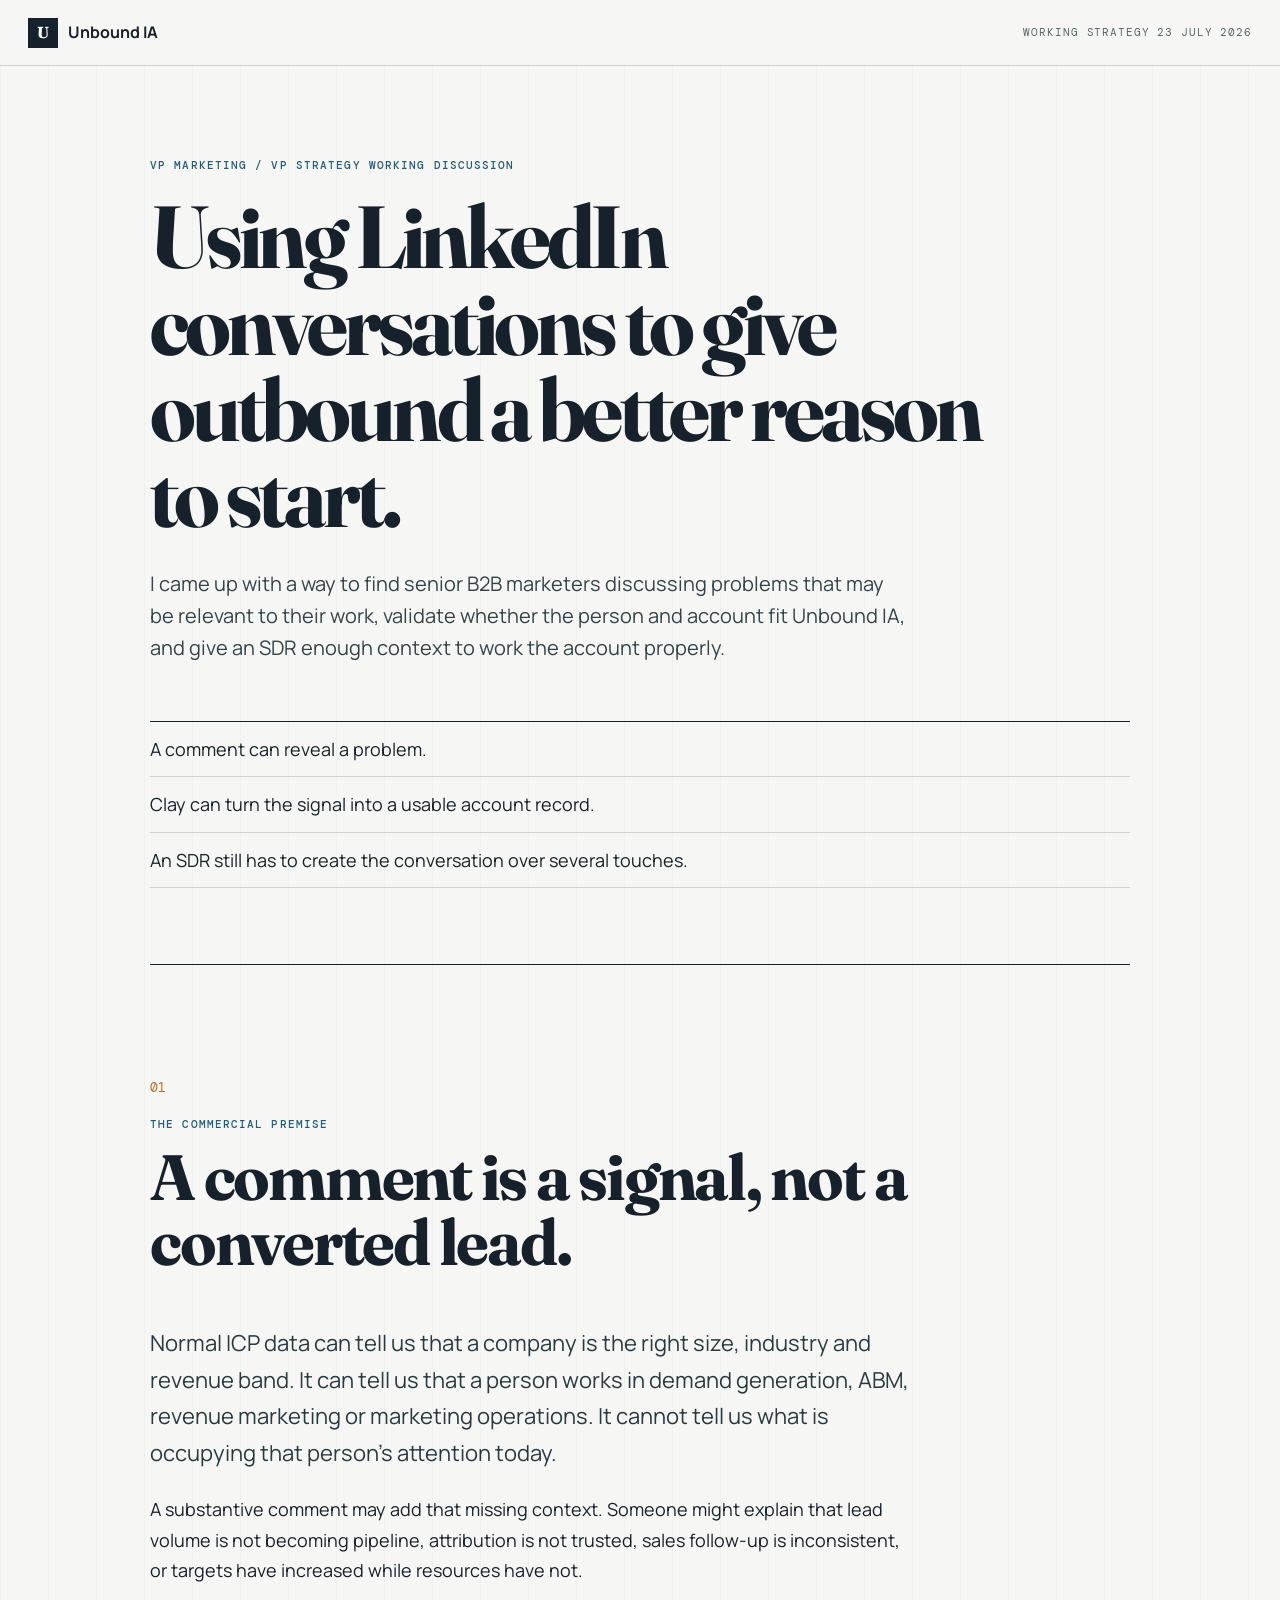
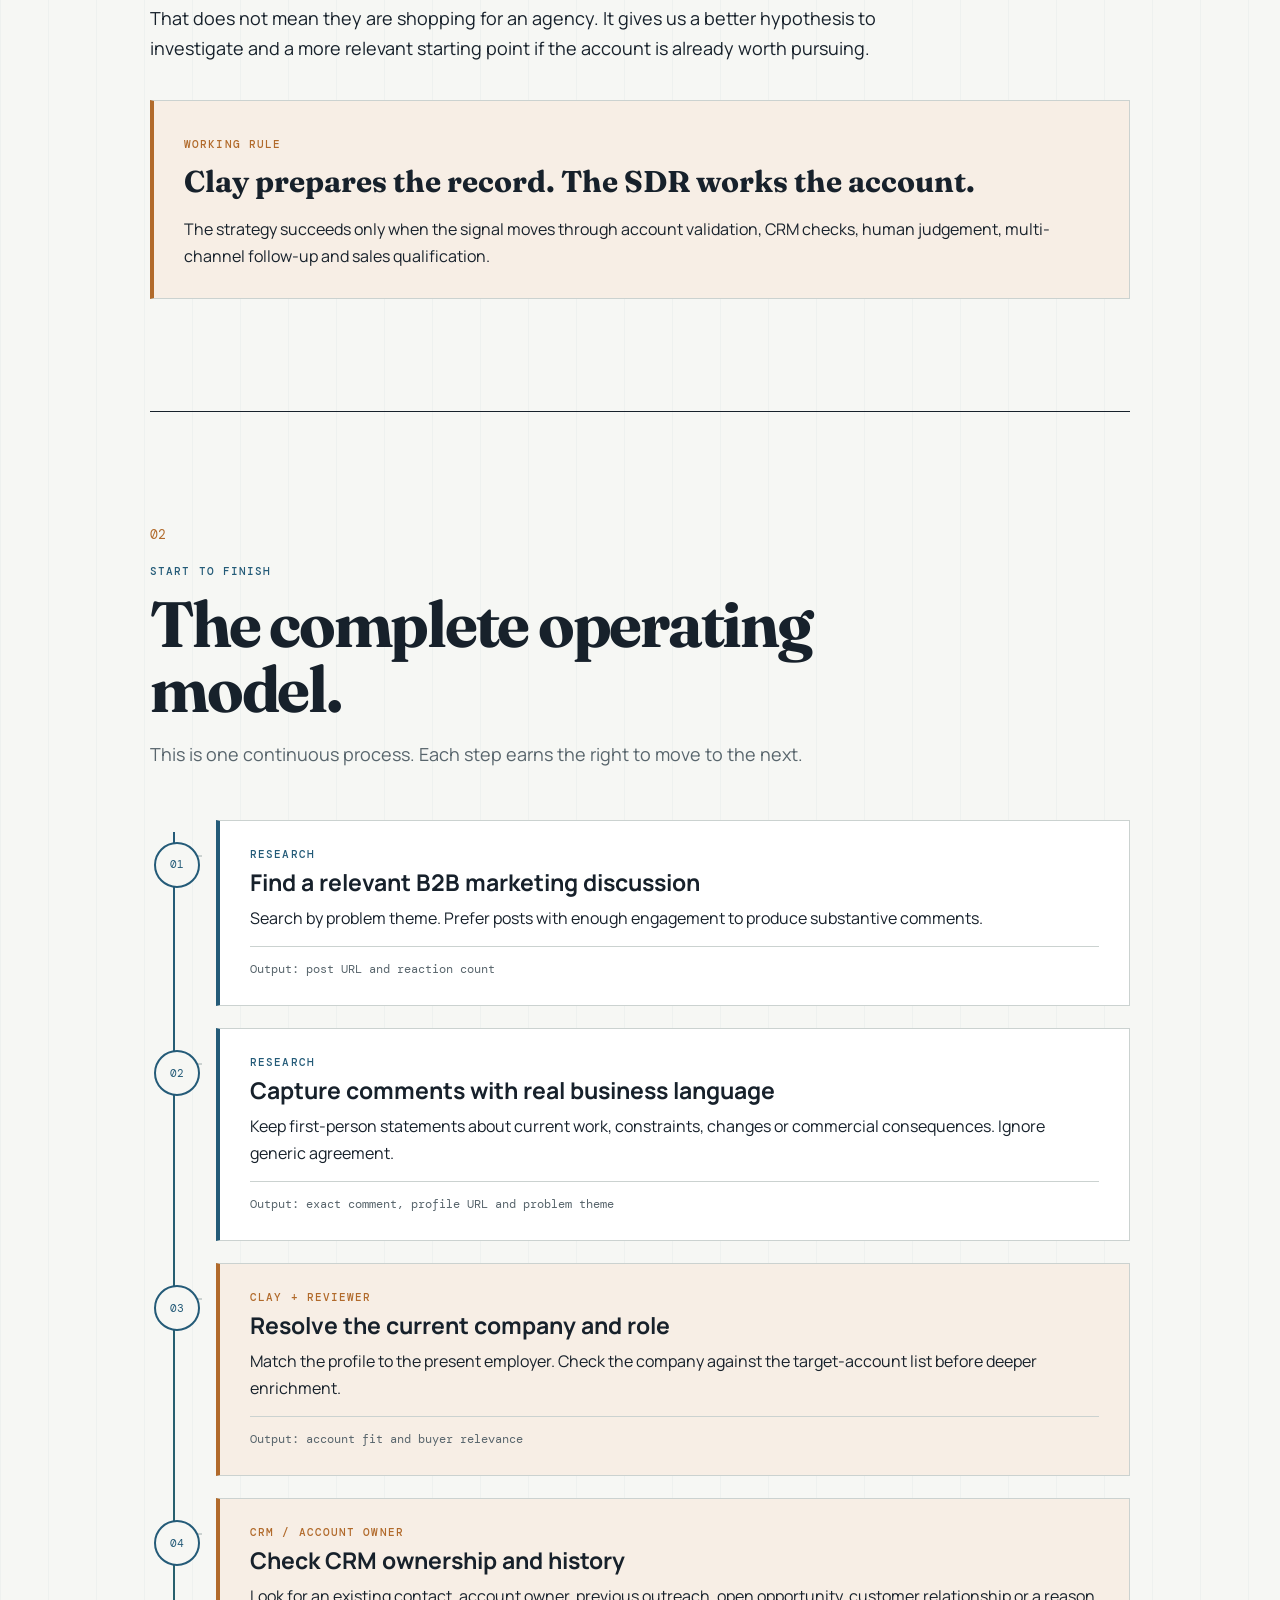
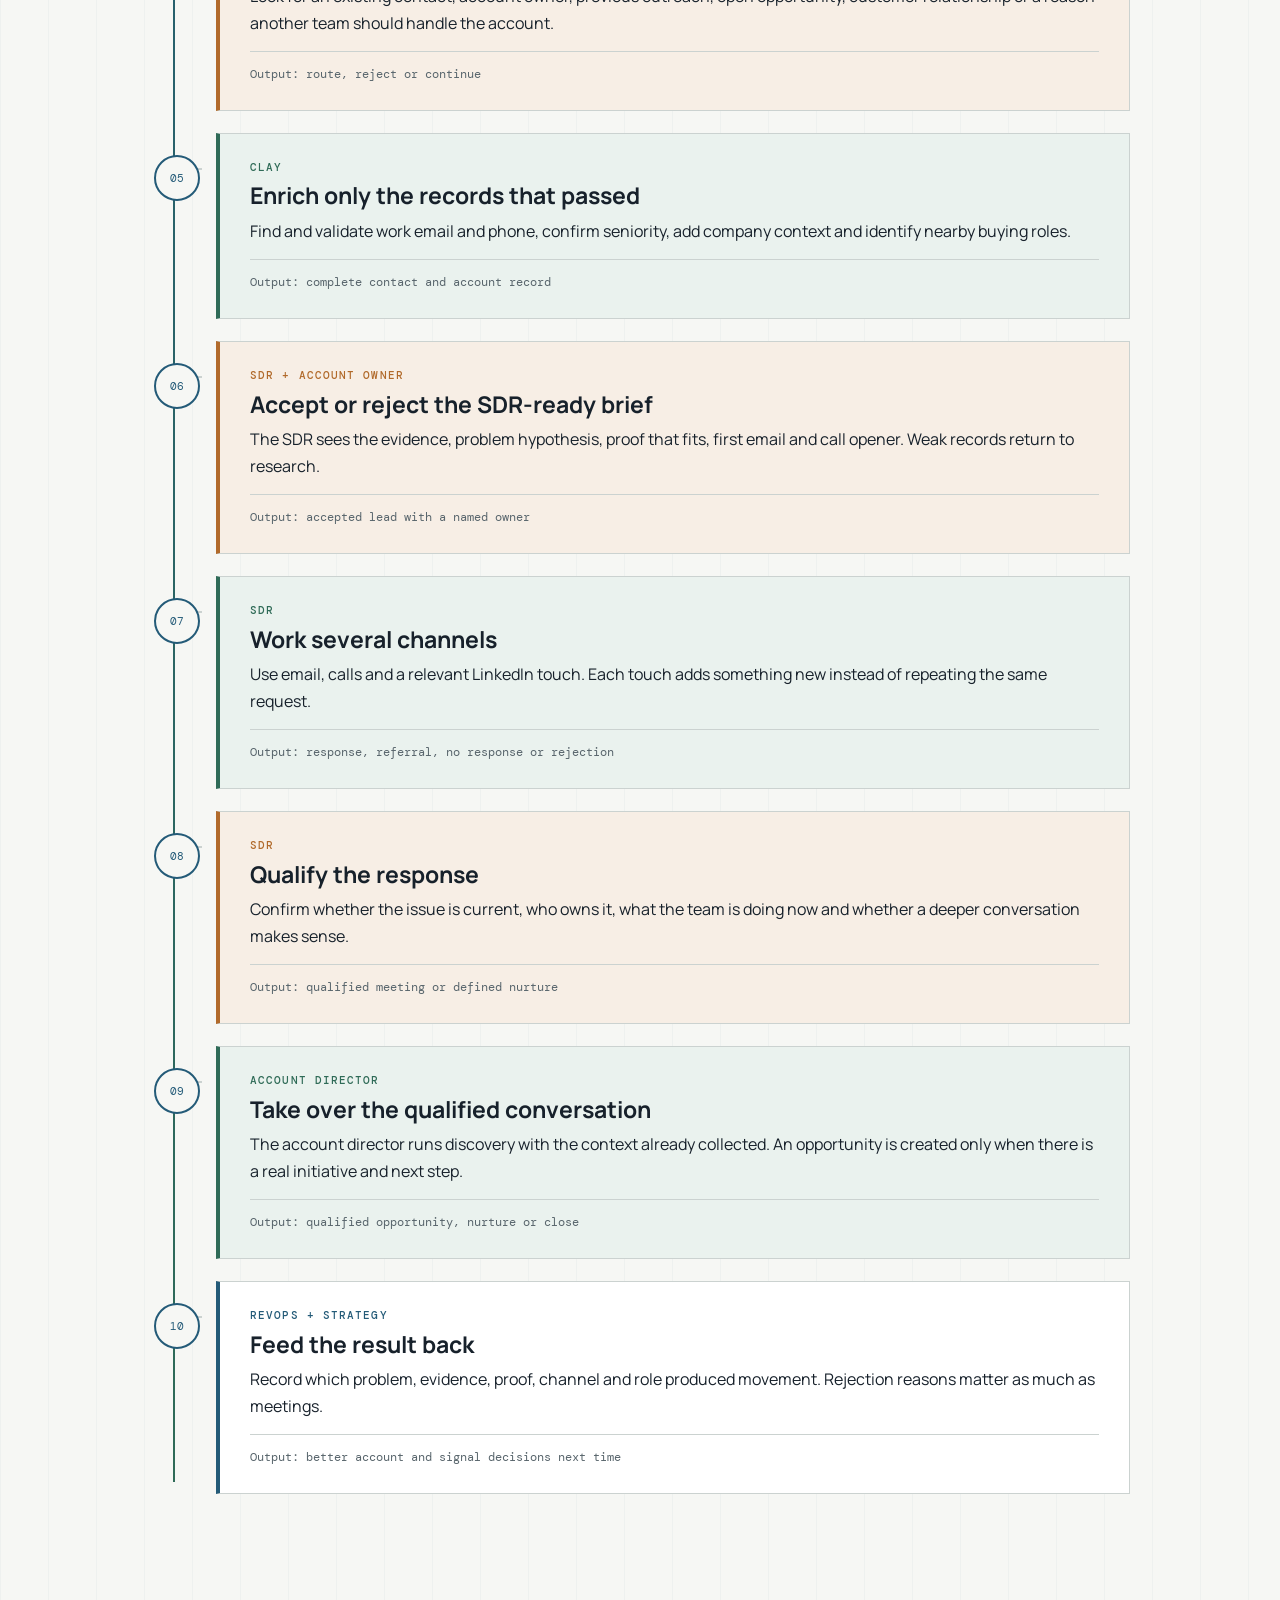
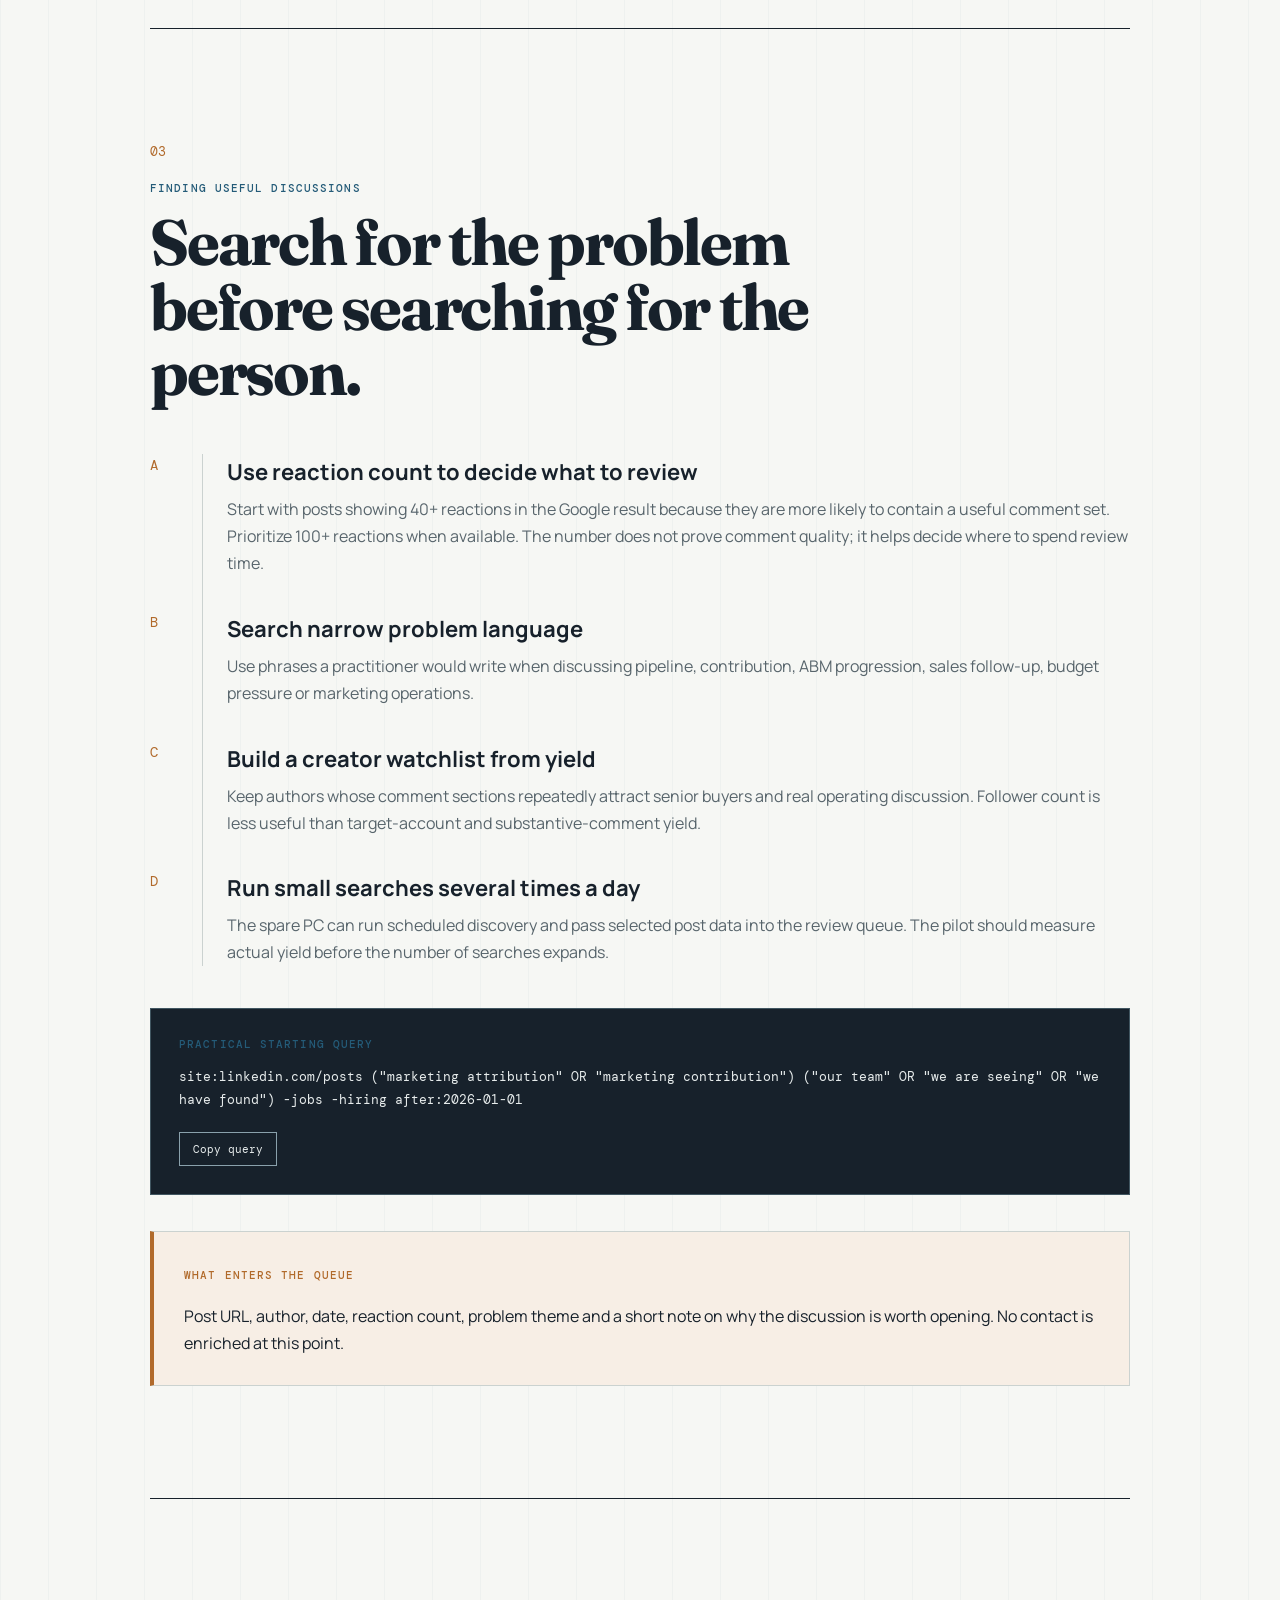
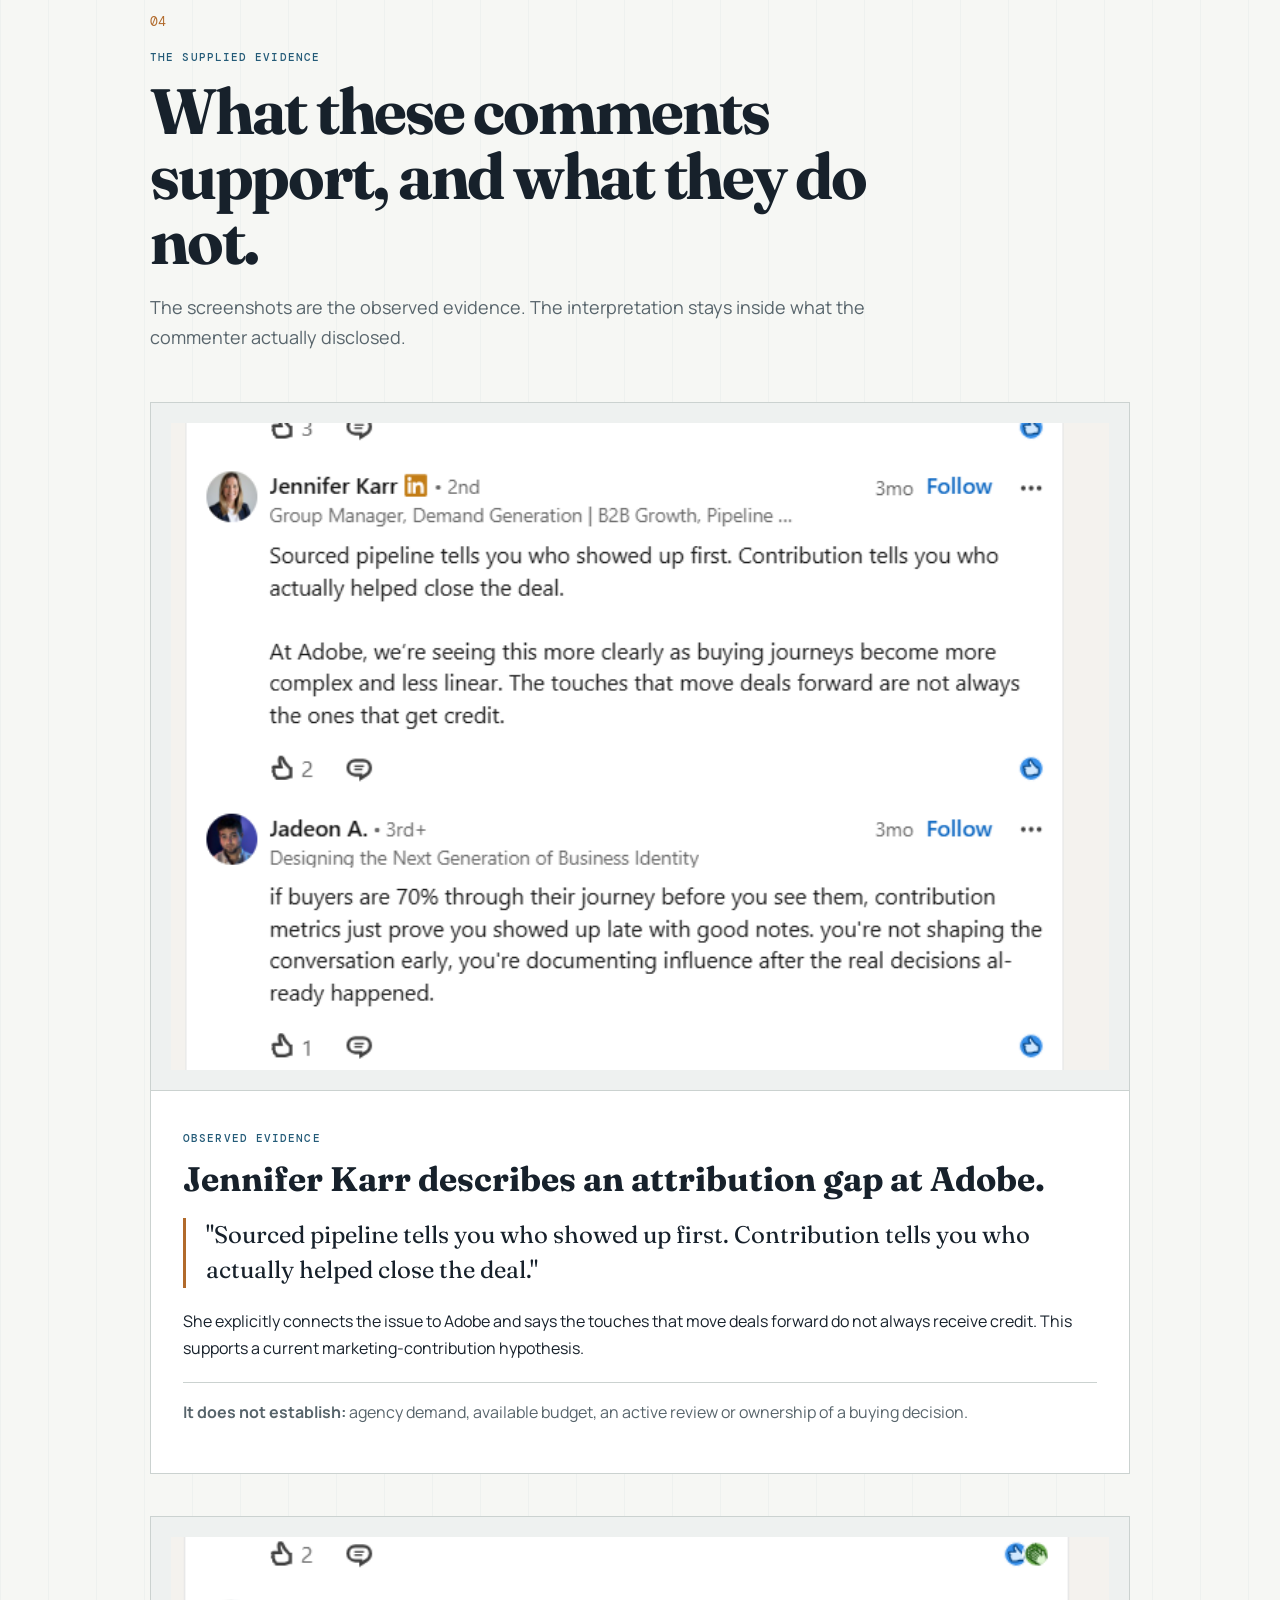
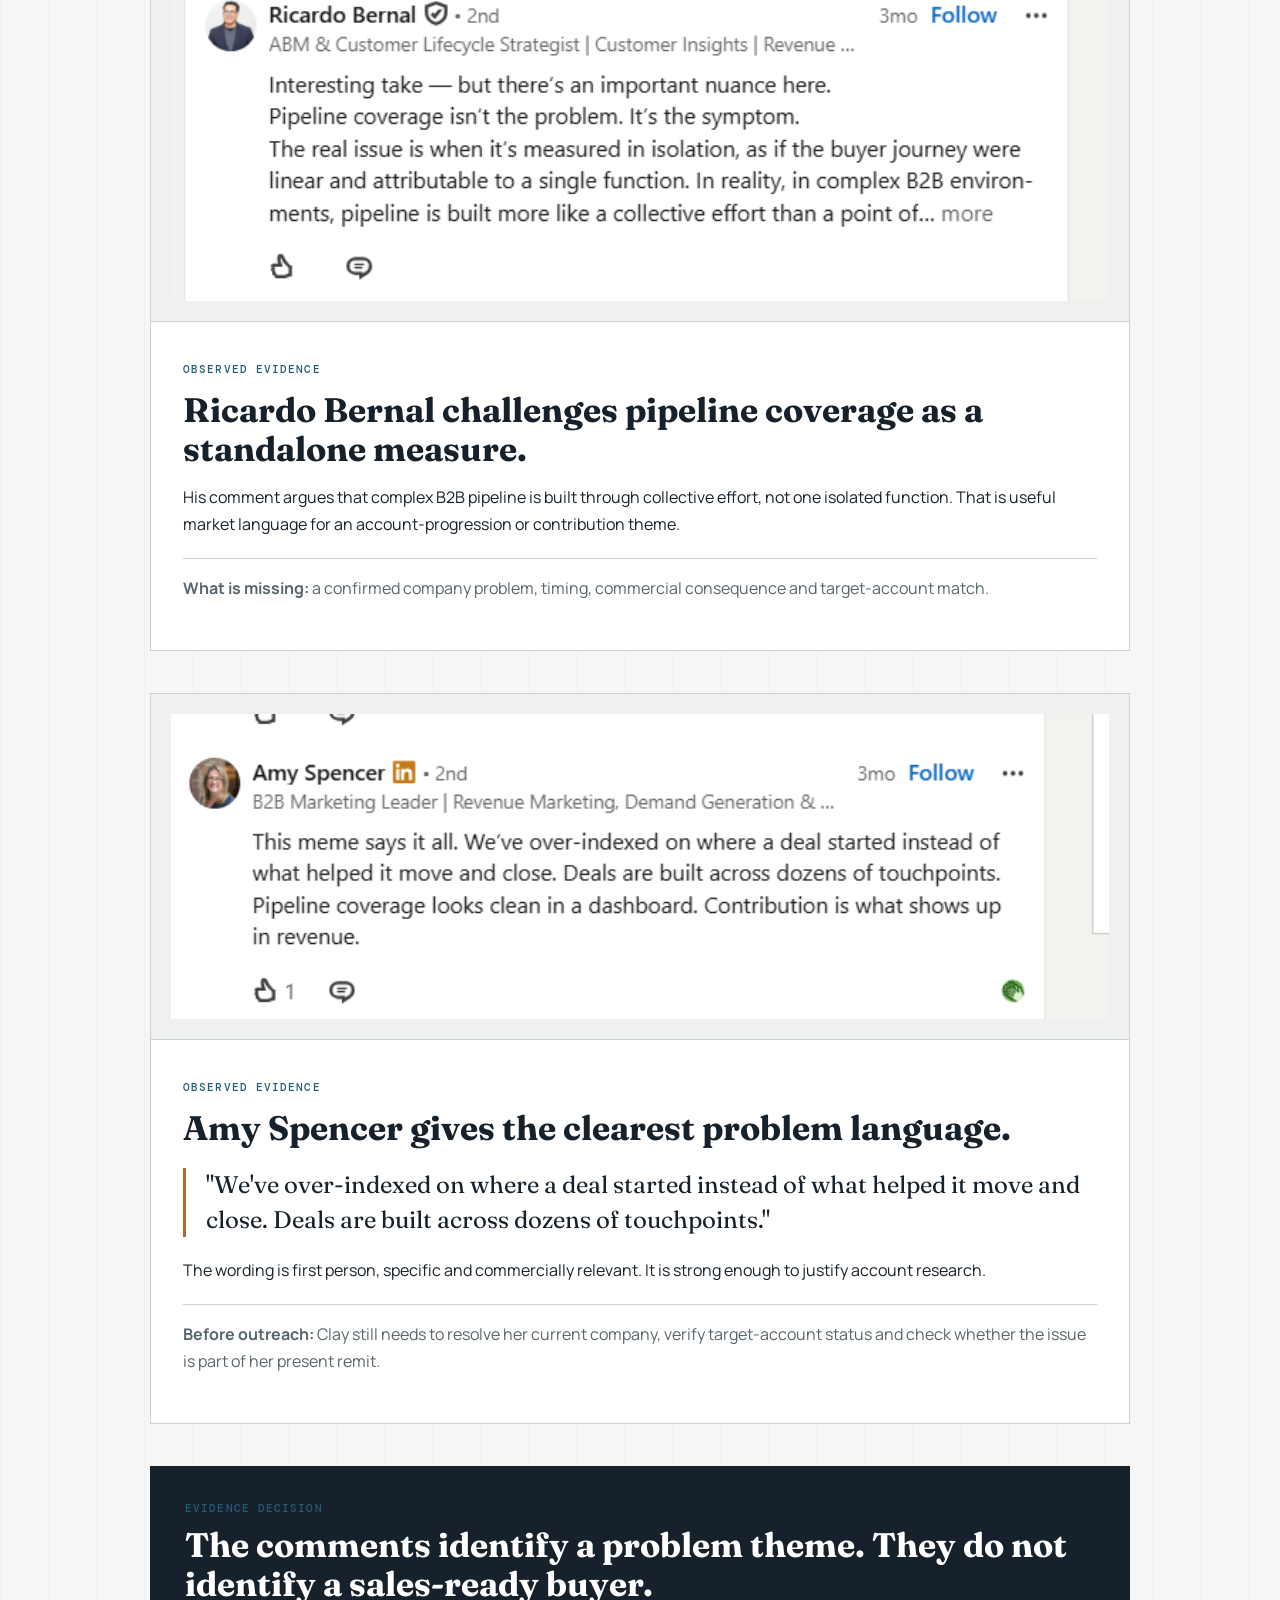
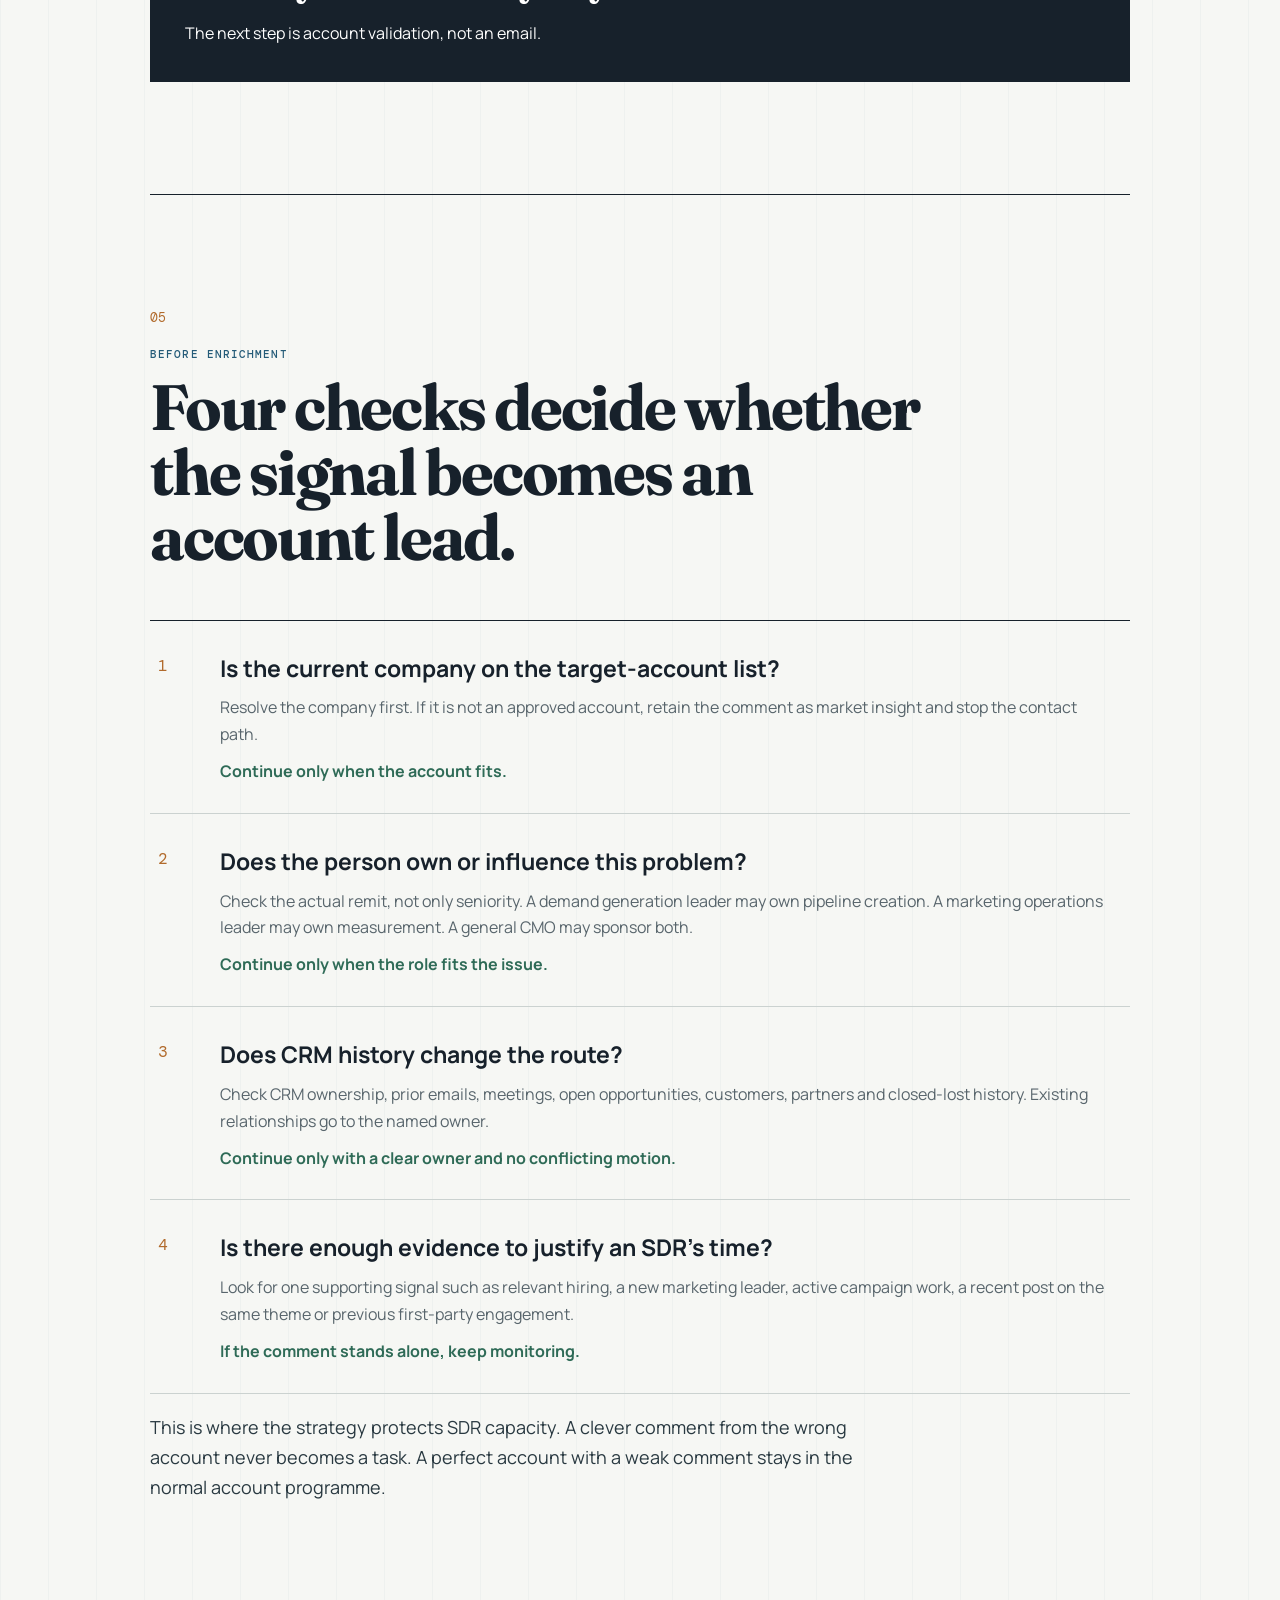
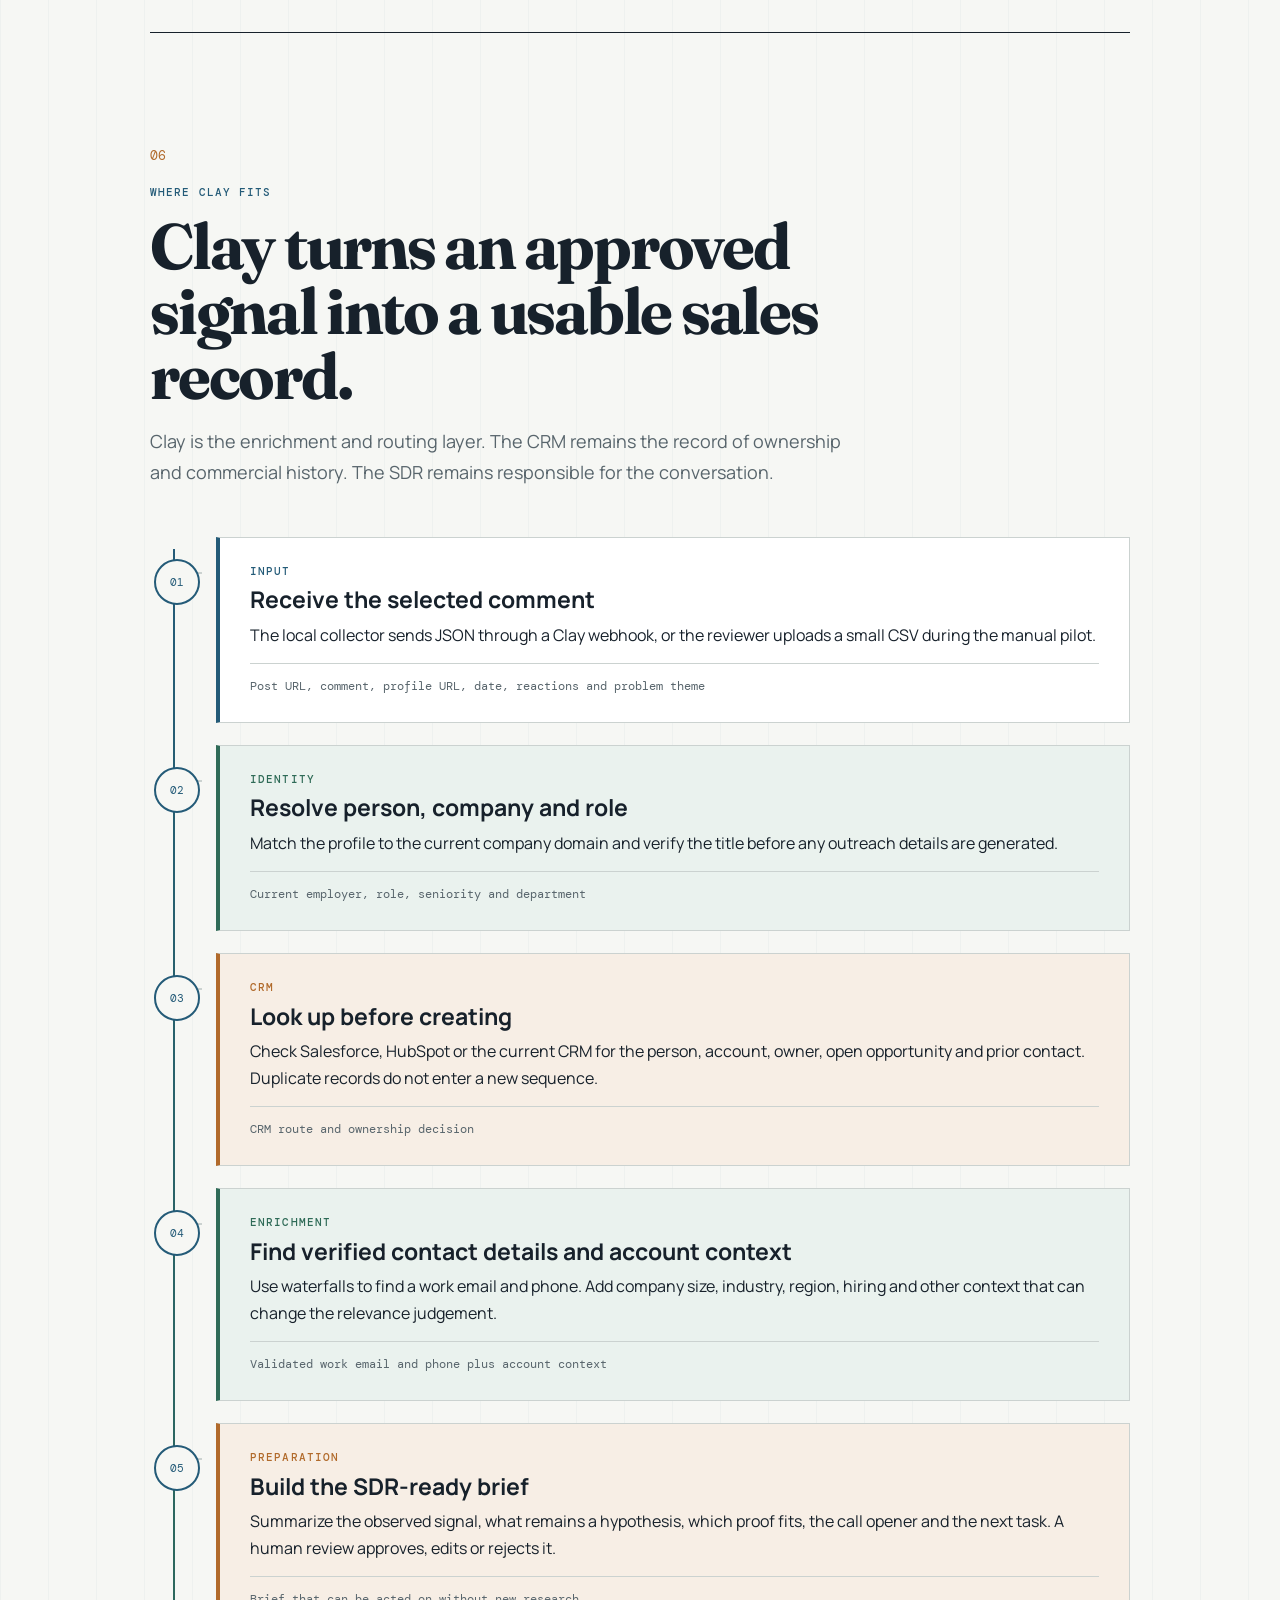
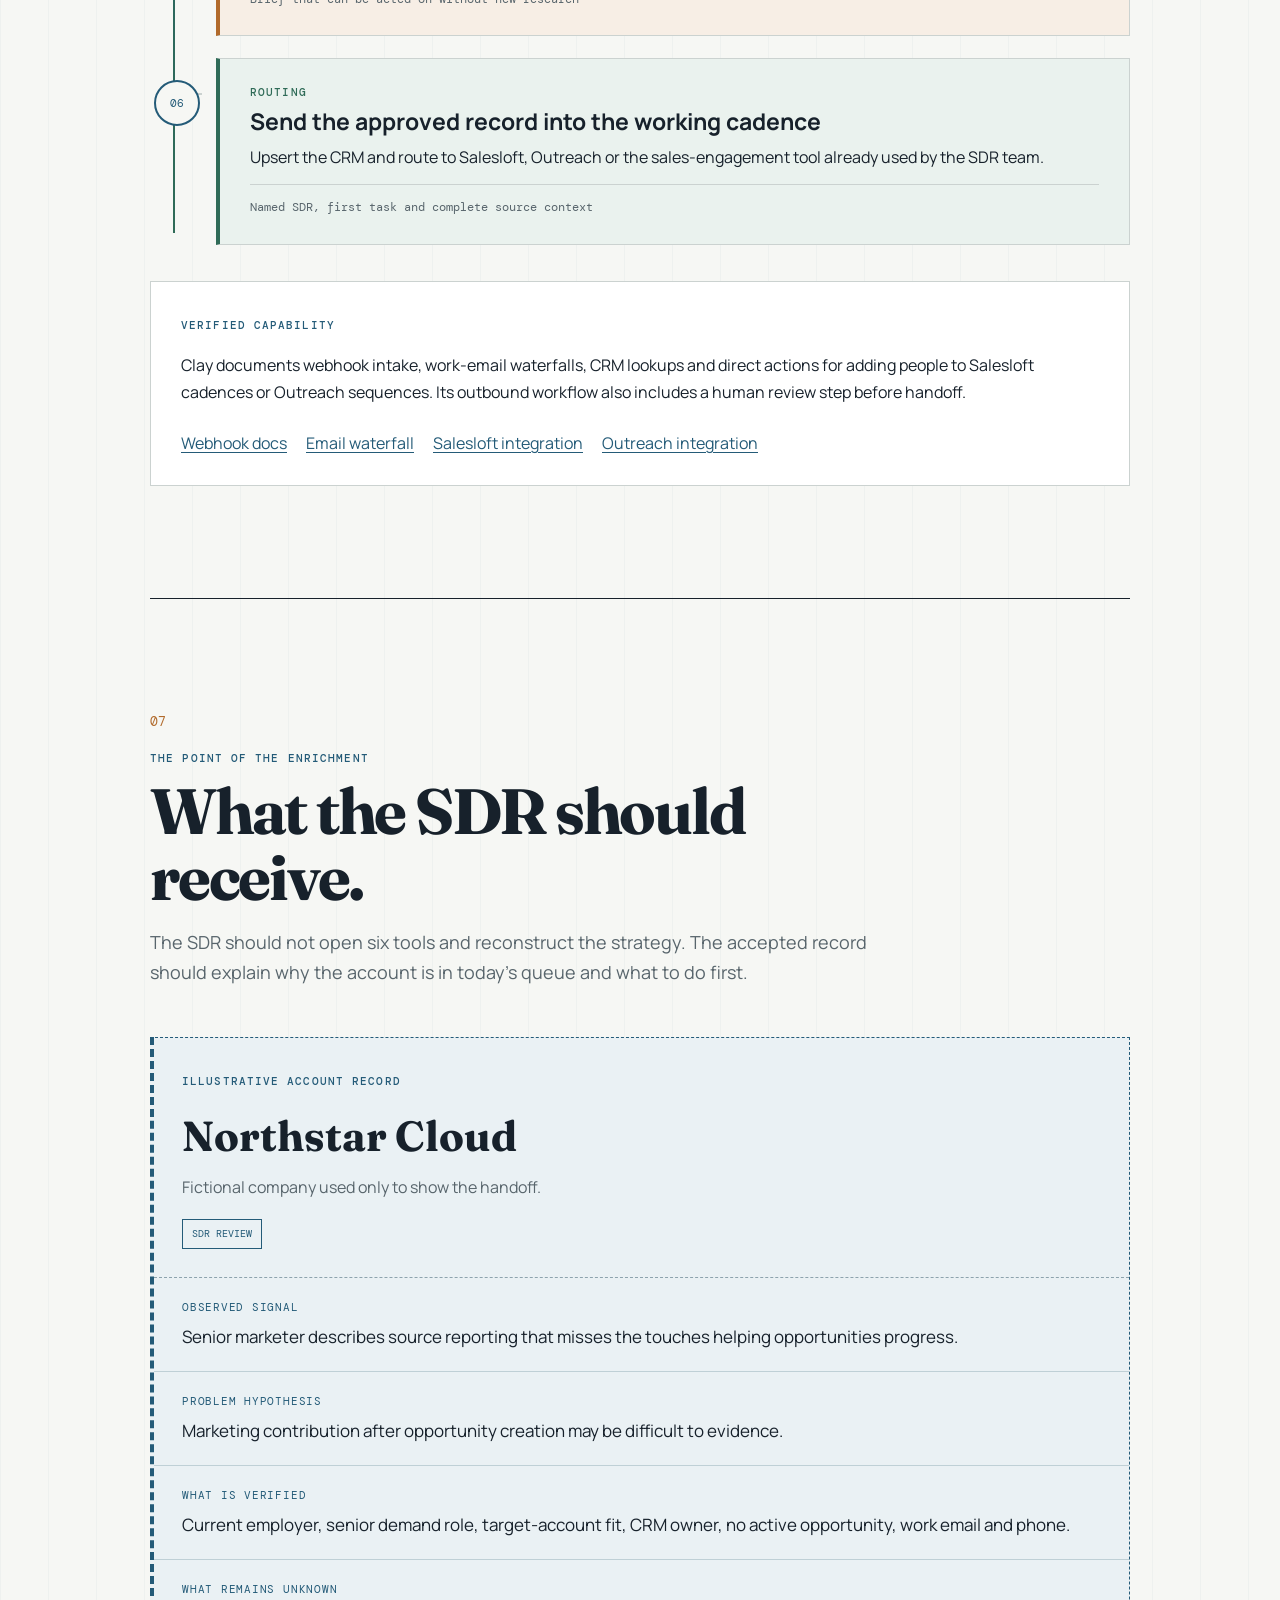
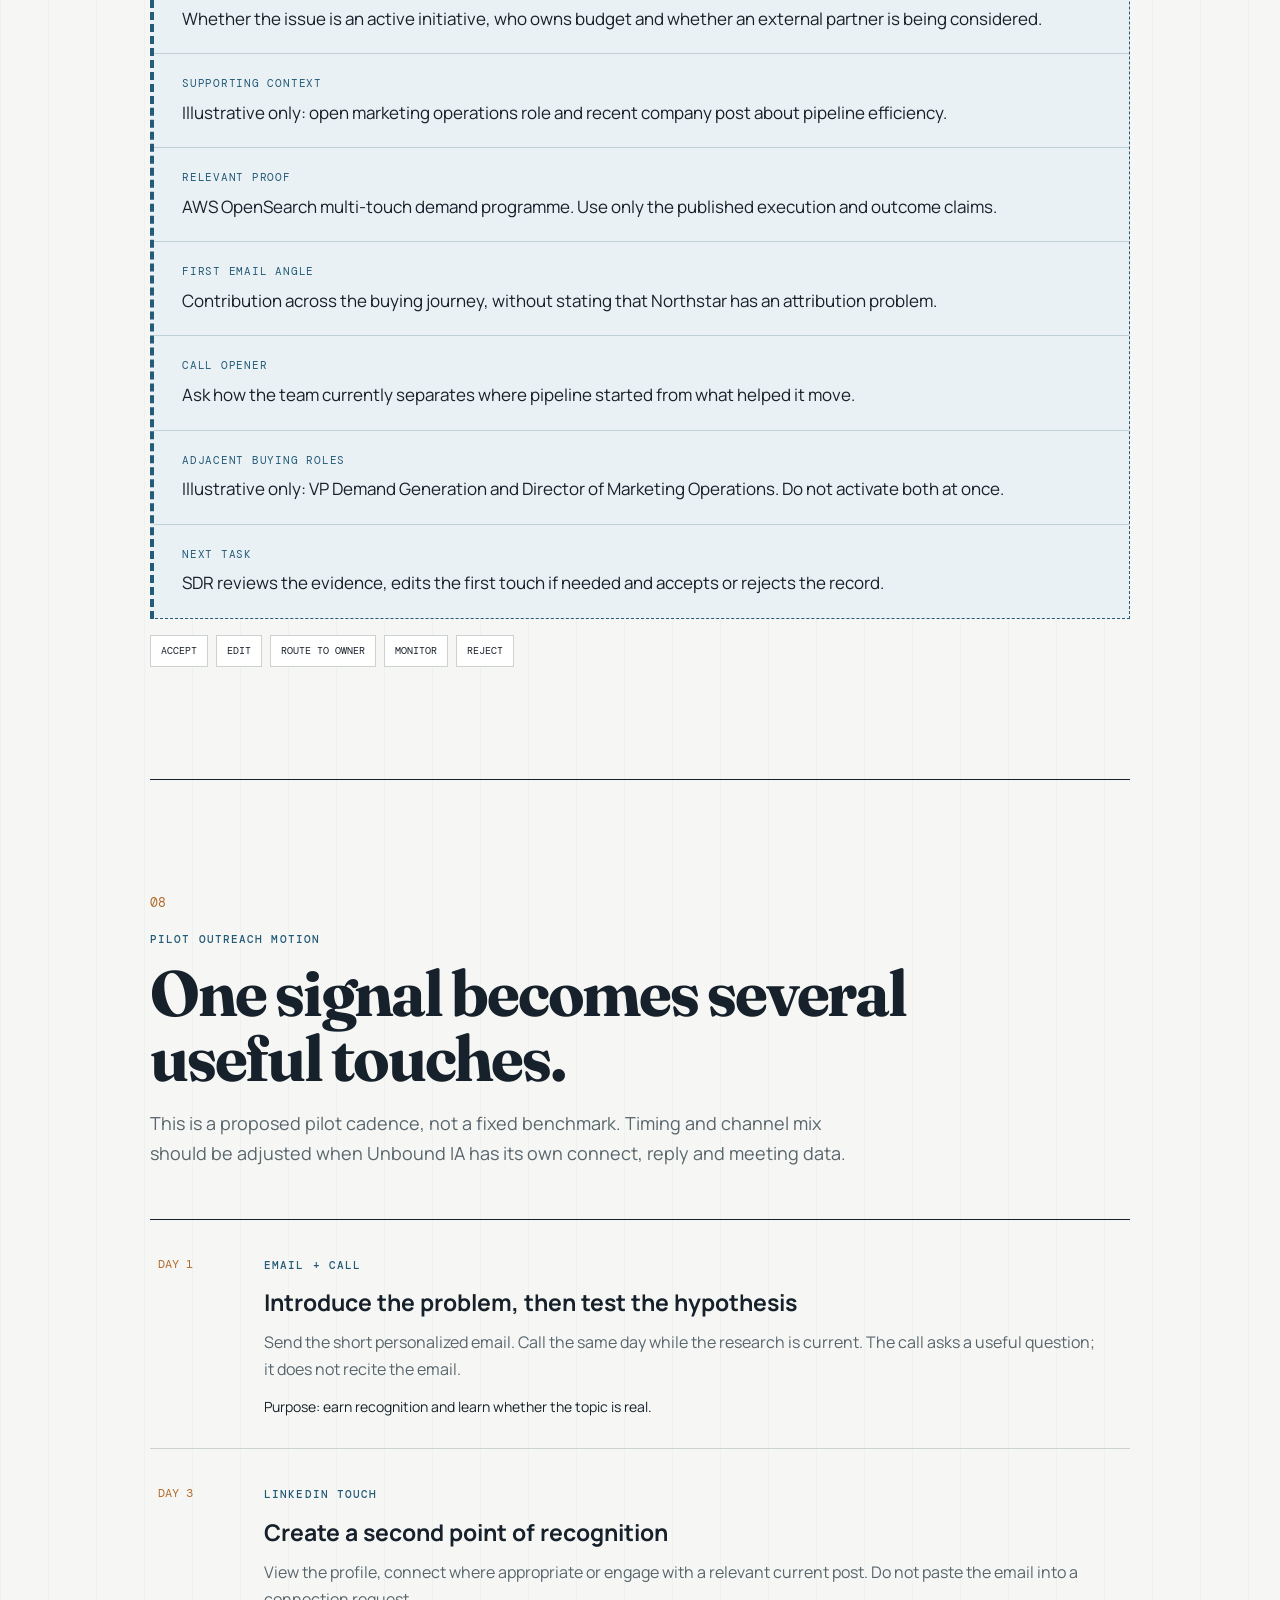
<file: index.html>
<!doctype html>
<html lang="en">
<head>
  <meta charset="utf-8">
  <meta name="viewport" content="width=device-width, initial-scale=1">
  <meta name="description" content="Unbound IA strategy for turning LinkedIn conversation signals into account intelligence, SDR action and qualified pipeline">
  <title>Conversation signal to account action | Unbound IA</title>
  <link rel="preconnect" href="https://fonts.googleapis.com">
  <link rel="preconnect" href="https://fonts.gstatic.com" crossorigin>
  <link href="https://fonts.googleapis.com/css2?family=DM+Mono:wght@400;500&family=Fraunces:opsz,wght@9..144,600;9..144,700&family=Manrope:wght@400;500;600;700&display=swap" rel="stylesheet">
  <link rel="stylesheet" href="styles.css">
</head>
<body>
  <a class="skip-link" href="#main">Skip to presentation</a>
  <div class="reading-progress" id="reading-progress" aria-hidden="true"></div>
  <header class="topbar">
    <a class="brand" href="#top"><span>U</span> Unbound IA</a>
    <p>Working strategy <time datetime="2026-07-23">23 July 2026</time></p>
  </header>

  <main id="main" class="reading-column">
    <section class="hero" id="top" aria-labelledby="hero-title">
      <p class="eyebrow">VP Marketing / VP Strategy working discussion</p>
      <h1 id="hero-title">Using LinkedIn conversations to give outbound a better reason to start.</h1>
      <p class="hero-copy">I came up with a way to find senior B2B marketers discussing problems that may be relevant to their work, validate whether the person and account fit Unbound IA, and give an SDR enough context to work the account properly.</p>
      <div class="hero-statement">
        <p>A comment can reveal a problem.</p>
        <p>Clay can turn the signal into a usable account record.</p>
        <p>An SDR still has to create the conversation over several touches.</p>
      </div>
    </section>

    <section class="chapter" id="premise" aria-labelledby="premise-title">
      <header class="chapter-heading">
        <p class="chapter-number">01</p>
        <p class="eyebrow">The commercial premise</p>
        <h2 id="premise-title">A comment is a signal, not a converted lead.</h2>
      </header>
      <div class="plain-copy">
        <p>Normal ICP data can tell us that a company is the right size, industry and revenue band. It can tell us that a person works in demand generation, ABM, revenue marketing or marketing operations. It cannot tell us what is occupying that person's attention today.</p>
        <p>A substantive comment may add that missing context. Someone might explain that lead volume is not becoming pipeline, attribution is not trusted, sales follow-up is inconsistent, or targets have increased while resources have not.</p>
        <p>That does not mean they are shopping for an agency. It gives us a better hypothesis to investigate and a more relevant starting point if the account is already worth pursuing.</p>
      </div>
      <div class="principle-card state-review">
        <span class="state-label">Working rule</span>
        <strong>Clay prepares the record. The SDR works the account.</strong>
        <p>The strategy succeeds only when the signal moves through account validation, CRM checks, human judgement, multi-channel follow-up and sales qualification.</p>
      </div>
    </section>

    <section class="chapter" id="operating-model" aria-labelledby="operating-title">
      <header class="chapter-heading">
        <p class="chapter-number">02</p>
        <p class="eyebrow">Start to finish</p>
        <h2 id="operating-title">The complete operating model.</h2>
        <p>This is one continuous process. Each step earns the right to move to the next.</p>
      </header>
      <ol class="signal-spine" aria-label="Complete account activation process">
        <li class="spine-step state-observed"><span class="step-index">01</span><div><p class="owner">Research</p><h3>Find a relevant B2B marketing discussion</h3><p>Search by problem theme. Prefer posts with enough engagement to produce substantive comments.</p><p class="output">Output: post URL and reaction count</p></div></li>
        <li class="spine-step state-observed"><span class="step-index">02</span><div><p class="owner">Research</p><h3>Capture comments with real business language</h3><p>Keep first-person statements about current work, constraints, changes or commercial consequences. Ignore generic agreement.</p><p class="output">Output: exact comment, profile URL and problem theme</p></div></li>
        <li class="spine-step state-review"><span class="step-index">03</span><div><p class="owner">Clay + reviewer</p><h3>Resolve the current company and role</h3><p>Match the profile to the present employer. Check the company against the target-account list before deeper enrichment.</p><p class="output">Output: account fit and buyer relevance</p></div></li>
        <li class="spine-step state-review"><span class="step-index">04</span><div><p class="owner">CRM / account owner</p><h3>Check CRM ownership and history</h3><p>Look for an existing contact, account owner, previous outreach, open opportunity, customer relationship or a reason another team should handle the account.</p><p class="output">Output: route, reject or continue</p></div></li>
        <li class="spine-step state-verified"><span class="step-index">05</span><div><p class="owner">Clay</p><h3>Enrich only the records that passed</h3><p>Find and validate work email and phone, confirm seniority, add company context and identify nearby buying roles.</p><p class="output">Output: complete contact and account record</p></div></li>
        <li class="spine-step state-review"><span class="step-index">06</span><div><p class="owner">SDR + account owner</p><h3>Accept or reject the SDR-ready brief</h3><p>The SDR sees the evidence, problem hypothesis, proof that fits, first email and call opener. Weak records return to research.</p><p class="output">Output: accepted lead with a named owner</p></div></li>
        <li class="spine-step state-verified"><span class="step-index">07</span><div><p class="owner">SDR</p><h3>Work several channels</h3><p>Use email, calls and a relevant LinkedIn touch. Each touch adds something new instead of repeating the same request.</p><p class="output">Output: response, referral, no response or rejection</p></div></li>
        <li class="spine-step state-review"><span class="step-index">08</span><div><p class="owner">SDR</p><h3>Qualify the response</h3><p>Confirm whether the issue is current, who owns it, what the team is doing now and whether a deeper conversation makes sense.</p><p class="output">Output: qualified meeting or defined nurture</p></div></li>
        <li class="spine-step state-verified"><span class="step-index">09</span><div><p class="owner">Account director</p><h3>Take over the qualified conversation</h3><p>The account director runs discovery with the context already collected. An opportunity is created only when there is a real initiative and next step.</p><p class="output">Output: qualified opportunity, nurture or close</p></div></li>
        <li class="spine-step state-observed"><span class="step-index">10</span><div><p class="owner">RevOps + strategy</p><h3>Feed the result back</h3><p>Record which problem, evidence, proof, channel and role produced movement. Rejection reasons matter as much as meetings.</p><p class="output">Output: better account and signal decisions next time</p></div></li>
      </ol>
    </section>

    <section class="chapter" id="discovery" aria-labelledby="discovery-title">
      <header class="chapter-heading">
        <p class="chapter-number">03</p>
        <p class="eyebrow">Finding useful discussions</p>
        <h2 id="discovery-title">Search for the problem before searching for the person.</h2>
      </header>
      <div class="vertical-notes">
        <article><span class="note-number">A</span><div><h3>Use reaction count to decide what to review</h3><p>Start with posts showing 40+ reactions in the Google result because they are more likely to contain a useful comment set. Prioritize 100+ reactions when available. The number does not prove comment quality; it helps decide where to spend review time.</p></div></article>
        <article><span class="note-number">B</span><div><h3>Search narrow problem language</h3><p>Use phrases a practitioner would write when discussing pipeline, contribution, ABM progression, sales follow-up, budget pressure or marketing operations.</p></div></article>
        <article><span class="note-number">C</span><div><h3>Build a creator watchlist from yield</h3><p>Keep authors whose comment sections repeatedly attract senior buyers and real operating discussion. Follower count is less useful than target-account and substantive-comment yield.</p></div></article>
        <article><span class="note-number">D</span><div><h3>Run small searches several times a day</h3><p>The spare PC can run scheduled discovery and pass selected post data into the review queue. The pilot should measure actual yield before the number of searches expands.</p></div></article>
      </div>
      <div class="query-card">
        <p class="state-label">Practical starting query</p>
        <code>site:linkedin.com/posts ("marketing attribution" OR "marketing contribution") ("our team" OR "we are seeing" OR "we have found") -jobs -hiring after:2026-01-01</code>
        <button class="copy-query" data-query='site:linkedin.com/posts ("marketing attribution" OR "marketing contribution") ("our team" OR "we are seeing" OR "we have found") -jobs -hiring after:2026-01-01'>Copy query</button>
      </div>
      <div class="review-rule state-review">
        <span class="state-label">What enters the queue</span>
        <p>Post URL, author, date, reaction count, problem theme and a short note on why the discussion is worth opening. No contact is enriched at this point.</p>
      </div>
    </section>

    <section class="chapter" id="evidence" aria-labelledby="evidence-title">
      <header class="chapter-heading">
        <p class="chapter-number">04</p>
        <p class="eyebrow">The supplied evidence</p>
        <h2 id="evidence-title">What these comments support, and what they do not.</h2>
        <p>The screenshots are the observed evidence. The interpretation stays inside what the commenter actually disclosed.</p>
      </header>
      <figure class="evidence-card state-observed">
        <div class="evidence-image"><img src="assets/source-examples/converstion example.png" alt="LinkedIn comments by Jennifer Karr and Jadeon A. about contribution and complex buyer journeys"></div>
        <figcaption>
          <span class="state-label">Observed evidence</span>
          <h3>Jennifer Karr describes an attribution gap at Adobe.</h3>
          <blockquote>"Sourced pipeline tells you who showed up first. Contribution tells you who actually helped close the deal."</blockquote>
          <p>She explicitly connects the issue to Adobe and says the touches that move deals forward do not always receive credit. This supports a current marketing-contribution hypothesis.</p>
          <p class="boundary"><strong>It does not establish:</strong> agency demand, available budget, an active review or ownership of a buying decision.</p>
        </figcaption>
      </figure>
      <figure class="evidence-card state-observed">
        <div class="evidence-image"><img src="assets/source-examples/conversion example 2.png" alt="LinkedIn comment by Ricardo Bernal about pipeline coverage and the collective B2B buyer journey"></div>
        <figcaption>
          <span class="state-label">Observed evidence</span>
          <h3>Ricardo Bernal challenges pipeline coverage as a standalone measure.</h3>
          <p>His comment argues that complex B2B pipeline is built through collective effort, not one isolated function. That is useful market language for an account-progression or contribution theme.</p>
          <p class="boundary"><strong>What is missing:</strong> a confirmed company problem, timing, commercial consequence and target-account match.</p>
        </figcaption>
      </figure>
      <figure class="evidence-card state-observed">
        <div class="evidence-image"><img src="assets/source-examples/converstion example 3.png" alt="LinkedIn comment by Amy Spencer about deal-source reporting and dozens of touchpoints"></div>
        <figcaption>
          <span class="state-label">Observed evidence</span>
          <h3>Amy Spencer gives the clearest problem language.</h3>
          <blockquote>"We've over-indexed on where a deal started instead of what helped it move and close. Deals are built across dozens of touchpoints."</blockquote>
          <p>The wording is first person, specific and commercially relevant. It is strong enough to justify account research.</p>
          <p class="boundary"><strong>Before outreach:</strong> Clay still needs to resolve her current company, verify target-account status and check whether the issue is part of her present remit.</p>
        </figcaption>
      </figure>
      <aside class="evidence-conclusion">
        <p class="state-label">Evidence decision</p>
        <h3>The comments identify a problem theme. They do not identify a sales-ready buyer.</h3>
        <p>The next step is account validation, not an email.</p>
      </aside>
    </section>

    <section class="chapter" id="validation" aria-labelledby="validation-title">
      <header class="chapter-heading">
        <p class="chapter-number">05</p>
        <p class="eyebrow">Before enrichment</p>
        <h2 id="validation-title">Four checks decide whether the signal becomes an account lead.</h2>
      </header>
      <ol class="decision-list">
        <li><span>1</span><div><h3>Is the current company on the target-account list?</h3><p>Resolve the company first. If it is not an approved account, retain the comment as market insight and stop the contact path.</p><strong>Continue only when the account fits.</strong></div></li>
        <li><span>2</span><div><h3>Does the person own or influence this problem?</h3><p>Check the actual remit, not only seniority. A demand generation leader may own pipeline creation. A marketing operations leader may own measurement. A general CMO may sponsor both.</p><strong>Continue only when the role fits the issue.</strong></div></li>
        <li><span>3</span><div><h3>Does CRM history change the route?</h3><p>Check CRM ownership, prior emails, meetings, open opportunities, customers, partners and closed-lost history. Existing relationships go to the named owner.</p><strong>Continue only with a clear owner and no conflicting motion.</strong></div></li>
        <li><span>4</span><div><h3>Is there enough evidence to justify an SDR's time?</h3><p>Look for one supporting signal such as relevant hiring, a new marketing leader, active campaign work, a recent post on the same theme or previous first-party engagement.</p><strong>If the comment stands alone, keep monitoring.</strong></div></li>
      </ol>
      <div class="plain-copy compact">
        <p>This is where the strategy protects SDR capacity. A clever comment from the wrong account never becomes a task. A perfect account with a weak comment stays in the normal account programme.</p>
      </div>
    </section>

    <section class="chapter" id="clay" aria-labelledby="clay-title">
      <header class="chapter-heading">
        <p class="chapter-number">06</p>
        <p class="eyebrow">Where Clay fits</p>
        <h2 id="clay-title">Clay turns an approved signal into a usable sales record.</h2>
        <p>Clay is the enrichment and routing layer. The CRM remains the record of ownership and commercial history. The SDR remains responsible for the conversation.</p>
      </header>
      <ol class="signal-spine compact-spine">
        <li class="spine-step state-observed"><span class="step-index">01</span><div><p class="owner">Input</p><h3>Receive the selected comment</h3><p>The local collector sends JSON through a Clay webhook, or the reviewer uploads a small CSV during the manual pilot.</p><p class="output">Post URL, comment, profile URL, date, reactions and problem theme</p></div></li>
        <li class="spine-step state-verified"><span class="step-index">02</span><div><p class="owner">Identity</p><h3>Resolve person, company and role</h3><p>Match the profile to the current company domain and verify the title before any outreach details are generated.</p><p class="output">Current employer, role, seniority and department</p></div></li>
        <li class="spine-step state-review"><span class="step-index">03</span><div><p class="owner">CRM</p><h3>Look up before creating</h3><p>Check Salesforce, HubSpot or the current CRM for the person, account, owner, open opportunity and prior contact. Duplicate records do not enter a new sequence.</p><p class="output">CRM route and ownership decision</p></div></li>
        <li class="spine-step state-verified"><span class="step-index">04</span><div><p class="owner">Enrichment</p><h3>Find verified contact details and account context</h3><p>Use waterfalls to find a work email and phone. Add company size, industry, region, hiring and other context that can change the relevance judgement.</p><p class="output">Validated work email and phone plus account context</p></div></li>
        <li class="spine-step state-review"><span class="step-index">05</span><div><p class="owner">Preparation</p><h3>Build the SDR-ready brief</h3><p>Summarize the observed signal, what remains a hypothesis, which proof fits, the call opener and the next task. A human review approves, edits or rejects it.</p><p class="output">Brief that can be acted on without new research</p></div></li>
        <li class="spine-step state-verified"><span class="step-index">06</span><div><p class="owner">Routing</p><h3>Send the approved record into the working cadence</h3><p>Upsert the CRM and route to Salesloft, Outreach or the sales-engagement tool already used by the SDR team.</p><p class="output">Named SDR, first task and complete source context</p></div></li>
      </ol>
      <div class="source-note">
        <span class="state-label">Verified capability</span>
        <p>Clay documents webhook intake, work-email waterfalls, CRM lookups and direct actions for adding people to Salesloft cadences or Outreach sequences. Its outbound workflow also includes a human review step before handoff.</p>
        <p><a href="https://university.clay.com/docs/webhook-integration-guide" target="_blank" rel="noreferrer">Webhook docs</a> <a href="https://university.clay.com/docs/work-email-waterfall" target="_blank" rel="noreferrer">Email waterfall</a> <a href="https://university.clay.com/docs/salesloft-integration-overview" target="_blank" rel="noreferrer">Salesloft integration</a> <a href="https://university.clay.com/docs/outreach-integration-overview" target="_blank" rel="noreferrer">Outreach integration</a></p>
      </div>
    </section>

    <section class="chapter" id="sdr-brief" aria-labelledby="brief-title">
      <header class="chapter-heading">
        <p class="chapter-number">07</p>
        <p class="eyebrow">The point of the enrichment</p>
        <h2 id="brief-title">What the SDR should receive.</h2>
        <p>The SDR should not open six tools and reconstruct the strategy. The accepted record should explain why the account is in today's queue and what to do first.</p>
      </header>
      <article class="record-card state-illustrative">
        <header><div><span class="state-label">Illustrative account record</span><h3>Northstar Cloud</h3><p>Fictional company used only to show the handoff.</p></div><span class="record-status">SDR review</span></header>
        <dl class="record-fields">
          <div><dt>Observed signal</dt><dd>Senior marketer describes source reporting that misses the touches helping opportunities progress.</dd></div>
          <div><dt>Problem hypothesis</dt><dd>Marketing contribution after opportunity creation may be difficult to evidence.</dd></div>
          <div><dt>What is verified</dt><dd>Current employer, senior demand role, target-account fit, CRM owner, no active opportunity, work email and phone.</dd></div>
          <div><dt>What remains unknown</dt><dd>Whether the issue is an active initiative, who owns budget and whether an external partner is being considered.</dd></div>
          <div><dt>Supporting context</dt><dd>Illustrative only: open marketing operations role and recent company post about pipeline efficiency.</dd></div>
          <div><dt>Relevant proof</dt><dd>AWS OpenSearch multi-touch demand programme. Use only the published execution and outcome claims.</dd></div>
          <div><dt>First email angle</dt><dd>Contribution across the buying journey, without stating that Northstar has an attribution problem.</dd></div>
          <div><dt>Call opener</dt><dd>Ask how the team currently separates where pipeline started from what helped it move.</dd></div>
          <div><dt>Adjacent buying roles</dt><dd>Illustrative only: VP Demand Generation and Director of Marketing Operations. Do not activate both at once.</dd></div>
          <div><dt>Next task</dt><dd>SDR reviews the evidence, edits the first touch if needed and accepts or rejects the record.</dd></div>
        </dl>
      </article>
      <div class="review-actions" aria-label="Available SDR review outcomes">
        <span>Accept</span><span>Edit</span><span>Route to owner</span><span>Monitor</span><span>Reject</span>
      </div>
    </section>

    <section class="chapter" id="cadence" aria-labelledby="cadence-title">
      <header class="chapter-heading">
        <p class="chapter-number">08</p>
        <p class="eyebrow">Pilot outreach motion</p>
        <h2 id="cadence-title">One signal becomes several useful touches.</h2>
        <p>This is a proposed pilot cadence, not a fixed benchmark. Timing and channel mix should be adjusted when Unbound IA has its own connect, reply and meeting data.</p>
      </header>
      <ol class="cadence-list">
        <li><time>Day 1</time><div><span class="channel">Email + call</span><h3>Introduce the problem, then test the hypothesis</h3><p>Send the short personalized email. Call the same day while the research is current. The call asks a useful question; it does not recite the email.</p><p class="goal">Purpose: earn recognition and learn whether the topic is real.</p></div></li>
        <li><time>Day 3</time><div><span class="channel">LinkedIn touch</span><h3>Create a second point of recognition</h3><p>View the profile, connect where appropriate or engage with a relevant current post. Do not paste the email into a connection request.</p><p class="goal">Purpose: make the SDR familiar without forcing another pitch.</p></div></li>
        <li><time>Day 5</time><div><span class="channel">Call + voicemail</span><h3>Use the commercial consequence</h3><p>Ask how the team shows which marketing activity helped pipeline progress. Leave a short voicemail only if there is a clear reason to call back.</p><p class="goal">Purpose: test relevance in the fastest channel.</p></div></li>
        <li><time>Day 7</time><div><span class="channel">Proof email</span><h3>Add evidence instead of repeating the first message</h3><p>Share the most relevant published Unbound IA example. Explain the operating approach it proves and keep the claims inside the case study.</p><p class="goal">Purpose: show that Unbound IA has done related work.</p></div></li>
        <li><time>Day 10</time><div><span class="channel">Account decision</span><h3>Choose whether to multi-thread</h3><p>If account evidence is strong and the first contact is not the clear owner, the SDR may approach one adjacent stakeholder with a role-specific angle. Do not send the same copy to the whole team.</p><p class="goal">Purpose: find the right owner, not create volume.</p></div></li>
        <li><time>Day 12</time><div><span class="channel">Email + call</span><h3>Close the first sequence cleanly</h3><p>Offer one defined conversation and make it easy to say that the timing is wrong. If there is no response, stop the sequence.</p><p class="goal">Purpose: get a decision or release the SDR's time.</p></div></li>
        <li><time>After</time><div><span class="channel">CRM disposition</span><h3>Qualify, refer, nurture, monitor or close</h3><p>A new signal can reopen the account later. Silence alone is not a reason to continue sending.</p><p class="goal">Purpose: preserve account history and improve the next decision.</p></div></li>
      </ol>
      <div class="source-note">
        <span class="state-label">Research basis</span>
        <p>Gong recommends a multi-channel cadence and treating six to twelve touches as a starting range, then adjusting the sequence from the team's own history. The cadence above is intentionally smaller and designed for a controlled pilot.</p>
        <a href="https://www.gong.io/blog/sales-cadence" target="_blank" rel="noreferrer">Read Gong's cadence guidance</a>
      </div>
    </section>

    <section class="chapter" id="response" aria-labelledby="response-title">
      <header class="chapter-heading">
        <p class="chapter-number">09</p>
        <p class="eyebrow">After somebody responds</p>
        <h2 id="response-title">A positive reply is the start of qualification.</h2>
      </header>
      <ol class="decision-list outcome-list">
        <li><span>1</span><div><h3>Confirm the issue</h3><p>Is this a current operating problem, an old experience, or simply a point of view? The SDR replaces the hypothesis with the buyer's actual words.</p></div></li>
        <li><span>2</span><div><h3>Understand ownership</h3><p>Who is responsible for the outcome? Who is affected by it? Which marketing, sales, operations or finance stakeholders influence the decision?</p></div></li>
        <li><span>3</span><div><h3>Understand the current approach</h3><p>What has the team tried? Where does the existing process break? Is the gap strategic, operational, creative, channel-related or measurement-related?</p></div></li>
        <li><span>4</span><div><h3>Decide the next commercial step</h3><p>If there is a current initiative and relevant owner, book a focused meeting with the account director. If timing is later, set a nurture date and the next useful touch.</p></div></li>
      </ol>
      <div class="outcome-stack">
        <article class="state-verified"><span class="state-label">Qualified</span><h3>Meeting held and a real initiative confirmed</h3><p>The account director owns discovery. Create a qualified opportunity only when there is a defined problem, relevant stakeholders and agreed next step.</p></article>
        <article class="state-review"><span class="state-label">Not ready</span><h3>Relevant issue, no current project</h3><p>Move to nurture with a date, content or market trigger that justifies the next contact.</p></article>
        <article class="state-observed"><span class="state-label">Referral</span><h3>Right account, wrong person</h3><p>Ask for the correct owner or use Clay to map the adjacent role. Preserve the context in CRM.</p></article>
        <article><span class="state-label">Closed</span><h3>No fit, no issue or no response</h3><p>Record the reason. Do not call it a failed opportunity if it never became one.</p></article>
      </div>
    </section>

    <section class="chapter" id="example" aria-labelledby="example-title">
      <header class="chapter-heading">
        <p class="chapter-number">10</p>
        <p class="eyebrow">Worked example</p>
        <h2 id="example-title">Northstar Cloud: from signal to sales action.</h2>
        <p><strong>Illustrative account:</strong> Northstar Cloud and every contact, CRM field and outcome below are fictional. The problem language is modelled on the supplied contribution comments.</p>
      </header>
      <div class="example-intro state-illustrative">
        <span class="state-label">Illustrative input</span>
        <blockquote>"We can show where pipeline started, but it is much harder to show which campaigns and buyer interactions helped opportunities progress."</blockquote>
      </div>
      <ol class="signal-spine example-spine">
        <li class="spine-step state-observed"><span class="step-index">01</span><div><p class="owner">Researcher captures</p><h3>A credible contribution signal</h3><p>The comment is first person and specific. The commenter appears to lead demand generation at Northstar Cloud.</p><p class="output">Still unknown: whether the company is a target account and whether the issue is active.</p></div></li>
        <li class="spine-step state-review"><span class="step-index">02</span><div><p class="owner">Clay verifies</p><h3>Account, role and CRM route</h3><p>Illustrative fields: 1,200 employees, B2B cloud software, Head of Demand Generation, existing CRM contact, last outbound nine months ago, no open opportunity, assigned account owner.</p><p class="output">Decision: target account and relevant role, so deeper research may continue.</p></div></li>
        <li class="spine-step state-verified"><span class="step-index">03</span><div><p class="owner">Clay enriches</p><h3>Contact details and supporting context</h3><p>Illustrative fields: verified work email and direct phone; open Marketing Operations role; recent company content about pipeline efficiency.</p><p class="output">Decision: enough context for an SDR review, but the business issue remains a hypothesis.</p></div></li>
        <li class="spine-step state-review"><span class="step-index">04</span><div><p class="owner">SDR accepts</p><h3>A problem-led first touch</h3><p>The account owner confirms there is no conflicting motion. The SDR edits the draft, accepts the task and calls the same day.</p><p class="output">Decision: run the contribution cadence.</p></div></li>
      </ol>

      <article class="message-card state-illustrative">
        <span class="state-label">Illustrative email / day 1</span>
        <p class="subject">Subject: what moved the opportunity?</p>
        <div class="message-body">
          <p>Hi Maya,</p>
          <p>Most pipeline reports can explain where an opportunity entered the system. Far fewer show which campaigns, content and buyer interactions kept it moving.</p>
          <p>We helped AWS OpenSearch connect targeting, content, activation, nurture and sales follow-up in one demand programme. I am curious how your team currently separates source from contribution once an opportunity is open.</p>
          <p>Is that something you are working through?</p>
          <p>Sam<br>Unbound IA</p>
        </div>
        <p class="message-note">The email tests interest. It does not tell Maya that a LinkedIn comment triggered the message, and it does not push a calendar link before she has shown interest.</p>
      </article>

      <article class="message-card state-illustrative">
        <span class="state-label">Illustrative call opener / day 1</span>
        <div class="message-body">
          <p>"Maya, Sam from Unbound IA. I sent you a note because a lot of enterprise marketing teams can report where pipeline started but still struggle to show what moved it after creation. I wanted to ask how Northstar separates those two today."</p>
        </div>
        <p class="message-note">If she says the issue is not relevant, the SDR learns quickly and closes the hypothesis. If she engages, the SDR asks how the current process works and who else is involved.</p>
      </article>

      <article class="message-card state-illustrative">
        <span class="state-label">Illustrative proof email / day 7</span>
        <p class="subject">Subject: source vs contribution</p>
        <div class="message-body">
          <p>Hi Maya,</p>
          <p>One practical example behind my note: for AWS OpenSearch, the programme connected paid and organic promotion, content, events, retargeting, nurture and SDR follow-up before launch.</p>
          <p>The published results included about 3x live attendance versus the prior baseline, 55% net-new target accounts and more than 40% post-event engagement.</p>
          <p>If contribution after opportunity creation is on your agenda, I can share how the operating model was structured. Worth comparing notes?</p>
          <p>Sam</p>
        </div>
      </article>

      <div class="worked-outcomes">
        <article><span class="state-label">If Maya replies positively</span><p>The SDR qualifies the current initiative and then offers a focused contribution and pipeline-progression discussion. The Calendly link can be used at this point to remove scheduling friction.</p></article>
        <article><span class="state-label">If Maya refers Marketing Ops</span><p>Route the context to the referred owner. Do not restart with generic outreach or contact the entire department.</p></article>
        <article><span class="state-label">If nobody responds</span><p>Stop after the agreed sequence, record no response, and monitor for a second signal. Reopen only with new information.</p></article>
      </div>
    </section>

    <section class="chapter" id="proof" aria-labelledby="proof-title">
      <header class="chapter-heading">
        <p class="chapter-number">11</p>
        <p class="eyebrow">Evidence used in outreach</p>
        <h2 id="proof-title">Selected proof / only approved claims</h2>
        <p>The proof should match the problem being discussed. It should not be stretched into an outcome the case study does not report.</p>
      </header>
      <article class="proof-card state-verified">
        <span class="state-label">Verified Unbound IA proof</span>
        <h3>AWS OpenSearch demand engine</h3>
        <p>Unbound IA describes an always-on, multi-touch programme spanning targeting, content, promotion, events, retargeting, nurture and sales enablement.</p>
        <ul>
          <li>About 3x live attendance versus the prior AWS OpenSearch baseline</li>
          <li>55% net-new accounts among attendees from the target ICP</li>
          <li>40%+ post-event engagement, described as about 2x the industry benchmark</li>
          <li>Tailored follow-up content, warm-lead summaries and SDR call scripts</li>
        </ul>
        <p class="boundary"><strong>Use it to support:</strong> connected demand execution across several touches. <strong>Do not use it to claim:</strong> that Unbound IA delivered an attribution-system outcome.</p>
        <a href="https://unboundia.com/casestudy/aws-demand-engine-transformation/" target="_blank" rel="noreferrer">View the published AWS case study</a>
      </article>
      <article class="proof-card state-verified">
        <span class="state-label">Verified Unbound IA proof</span>
        <h3>Todyl account-based brand and demand pilot</h3>
        <p>Unbound IA describes a connected programme across messaging, website, paid LinkedIn, display, content, events and sales conversations.</p>
        <ul>
          <li>$240K in pipeline generated in the first quarter</li>
          <li>6x return on ad spend</li>
          <li>Four deals closed in the quarter</li>
          <li>Account-led targeting and a buyer journey designed to compound across touchpoints</li>
        </ul>
        <p class="boundary"><strong>Use it when:</strong> the problem concerns message differentiation, account-based activation or attention that is not becoming pipeline.</p>
        <a href="https://unboundia.com/casestudy/todyl-revenue-growth-case-study-90-days/" target="_blank" rel="noreferrer">View the published Todyl case study</a>
      </article>
    </section>

    <section class="chapter" id="pilot" aria-labelledby="pilot-title">
      <header class="chapter-heading">
        <p class="chapter-number">12</p>
        <p class="eyebrow">How to test this without pretending we know the yield</p>
        <h2 id="pilot-title">Measure discovery first. Set volume second.</h2>
      </header>
      <ol class="pilot-list">
        <li><span>Weeks 1-2</span><div><h3>Discovery-only calibration</h3><p>Choose a small named-account panel and one or two problem themes. Review posts and comments manually. Measure how often a substantive comment resolves to a target account and relevant role.</p><p class="goal">No outreach quota is set yet because the useful-signal yield is still unknown.</p></div></li>
        <li><span>Week 3</span><div><h3>Clay and CRM setup</h3><p>Build the webhook or CSV intake, company-first filtering, CRM lookup, work email and phone enrichment, SDR brief and dispositions. Run ten test records through the full route.</p><p class="goal">The SDR should receive a complete, understandable record without repeating the research.</p></div></li>
        <li><span>Weeks 4-6</span><div><h3>Controlled activation</h3><p>Activate only records accepted by the SDR and account owner. Use one agreed multi-channel cadence and keep an account-fit-only comparison group.</p><p class="goal">Learn whether the additional context improves useful conversations, not merely opens or clicks.</p></div></li>
        <li><span>End of week 6</span><div><h3>Operating review</h3><p>Review yield, enrichment cost, SDR acceptance, channel activity, replies, meetings, opportunity decisions and rejection reasons. Decide which themes and sources deserve another cycle.</p><p class="goal">Scale only the part of the motion that has earned more capacity.</p></div></li>
      </ol>
      <div class="metric-list">
        <h3>What the VP view should track</h3>
        <dl>
          <div><dt>Discovery quality</dt><dd>Useful signals per 100 substantive comments reviewed and target-account matches per source.</dd></div>
          <div><dt>Operating quality</dt><dd>Clay enrichment coverage, SDR acceptance and time from signal to first touch.</dd></div>
          <div><dt>Engagement quality</dt><dd>Calls connected, positive reply, referral, meeting booked and meeting held.</dd></div>
          <div><dt>Pipeline quality</dt><dd>Qualified opportunity, nurture decision, rejection reason and eventual account progression.</dd></div>
          <div><dt>Learning quality</dt><dd>Performance by problem theme, creator, proof, role and channel.</dd></div>
        </dl>
      </div>
      <p class="pilot-note"><span class="state-label">Pilot choice</span> The cadence, account count and weekly capacity are design choices. The presentation deliberately avoids inventing a reply-rate, meeting-rate or pipeline forecast before the discovery yield is known.</p>
    </section>

    <section class="chapter" id="discussion" aria-labelledby="discussion-title">
      <header class="chapter-heading">
        <p class="chapter-number">13</p>
        <p class="eyebrow">Where your perspective changes the plan</p>
        <h2 id="discussion-title">The decisions I would like to work through together.</h2>
      </header>
      <ol class="discussion-list">
        <li><span>01</span><div><h3>Where should this sit?</h3><p>Is this best treated as an ABM account-prioritization layer, an SDR sourcing motion or a shared demand and sales intelligence process?</p></div></li>
        <li><span>02</span><div><h3>Which accounts and problems should go first?</h3><p>Which named accounts and two problem themes have the strongest connection to Unbound IA's proof and current commercial priorities?</p></div></li>
        <li><span>03</span><div><h3>Who owns acceptance and activation?</h3><p>Should the SDR, account director or RevOps owner approve the record before it enters a cadence?</p></div></li>
        <li><span>04</span><div><h3>Which CRM and sales-engagement stack should the process use?</h3><p>The Clay route should match the tools already used by the team rather than introduce another place for SDRs to work.</p></div></li>
        <li><span>05</span><div><h3>When should the second stakeholder enter?</h3><p>What account evidence is strong enough to justify careful multi-threading without creating duplicate or uncoordinated outreach?</p></div></li>
        <li><span>06</span><div><h3>What result earns another cycle?</h3><p>Which combination of SDR acceptance, positive conversations, meetings held and opportunity quality would justify more research capacity?</p></div></li>
      </ol>
    </section>

    <section class="chapter research" id="research" aria-labelledby="research-title">
      <header class="chapter-heading">
        <p class="chapter-number">14</p>
        <p class="eyebrow">Appendix</p>
        <h2 id="research-title">Research basis and query bank.</h2>
      </header>
      <div class="source-list">
        <article><span class="state-label">Unbound IA</span><h3>Existing strategy and proof</h3><p><a href="https://unboundia.com/solutions/" target="_blank" rel="noreferrer">Solutions overview</a> <a href="https://unboundia.com/solutions/account-based-marketing-abm/" target="_blank" rel="noreferrer">ABM</a> <a href="https://unboundia.com/solutions/marketing-revenue-ops/" target="_blank" rel="noreferrer">Marketing and Revenue Ops</a> <a href="https://unboundia.com/casestudy/aws-demand-engine-transformation/" target="_blank" rel="noreferrer">AWS OpenSearch</a> <a href="https://unboundia.com/casestudy/todyl-revenue-growth-case-study-90-days/" target="_blank" rel="noreferrer">Todyl</a></p></article>
        <article><span class="state-label">Clay</span><h3>Data, enrichment and routing</h3><p><a href="https://university.clay.com/docs/webhook-integration-guide" target="_blank" rel="noreferrer">Webhooks</a> <a href="https://university.clay.com/docs/audiences" target="_blank" rel="noreferrer">Audiences</a> <a href="https://university.clay.com/docs/building-a-data-waterfall" target="_blank" rel="noreferrer">Waterfalls</a> <a href="https://university.clay.com/docs/salesforce-integration-overview" target="_blank" rel="noreferrer">Salesforce</a> <a href="https://university.clay.com/docs/salesloft-integration-overview" target="_blank" rel="noreferrer">Salesloft</a> <a href="https://university.clay.com/docs/outreach-integration-overview" target="_blank" rel="noreferrer">Outreach</a></p></article>
        <article><span class="state-label">Practical examples</span><h3>How other teams use Clay with SDR workflows</h3><p><a href="https://www.clay.com/customers/harmonic" target="_blank" rel="noreferrer">Harmonic</a> documents enrichment, routing and event-triggered SDR follow-up. <a href="https://www.clay.com/customers/sendoso" target="_blank" rel="noreferrer">Sendoso</a> documents CRM research, personalized outbound, external sequencing and rep follow-up tasks.</p></article>
        <article><span class="state-label">Buying and outreach research</span><h3>Why one contact and one email are insufficient</h3><p><a href="https://6sense.com/science-of-b2b/buyer-experience-report-2025/" target="_blank" rel="noreferrer">6sense's 2025 buyer study</a> reports large buying groups and substantial buyer research before seller contact. <a href="https://www.gong.io/blog/sales-cadence" target="_blank" rel="noreferrer">Gong's cadence guidance</a> supports multi-channel prospecting and testing cadence design against internal performance.</p></article>
      </div>
      <div class="query-bank">
        <article><h3>Pipeline and conversion</h3><code>site:linkedin.com/posts ("pipeline target" OR "pipeline coverage" OR "leads aren't converting") ("our team" OR "we are seeing") -jobs -hiring after:2026-01-01</code><button class="copy-query" data-query='site:linkedin.com/posts ("pipeline target" OR "pipeline coverage" OR "leads aren&apos;t converting") ("our team" OR "we are seeing") -jobs -hiring after:2026-01-01'>Copy query</button></article>
        <article><h3>ABM progression</h3><code>site:linkedin.com/posts ("ABM isn't working" OR "account progression" OR "buying group") ("we found" OR "our program" OR "our accounts") -jobs after:2026-01-01</code><button class="copy-query" data-query='site:linkedin.com/posts ("ABM isn&apos;t working" OR "account progression" OR "buying group") ("we found" OR "our program" OR "our accounts") -jobs after:2026-01-01'>Copy query</button></article>
        <article><h3>Budget and resources</h3><code>site:linkedin.com/posts ("budget stayed flat" OR "smaller team" OR "fewer resources") ("pipeline target" OR "demand generation") -jobs after:2026-01-01</code><button class="copy-query" data-query='site:linkedin.com/posts ("budget stayed flat" OR "smaller team" OR "fewer resources") ("pipeline target" OR "demand generation") -jobs after:2026-01-01'>Copy query</button></article>
      </div>
      <div class="closing-note">
        <p>The strategy begins with better evidence, but conversion still depends on coordinated human follow-up, account timing and a genuine business reason to continue.</p>
      </div>
    </section>
  </main>
  <script src="script.js"></script>
</body>
</html>
</file>
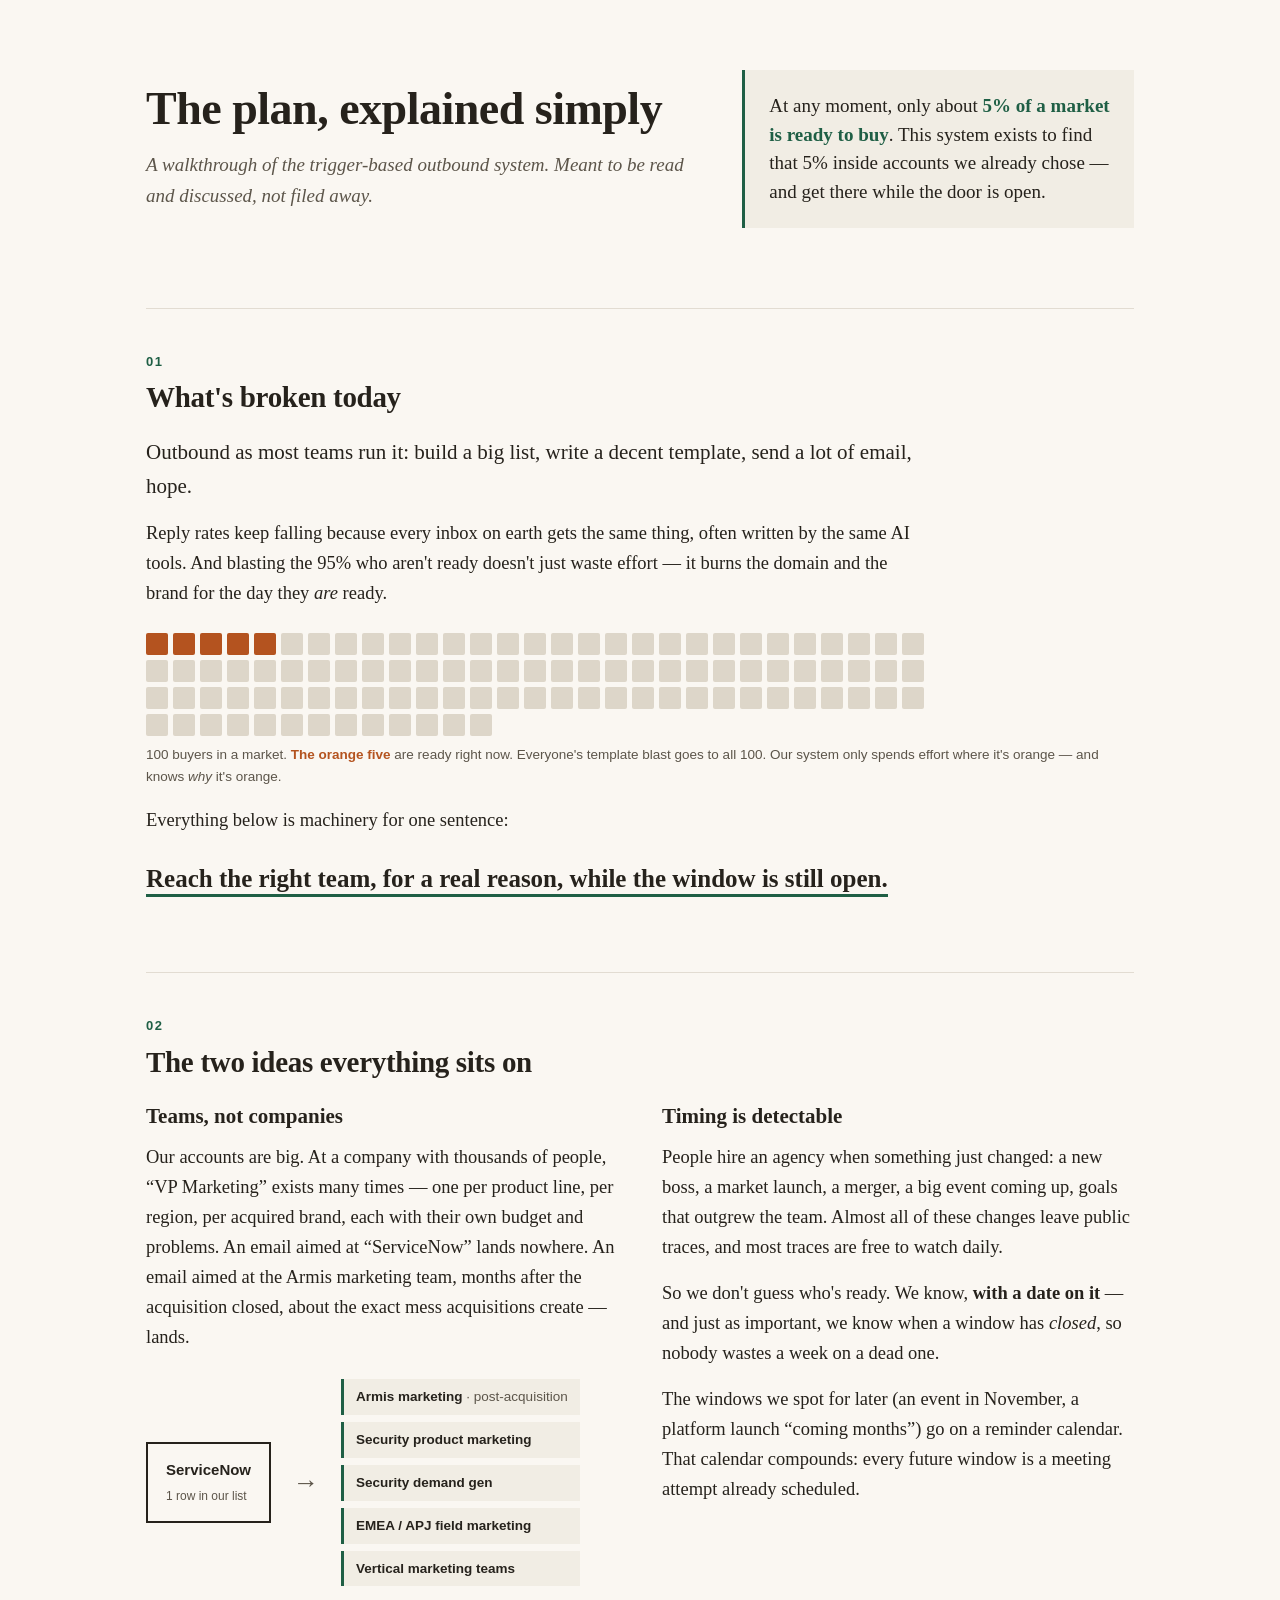
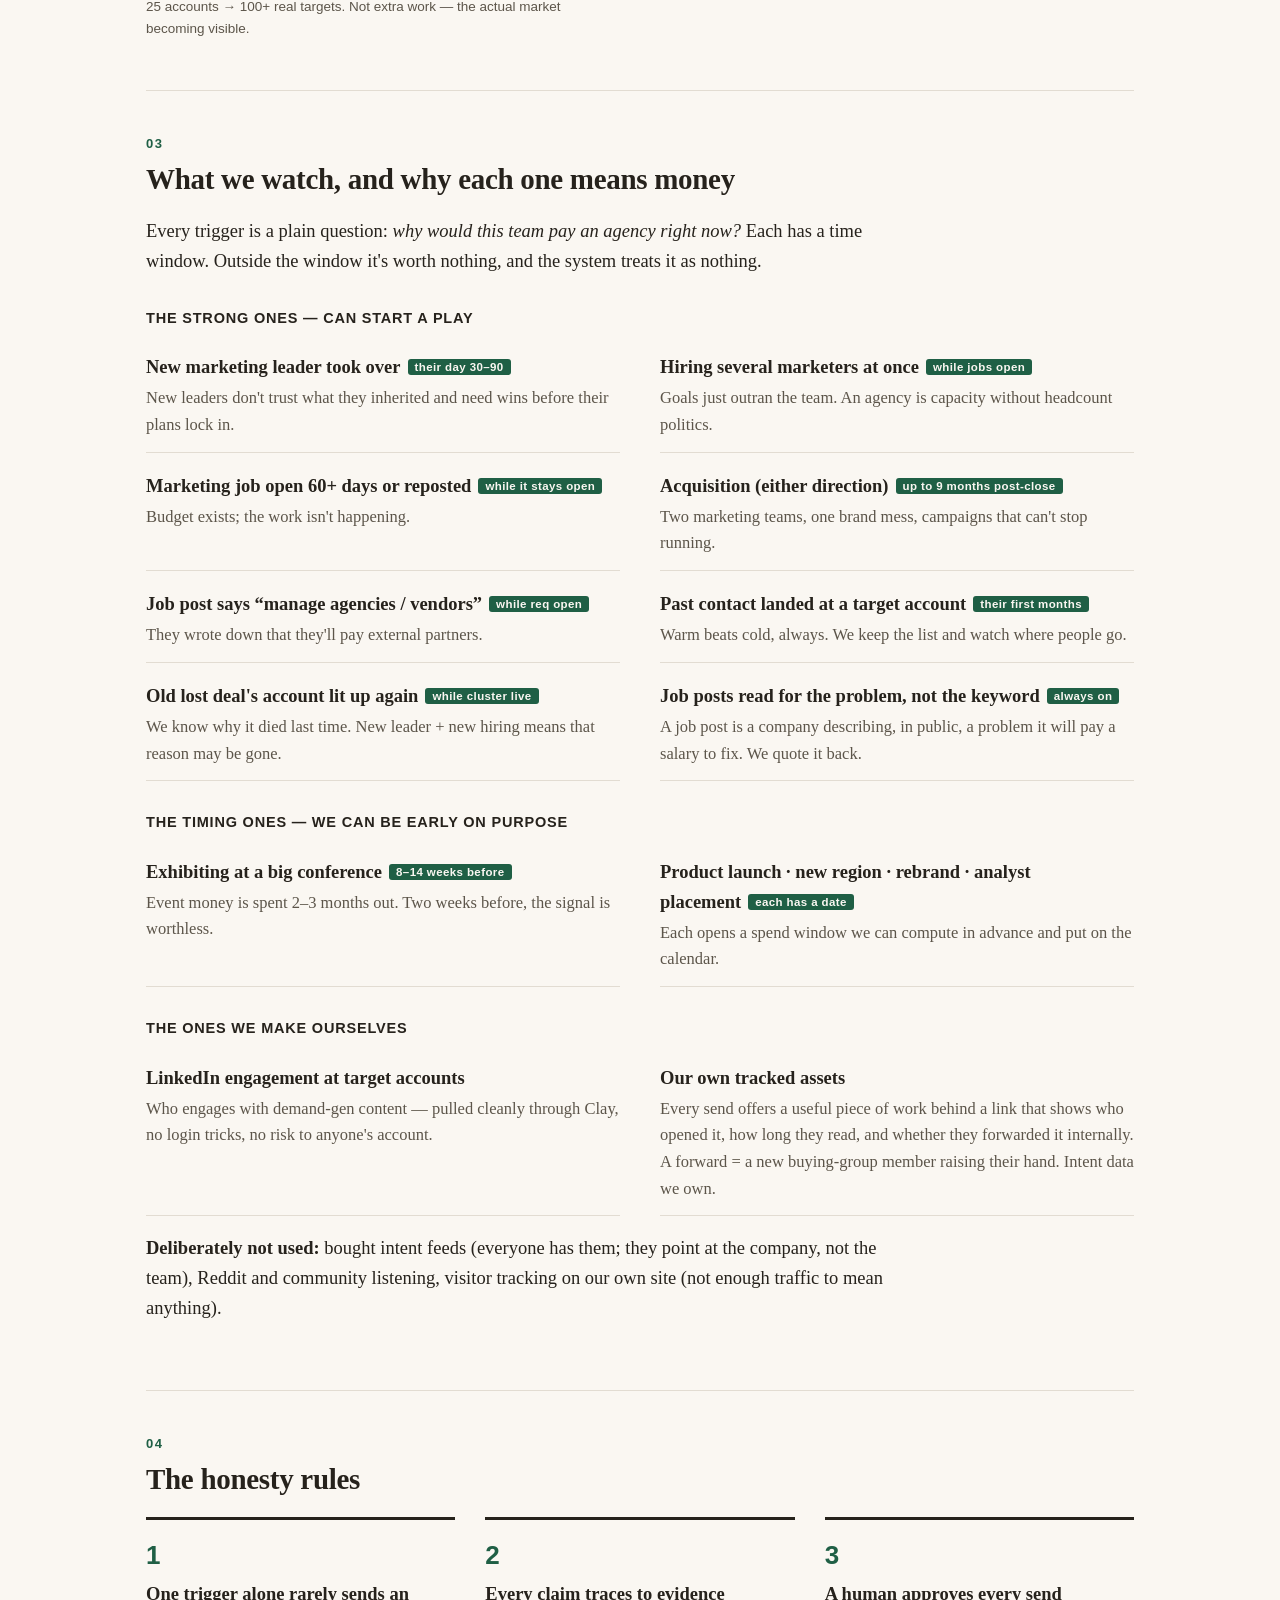
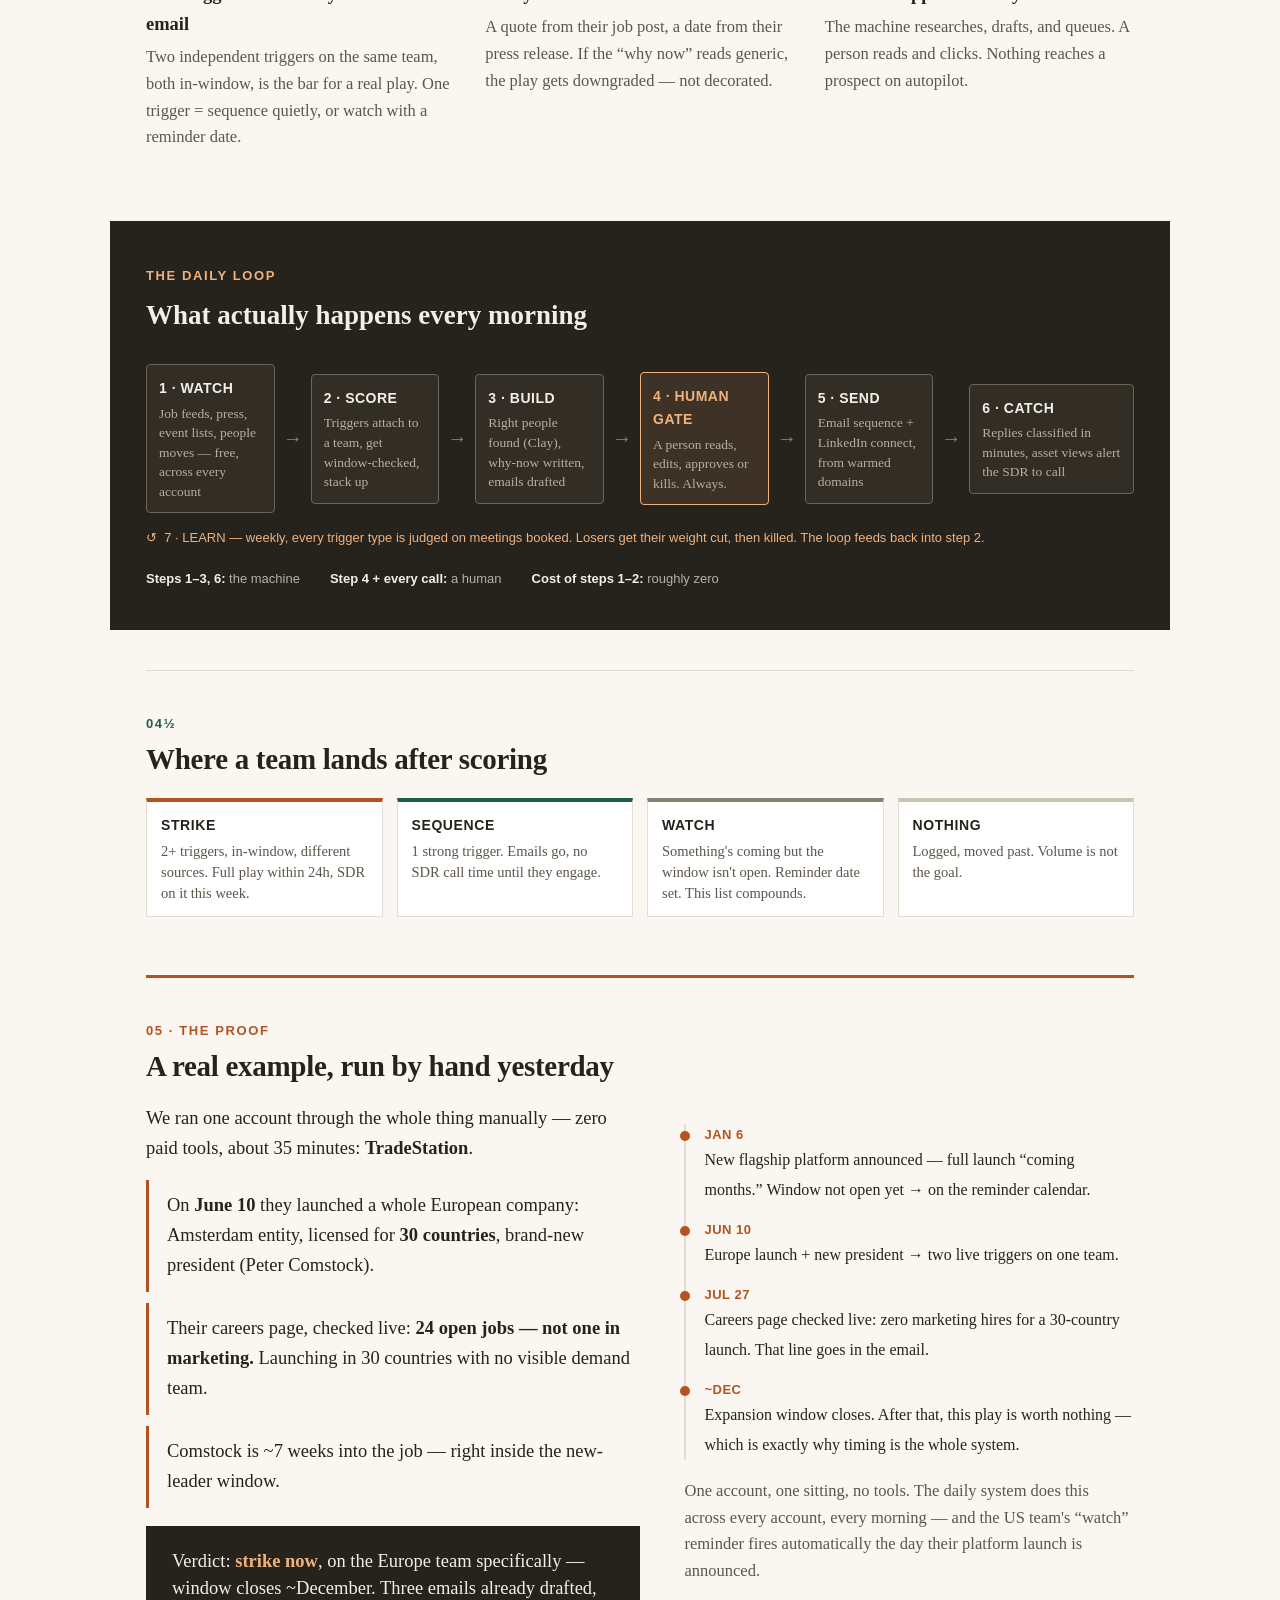
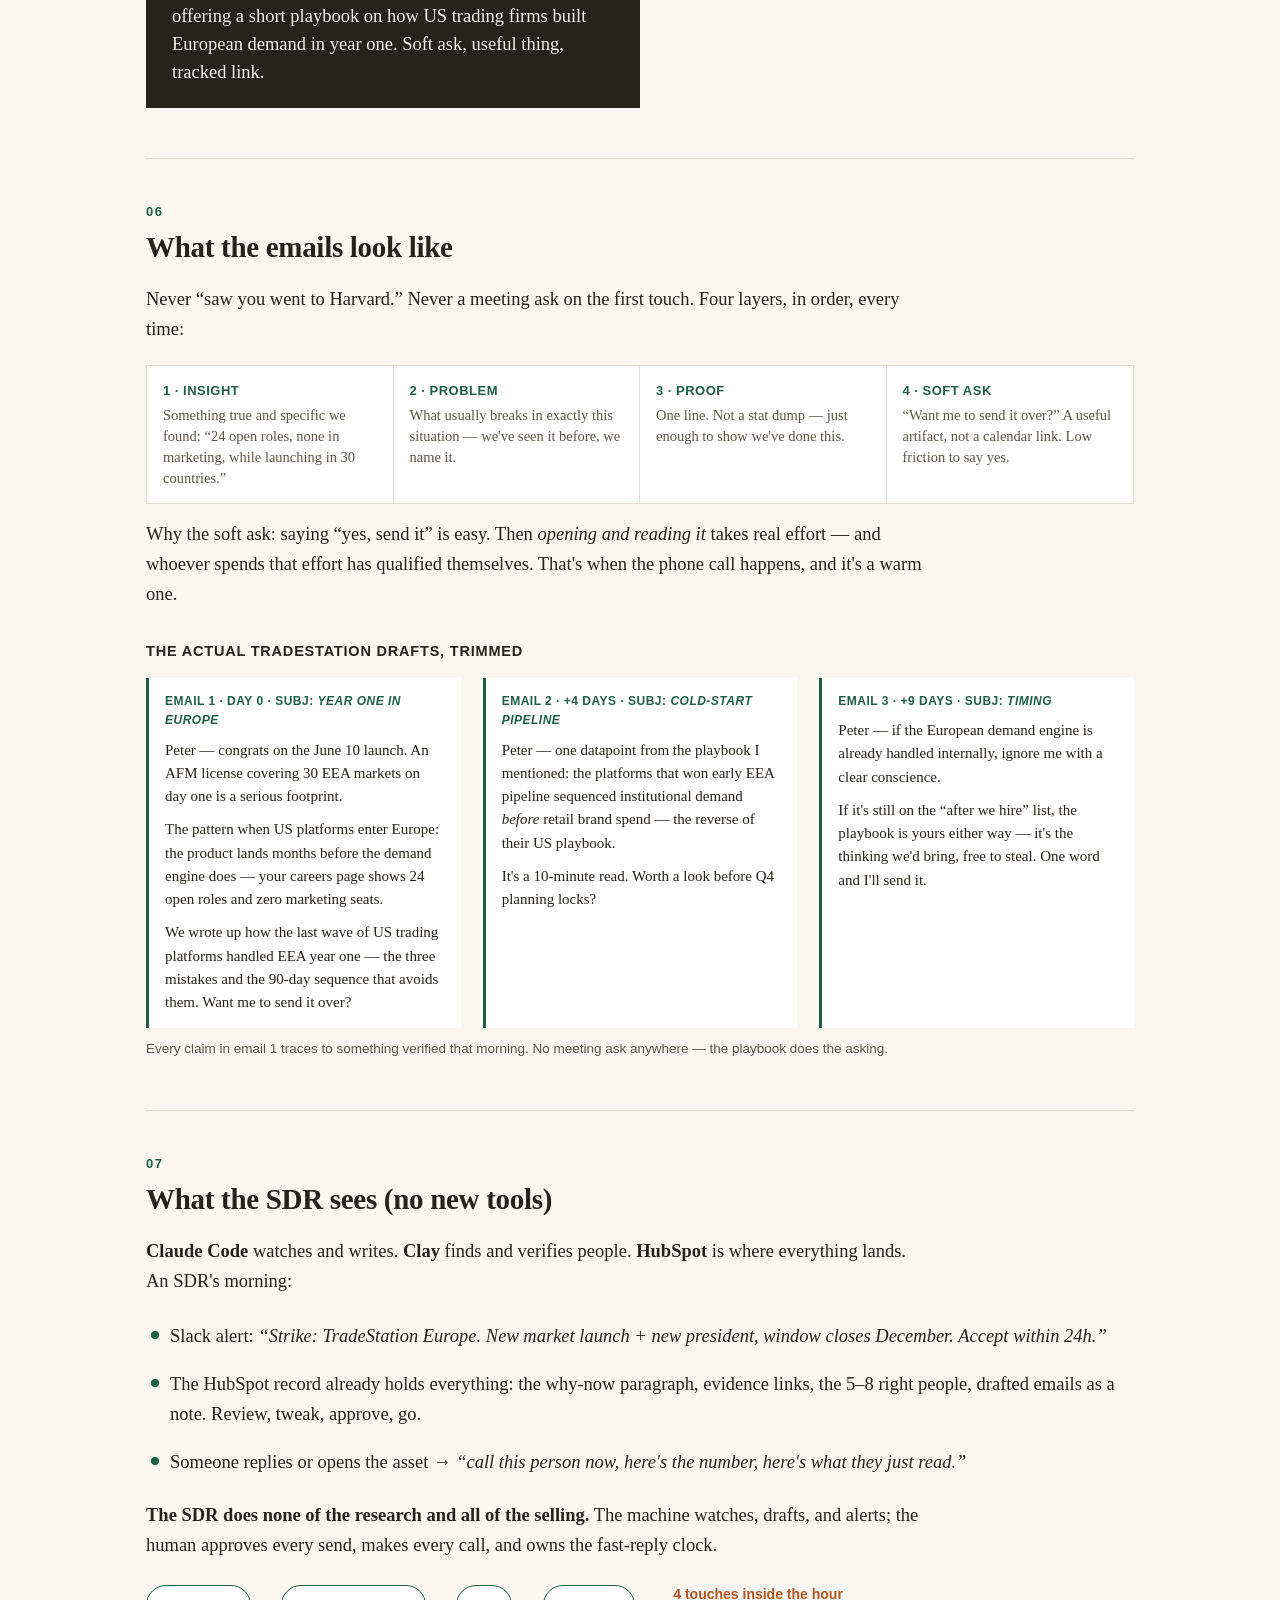
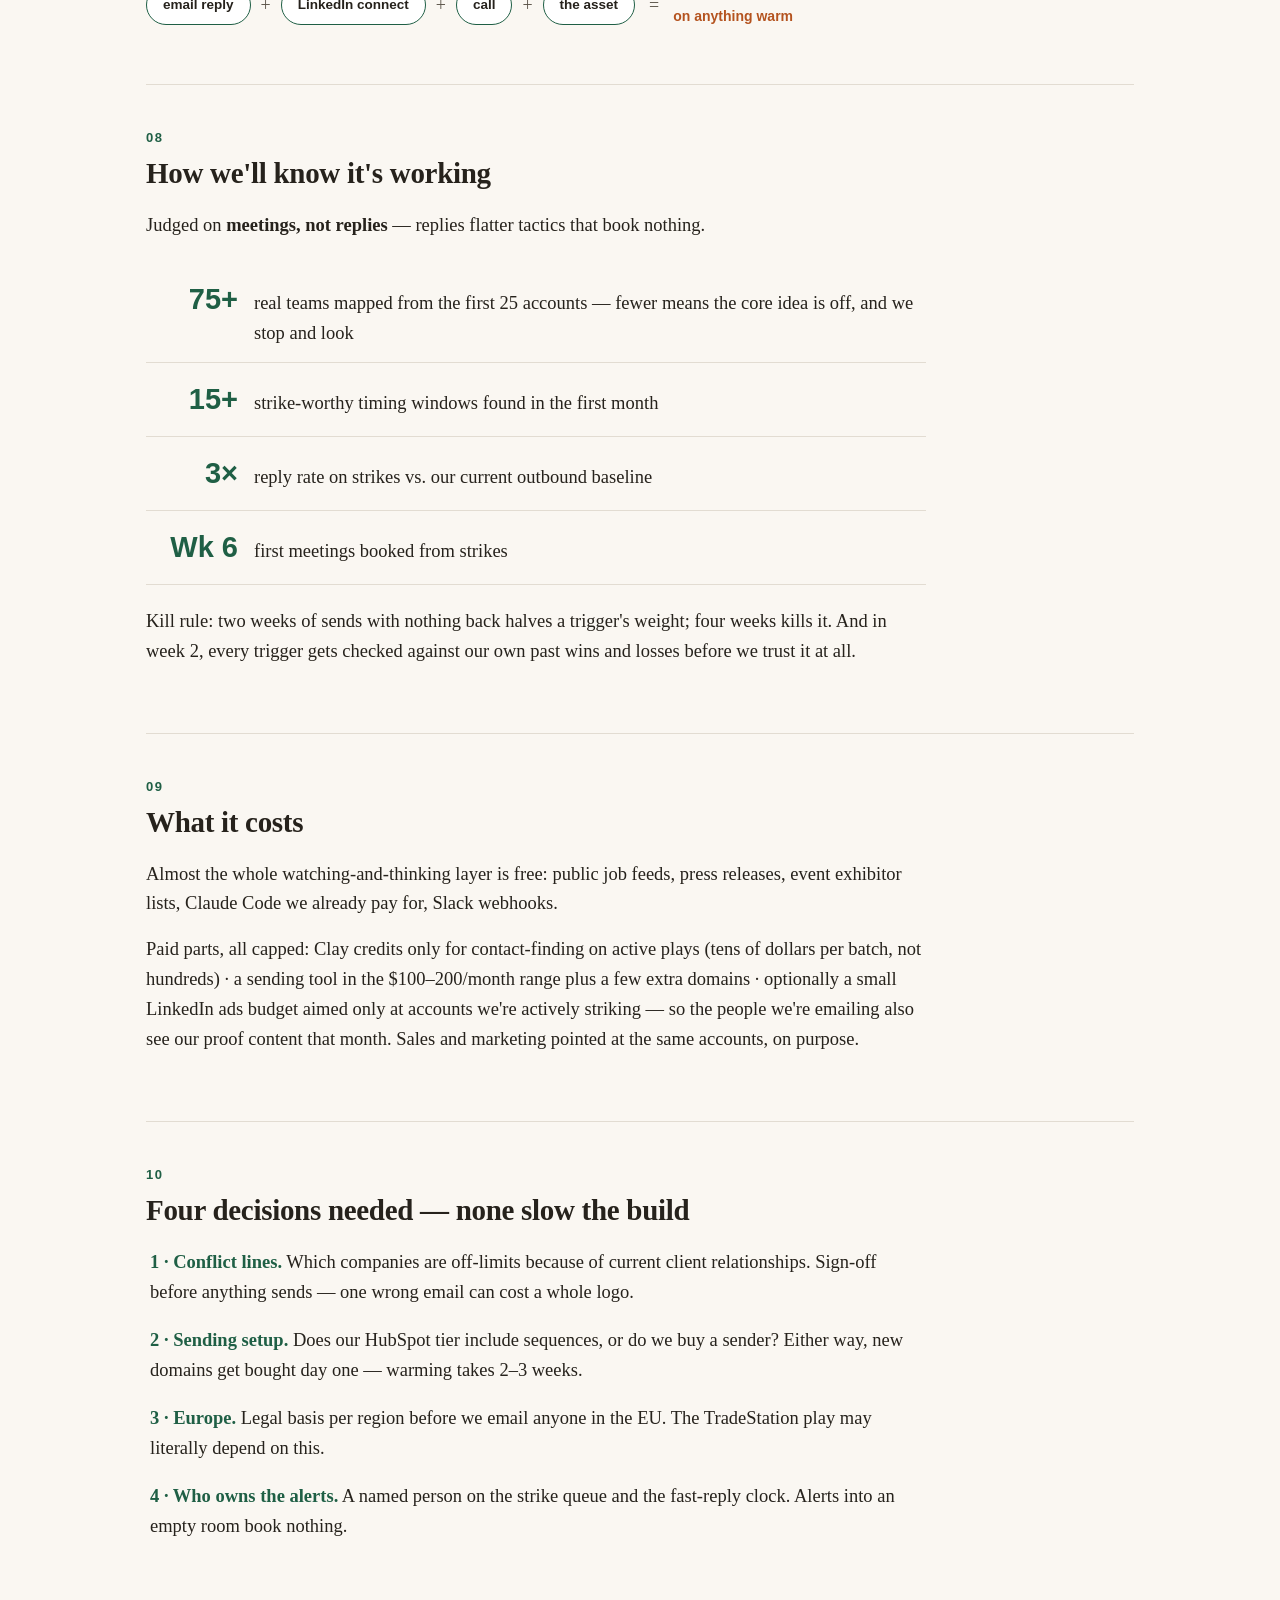
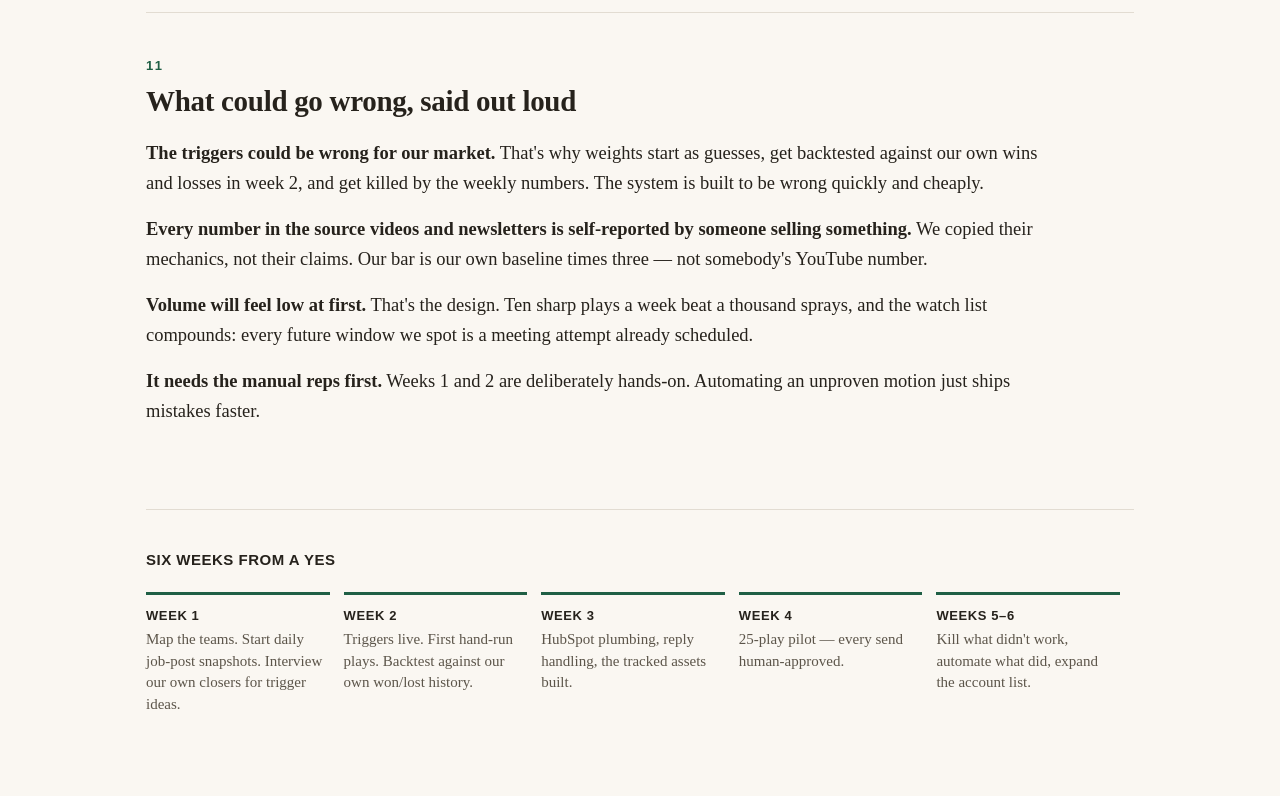
<file: deploy/plan-explained/index.html>
<!DOCTYPE html>
<html lang="en">
<head>
<meta charset="UTF-8">
<meta name="viewport" content="width=device-width, initial-scale=1.0">
<title>The plan, explained simply</title>
<style>
  :root {
    --ink: #26221c;
    --ink-soft: #5c554a;
    --paper: #faf7f2;
    --paper-dim: #f1ede4;
    --accent: #1f5f45;
    --accent-warm: #b4531f;
    --rule: #e2dcd2;
    --sans: 'Avenir Next', 'Trebuchet MS', Verdana, sans-serif;
  }
  * { margin: 0; padding: 0; box-sizing: border-box; }
  html { scroll-behavior: smooth; }
  body {
    background: var(--paper);
    color: var(--ink);
    font-family: Charter, Georgia, 'Times New Roman', serif;
    font-size: 18.5px;
    line-height: 1.62;
  }
  .page { max-width: 1060px; margin: 0 auto; padding: 0 36px; }
  .narrow { max-width: 720px; }

  /* ---------- header ---------- */
  header { padding: 70px 0 40px; display: grid; grid-template-columns: 1.4fr 1fr; gap: 48px; align-items: end; }
  header h1 { font-size: 46px; line-height: 1.1; font-weight: 700; letter-spacing: -0.5px; }
  header p.sub { margin-top: 16px; font-size: 19px; color: var(--ink-soft); font-style: italic; }
  header .thread {
    padding: 22px 24px;
    border-left: 3px solid var(--accent);
    background: var(--paper-dim);
    font-size: 19px; line-height: 1.5;
  }
  header .thread strong { color: var(--accent); }

  /* ---------- sections ---------- */
  section { padding: 42px 0 10px; border-top: 1px solid var(--rule); margin-top: 40px; }
  .kicker {
    font-family: var(--sans);
    font-size: 13px; font-weight: 700; letter-spacing: 1.6px; text-transform: uppercase;
    color: var(--accent); margin-bottom: 8px;
  }
  section h2 { font-size: 29px; line-height: 1.2; letter-spacing: -0.3px; margin-bottom: 20px; }
  p { margin-bottom: 16px; max-width: 780px; }
  p.lead { font-size: 21px; }
  .pull { margin: 26px 0; font-size: 25px; line-height: 1.4; font-weight: 700; }
  .pull span { border-bottom: 3px solid var(--accent); padding-bottom: 2px; }

  /* ---------- 3% blocks ---------- */
  .market { display: flex; flex-wrap: wrap; gap: 5px; margin: 24px 0 8px; max-width: 780px; }
  .market i { width: 22px; height: 22px; background: #ddd6c9; border-radius: 2px; }
  .market i.hot { background: var(--accent-warm); }
  .market-caption { font-family: var(--sans); font-size: 13.5px; color: var(--ink-soft); margin-bottom: 18px; }
  .market-caption b { color: var(--accent-warm); }

  /* ---------- two ideas: side by side ---------- */
  .ideas { display: grid; grid-template-columns: 1fr 1fr; gap: 44px; margin-top: 8px; }
  .ideas h3 { font-size: 21px; margin-bottom: 10px; }

  /* ---------- team explosion diagram ---------- */
  .explode { margin: 26px 0 10px; display: flex; align-items: center; gap: 22px; }
  .explode .logo {
    font-family: var(--sans); font-weight: 700; font-size: 15px;
    border: 2px solid var(--ink); padding: 14px 18px; background: var(--paper);
    white-space: nowrap;
  }
  .explode .arrow { font-size: 26px; color: var(--ink-soft); }
  .explode .teams { display: flex; flex-direction: column; gap: 7px; }
  .explode .team {
    font-family: var(--sans); font-size: 13.5px; font-weight: 600;
    border-left: 3px solid var(--accent); background: var(--paper-dim);
    padding: 7px 12px;
  }
  .explode .team span { color: var(--ink-soft); font-weight: 400; }
  .diagram-caption { font-family: var(--sans); font-size: 13.5px; color: var(--ink-soft); margin-top: 10px; }

  /* ---------- triggers two-column ---------- */
  .trigger-grid { display: grid; grid-template-columns: 1fr 1fr; gap: 6px 40px; margin: 10px 0 6px; }
  .trig { padding: 13px 0; border-bottom: 1px solid var(--rule); }
  .trig .t-name { font-weight: 700; }
  .trig .window {
    font-family: var(--sans); font-size: 11.5px; font-weight: 600; letter-spacing: 0.4px;
    color: var(--paper); background: var(--accent); border-radius: 3px;
    padding: 2px 7px; margin-left: 7px; white-space: nowrap; vertical-align: 2px;
  }
  .trig .t-why { color: var(--ink-soft); font-size: 16.5px; margin-top: 2px; }
  h3.group {
    font-family: var(--sans); font-size: 14.5px; font-weight: 700; letter-spacing: 0.8px;
    text-transform: uppercase; margin: 30px 0 4px;
  }

  /* ---------- rules 3-across ---------- */
  .rules { display: grid; grid-template-columns: 1fr 1fr 1fr; gap: 30px; margin: 20px 0 10px; }
  .rule-card { border-top: 3px solid var(--ink); padding-top: 14px; }
  .rule-card .n {
    font-family: var(--sans); font-weight: 700; font-size: 26px; color: var(--accent);
  }
  .rule-card b { display: block; margin: 4px 0 4px; }
  .rule-card p { font-size: 16.5px; color: var(--ink-soft); margin: 0; }

  /* ---------- FLOWCHART band ---------- */
  .flowband {
    background: var(--ink); color: #f3efe7;
    margin: 50px -36px 0; padding: 44px 36px 40px;
  }
  .flowband .inner { max-width: 1060px; margin: 0 auto; }
  .flowband .kicker { color: #f0b27d; }
  .flowband h2 { color: #f3efe7; font-size: 27px; margin-bottom: 26px; }
  .flow { display: flex; align-items: stretch; gap: 0; flex-wrap: wrap; }
  .step { flex: 1; min-width: 118px; display: flex; align-items: center; }
  .box {
    flex: 1;
    border: 1.5px solid #6b6459; border-radius: 4px;
    padding: 12px 12px 11px; background: #322d25;
  }
  .box .s-name { font-family: var(--sans); font-weight: 700; font-size: 14px; letter-spacing: 0.5px; }
  .box .s-what { font-size: 13.5px; color: #b8b0a2; line-height: 1.45; margin-top: 4px; }
  .box.human { border-color: #f0b27d; background: #3d3225; }
  .box.human .s-name { color: #f0b27d; }
  .flow .arr { padding: 0 8px; color: #8a8172; font-size: 20px; align-self: center; }
  .flow-note {
    margin-top: 20px; display: flex; gap: 30px; flex-wrap: wrap;
    font-family: var(--sans); font-size: 13px; color: #b8b0a2;
  }
  .flow-note b { color: #f3efe7; }
  .loopline { margin-top: 14px; font-family: var(--sans); font-size: 13px; color: #f0b27d; }

  /* ---------- tier ladder ---------- */
  .tiers { display: grid; grid-template-columns: repeat(4, 1fr); gap: 14px; margin: 22px 0 8px; }
  .tier { border: 1px solid var(--rule); border-top-width: 4px; padding: 12px 14px; background: #fff; }
  .tier.strike { border-top-color: var(--accent-warm); }
  .tier.seq { border-top-color: var(--accent); }
  .tier.watch { border-top-color: #8a8172; }
  .tier.skip { border-top-color: #ccc3b3; }
  .tier .t-label { font-family: var(--sans); font-weight: 700; font-size: 14px; letter-spacing: 0.6px; }
  .tier .t-def { font-size: 14.5px; color: var(--ink-soft); margin-top: 4px; line-height: 1.45; }

  /* ---------- proof ---------- */
  section.proof { border-top: 3px solid var(--accent-warm); }
  section.proof .kicker { color: var(--accent-warm); }
  .proof-grid { display: grid; grid-template-columns: 1.1fr 1fr; gap: 44px; align-items: start; }
  ul.evidence { list-style: none; margin: 6px 0 18px; }
  ul.evidence li { padding: 11px 0 11px 18px; border-left: 3px solid var(--accent-warm); margin-bottom: 11px; }
  .verdict { background: var(--ink); color: #f3efe7; padding: 22px 26px; font-size: 18.5px; line-height: 1.5; }
  .verdict strong { color: #f0b27d; }
  .mini-timeline { margin-top: 20px; border-left: 2px solid var(--rule); padding-left: 18px; }
  .mini-timeline .mt { margin-bottom: 14px; position: relative; }
  .mini-timeline .mt::before {
    content: ''; position: absolute; left: -24px; top: 7px;
    width: 10px; height: 10px; border-radius: 50%; background: var(--accent-warm);
  }
  .mini-timeline .mt b { font-family: var(--sans); font-size: 13px; letter-spacing: 0.5px; display: block; color: var(--accent-warm); }
  .mini-timeline .mt span { font-size: 16px; }

  /* ---------- email anatomy ---------- */
  .anatomy { display: grid; grid-template-columns: repeat(4, 1fr); gap: 0; margin: 20px 0 8px; border: 1px solid var(--rule); }
  .layer { padding: 14px 16px; border-right: 1px solid var(--rule); background: #fff; }
  .layer:last-child { border-right: none; }
  .layer b { font-family: var(--sans); font-size: 13px; letter-spacing: 0.5px; color: var(--accent); display: block; margin-bottom: 4px; }
  .layer span { font-size: 14.5px; color: var(--ink-soft); line-height: 1.45; display: block; }

  /* ---------- email examples ---------- */
  .emails { display: grid; grid-template-columns: 1fr 1fr 1fr; gap: 22px; margin: 14px 0 10px; }
  .email { border-left: 3px solid var(--accent); background: #fff; padding: 14px 16px; }
  .email .e-meta {
    font-family: var(--sans); font-size: 12px; font-weight: 700; letter-spacing: 0.5px;
    text-transform: uppercase; color: var(--accent); margin-bottom: 8px;
  }
  .email p { font-size: 15px; line-height: 1.55; color: var(--ink); margin-bottom: 10px; max-width: none; }
  .email p:last-child { margin-bottom: 0; }

  /* ---------- SDR section ---------- */
  ul.morning { list-style: none; margin: 6px 0 14px; }
  ul.morning li { padding: 9px 0 9px 24px; position: relative; }
  ul.morning li::before {
    content: ''; position: absolute; left: 5px; top: 18px;
    width: 8px; height: 8px; background: var(--accent); border-radius: 50%;
  }
  /* ---------- speed strip ---------- */
  .speed { display: flex; align-items: center; gap: 0; margin: 22px 0 6px; flex-wrap: wrap; }
  .speed .touch {
    font-family: var(--sans); font-size: 13.5px; font-weight: 600;
    border: 1.5px solid var(--accent); border-radius: 20px; padding: 8px 16px; background: #fff;
  }
  .speed .plus { padding: 0 10px; color: var(--ink-soft); font-size: 18px; }
  .speed .equals { padding: 0 14px; font-size: 18px; color: var(--ink-soft); }
  .speed .result { font-family: var(--sans); font-size: 14px; font-weight: 700; color: var(--accent-warm); }

  /* ---------- numbers ---------- */
  .bars { margin: 22px 0; max-width: 780px; }
  .bar { display: flex; align-items: baseline; gap: 16px; padding: 13px 0; border-bottom: 1px solid var(--rule); }
  .bar .num { font-family: var(--sans); font-size: 29px; font-weight: 700; color: var(--accent); min-width: 92px; text-align: right; }

  /* ---------- decisions ---------- */
  ol.decisions { list-style: none; margin: 6px 0 20px; max-width: 780px; }
  ol.decisions li { margin-bottom: 18px; padding-left: 4px; }
  ol.decisions li strong { color: var(--accent); }

  /* ---------- risks ---------- */
  .risks p { max-width: 900px; }

  /* ---------- footer weeks ---------- */
  footer { margin-top: 56px; border-top: 1px solid var(--rule); padding: 38px 0 80px; }
  footer .f-label { font-family: var(--sans); font-size: 15px; font-weight: 700; letter-spacing: 0.5px; }
  .weekline { display: flex; gap: 0; margin-top: 20px; flex-wrap: wrap; }
  .wk { flex: 1; min-width: 150px; border-top: 3px solid var(--accent); margin-right: 14px; padding-top: 10px; }
  .wk b { font-family: var(--sans); font-size: 13px; letter-spacing: 0.6px; display: block; }
  .wk span { font-size: 15px; color: var(--ink-soft); line-height: 1.45; display: block; margin-top: 3px; }

  @media (max-width: 900px) {
    header, .ideas, .proof-grid, .trigger-grid { grid-template-columns: 1fr; }
    .rules, .tiers, .anatomy { grid-template-columns: 1fr 1fr; }
    .emails { grid-template-columns: 1fr; }
    .flowband { margin: 50px -24px 0; padding: 36px 24px; }
    .page { padding: 0 24px; }
  }
  @media print {
    body { font-size: 12pt; }
    .flowband { background: #fff; color: var(--ink); border: 2px solid var(--ink); }
    section { page-break-inside: avoid; }
  }
</style>
</head>
<body>
<div class="page">

<header>
  <div>
    <h1>The plan, explained simply</h1>
    <p class="sub">A walkthrough of the trigger-based outbound system. Meant to be read and discussed, not filed away.</p>
  </div>
  <div class="thread">
    At any moment, only about <strong>5% of a market is ready to buy</strong>. This system exists to find that 5% inside accounts we already chose &mdash; and get there while the door is open.
  </div>
</header>

<section>
  <div class="kicker">01</div>
  <h2>What's broken today</h2>
  <p class="lead">Outbound as most teams run it: build a big list, write a decent template, send a lot of email, hope.</p>
  <p>Reply rates keep falling because every inbox on earth gets the same thing, often written by the same AI tools. And blasting the 95% who aren't ready doesn't just waste effort &mdash; it burns the domain and the brand for the day they <em>are</em> ready.</p>

  <div class="market">
    <i class="hot"></i><i class="hot"></i><i class="hot"></i><i class="hot"></i><i class="hot"></i><i></i><i></i><i></i><i></i><i></i><i></i><i></i><i></i><i></i><i></i><i></i><i></i><i></i><i></i><i></i><i></i><i></i><i></i><i></i><i></i><i></i><i></i><i></i><i></i><i></i><i></i><i></i><i></i><i></i><i></i><i></i><i></i><i></i><i></i><i></i><i></i><i></i><i></i><i></i><i></i><i></i><i></i><i></i><i></i><i></i><i></i><i></i><i></i><i></i><i></i><i></i><i></i><i></i><i></i><i></i><i></i><i></i><i></i><i></i><i></i><i></i><i></i><i></i><i></i><i></i><i></i><i></i><i></i><i></i><i></i><i></i><i></i><i></i><i></i><i></i><i></i><i></i><i></i><i></i><i></i><i></i><i></i><i></i><i></i><i></i><i></i><i></i><i></i><i></i><i></i><i></i><i></i><i></i><i></i><i></i>
  </div>
  <div class="market-caption">100 buyers in a market. <b>The orange five</b> are ready right now. Everyone's template blast goes to all 100. Our system only spends effort where it's orange &mdash; and knows <em>why</em> it's orange.</div>

  <p>Everything below is machinery for one sentence:</p>
  <div class="pull"><span>Reach the right team, for a real reason, while the window is still open.</span></div>
</section>

<section>
  <div class="kicker">02</div>
  <h2>The two ideas everything sits on</h2>
  <div class="ideas">
    <div>
      <h3>Teams, not companies</h3>
      <p>Our accounts are big. At a company with thousands of people, &ldquo;VP Marketing&rdquo; exists many times &mdash; one per product line, per region, per acquired brand, each with their own budget and problems. An email aimed at &ldquo;ServiceNow&rdquo; lands nowhere. An email aimed at the Armis marketing team, months after the acquisition closed, about the exact mess acquisitions create &mdash; lands.</p>
      <div class="explode">
        <div class="logo">ServiceNow<br><span style="font-weight:400; font-size:12px; color:var(--ink-soft);">1 row in our list</span></div>
        <div class="arrow">&rarr;</div>
        <div class="teams">
          <div class="team">Armis marketing <span>&middot; post-acquisition</span></div>
          <div class="team">Security product marketing</div>
          <div class="team">Security demand gen</div>
          <div class="team">EMEA / APJ field marketing</div>
          <div class="team">Vertical marketing teams</div>
        </div>
      </div>
      <div class="diagram-caption">25 accounts &rarr; 100+ real targets. Not extra work &mdash; the actual market becoming visible.</div>
    </div>
    <div>
      <h3>Timing is detectable</h3>
      <p>People hire an agency when something just changed: a new boss, a market launch, a merger, a big event coming up, goals that outgrew the team. Almost all of these changes leave public traces, and most traces are free to watch daily.</p>
      <p>So we don't guess who's ready. We know, <strong>with a date on it</strong> &mdash; and just as important, we know when a window has <em>closed</em>, so nobody wastes a week on a dead one.</p>
      <p>The windows we spot for later (an event in November, a platform launch &ldquo;coming months&rdquo;) go on a reminder calendar. That calendar compounds: every future window is a meeting attempt already scheduled.</p>
    </div>
  </div>
</section>

<section>
  <div class="kicker">03</div>
  <h2>What we watch, and why each one means money</h2>
  <p>Every trigger is a plain question: <em>why would this team pay an agency right now?</em> Each has a time window. Outside the window it's worth nothing, and the system treats it as nothing.</p>

  <h3 class="group">The strong ones &mdash; can start a play</h3>
  <div class="trigger-grid">
    <div class="trig"><span class="t-name">New marketing leader took over</span><span class="window">their day 30&ndash;90</span>
      <div class="t-why">New leaders don't trust what they inherited and need wins before their plans lock in.</div></div>
    <div class="trig"><span class="t-name">Hiring several marketers at once</span><span class="window">while jobs open</span>
      <div class="t-why">Goals just outran the team. An agency is capacity without headcount politics.</div></div>
    <div class="trig"><span class="t-name">Marketing job open 60+ days or reposted</span><span class="window">while it stays open</span>
      <div class="t-why">Budget exists; the work isn't happening.</div></div>
    <div class="trig"><span class="t-name">Acquisition (either direction)</span><span class="window">up to 9 months post-close</span>
      <div class="t-why">Two marketing teams, one brand mess, campaigns that can't stop running.</div></div>
    <div class="trig"><span class="t-name">Job post says &ldquo;manage agencies / vendors&rdquo;</span><span class="window">while req open</span>
      <div class="t-why">They wrote down that they'll pay external partners.</div></div>
    <div class="trig"><span class="t-name">Past contact landed at a target account</span><span class="window">their first months</span>
      <div class="t-why">Warm beats cold, always. We keep the list and watch where people go.</div></div>
    <div class="trig"><span class="t-name">Old lost deal's account lit up again</span><span class="window">while cluster live</span>
      <div class="t-why">We know why it died last time. New leader + new hiring means that reason may be gone.</div></div>
    <div class="trig"><span class="t-name">Job posts read for the problem, not the keyword</span><span class="window">always on</span>
      <div class="t-why">A job post is a company describing, in public, a problem it will pay a salary to fix. We quote it back.</div></div>
  </div>

  <h3 class="group">The timing ones &mdash; we can be early on purpose</h3>
  <div class="trigger-grid">
    <div class="trig"><span class="t-name">Exhibiting at a big conference</span><span class="window">8&ndash;14 weeks before</span>
      <div class="t-why">Event money is spent 2&ndash;3 months out. Two weeks before, the signal is worthless.</div></div>
    <div class="trig"><span class="t-name">Product launch &middot; new region &middot; rebrand &middot; analyst placement</span><span class="window">each has a date</span>
      <div class="t-why">Each opens a spend window we can compute in advance and put on the calendar.</div></div>
  </div>

  <h3 class="group">The ones we make ourselves</h3>
  <div class="trigger-grid">
    <div class="trig"><span class="t-name">LinkedIn engagement at target accounts</span>
      <div class="t-why">Who engages with demand-gen content &mdash; pulled cleanly through Clay, no login tricks, no risk to anyone's account.</div></div>
    <div class="trig"><span class="t-name">Our own tracked assets</span>
      <div class="t-why">Every send offers a useful piece of work behind a link that shows who opened it, how long they read, and whether they forwarded it internally. A forward = a new buying-group member raising their hand. Intent data we own.</div></div>
  </div>

  <p style="margin-top:18px;"><strong>Deliberately not used:</strong> bought intent feeds (everyone has them; they point at the company, not the team), Reddit and community listening, visitor tracking on our own site (not enough traffic to mean anything).</p>
</section>

<section>
  <div class="kicker">04</div>
  <h2>The honesty rules</h2>
  <div class="rules">
    <div class="rule-card"><span class="n">1</span><b>One trigger alone rarely sends an email</b>
      <p>Two independent triggers on the same team, both in-window, is the bar for a real play. One trigger = sequence quietly, or watch with a reminder date.</p></div>
    <div class="rule-card"><span class="n">2</span><b>Every claim traces to evidence</b>
      <p>A quote from their job post, a date from their press release. If the &ldquo;why now&rdquo; reads generic, the play gets downgraded &mdash; not decorated.</p></div>
    <div class="rule-card"><span class="n">3</span><b>A human approves every send</b>
      <p>The machine researches, drafts, and queues. A person reads and clicks. Nothing reaches a prospect on autopilot.</p></div>
  </div>
</section>

<div class="flowband">
  <div class="inner">
    <div class="kicker">The daily loop</div>
    <h2>What actually happens every morning</h2>
    <div class="flow">
      <div class="step"><div class="box"><div class="s-name">1 &middot; WATCH</div><div class="s-what">Job feeds, press, event lists, people moves &mdash; free, across every account</div></div><div class="arr">&rarr;</div></div>
      <div class="step"><div class="box"><div class="s-name">2 &middot; SCORE</div><div class="s-what">Triggers attach to a team, get window-checked, stack up</div></div><div class="arr">&rarr;</div></div>
      <div class="step"><div class="box"><div class="s-name">3 &middot; BUILD</div><div class="s-what">Right people found (Clay), why-now written, emails drafted</div></div><div class="arr">&rarr;</div></div>
      <div class="step"><div class="box human"><div class="s-name">4 &middot; HUMAN GATE</div><div class="s-what">A person reads, edits, approves or kills. Always.</div></div><div class="arr">&rarr;</div></div>
      <div class="step"><div class="box"><div class="s-name">5 &middot; SEND</div><div class="s-what">Email sequence + LinkedIn connect, from warmed domains</div></div><div class="arr">&rarr;</div></div>
      <div class="step"><div class="box"><div class="s-name">6 &middot; CATCH</div><div class="s-what">Replies classified in minutes, asset views alert the SDR to call</div></div></div>
    </div>
    <div class="loopline">&#8634; &nbsp;7 &middot; LEARN &mdash; weekly, every trigger type is judged on meetings booked. Losers get their weight cut, then killed. The loop feeds back into step 2.</div>
    <div class="flow-note">
      <div><b>Steps 1&ndash;3, 6:</b> the machine</div>
      <div><b>Step 4 + every call:</b> a human</div>
      <div><b>Cost of steps 1&ndash;2:</b> roughly zero</div>
    </div>
  </div>
</div>

<section>
  <div class="kicker">04&frac12;</div>
  <h2>Where a team lands after scoring</h2>
  <div class="tiers">
    <div class="tier strike"><div class="t-label">STRIKE</div><div class="t-def">2+ triggers, in-window, different sources. Full play within 24h, SDR on it this week.</div></div>
    <div class="tier seq"><div class="t-label">SEQUENCE</div><div class="t-def">1 strong trigger. Emails go, no SDR call time until they engage.</div></div>
    <div class="tier watch"><div class="t-label">WATCH</div><div class="t-def">Something's coming but the window isn't open. Reminder date set. This list compounds.</div></div>
    <div class="tier skip"><div class="t-label">NOTHING</div><div class="t-def">Logged, moved past. Volume is not the goal.</div></div>
  </div>
</section>

<section class="proof">
  <div class="kicker">05 &middot; The proof</div>
  <h2>A real example, run by hand yesterday</h2>
  <div class="proof-grid">
    <div>
      <p>We ran one account through the whole thing manually &mdash; zero paid tools, about 35 minutes: <strong>TradeStation</strong>.</p>
      <ul class="evidence">
        <li>On <strong>June 10</strong> they launched a whole European company: Amsterdam entity, licensed for <strong>30 countries</strong>, brand-new president (Peter Comstock).</li>
        <li>Their careers page, checked live: <strong>24 open jobs &mdash; not one in marketing.</strong> Launching in 30 countries with no visible demand team.</li>
        <li>Comstock is ~7 weeks into the job &mdash; right inside the new-leader window.</li>
      </ul>
      <div class="verdict">
        Verdict: <strong>strike now</strong>, on the Europe team specifically &mdash; window closes ~December. Three emails already drafted, offering a short playbook on how US trading firms built European demand in year one. Soft ask, useful thing, tracked link.
      </div>
    </div>
    <div>
      <div class="mini-timeline">
        <div class="mt"><b>JAN 6</b><span>New flagship platform announced &mdash; full launch &ldquo;coming months.&rdquo; Window not open yet &rarr; on the reminder calendar.</span></div>
        <div class="mt"><b>JUN 10</b><span>Europe launch + new president &rarr; two live triggers on one team.</span></div>
        <div class="mt"><b>JUL 27</b><span>Careers page checked live: zero marketing hires for a 30-country launch. That line goes in the email.</span></div>
        <div class="mt"><b>~DEC</b><span>Expansion window closes. After that, this play is worth nothing &mdash; which is exactly why timing is the whole system.</span></div>
      </div>
      <p style="margin-top:18px; font-size:16.5px; color:var(--ink-soft);">One account, one sitting, no tools. The daily system does this across every account, every morning &mdash; and the US team's &ldquo;watch&rdquo; reminder fires automatically the day their platform launch is announced.</p>
    </div>
  </div>
</section>

<section>
  <div class="kicker">06</div>
  <h2>What the emails look like</h2>
  <p>Never &ldquo;saw you went to Harvard.&rdquo; Never a meeting ask on the first touch. Four layers, in order, every time:</p>
  <div class="anatomy">
    <div class="layer"><b>1 &middot; INSIGHT</b><span>Something true and specific we found: &ldquo;24 open roles, none in marketing, while launching in 30 countries.&rdquo;</span></div>
    <div class="layer"><b>2 &middot; PROBLEM</b><span>What usually breaks in exactly this situation &mdash; we've seen it before, we name it.</span></div>
    <div class="layer"><b>3 &middot; PROOF</b><span>One line. Not a stat dump &mdash; just enough to show we've done this.</span></div>
    <div class="layer"><b>4 &middot; SOFT ASK</b><span>&ldquo;Want me to send it over?&rdquo; A useful artifact, not a calendar link. Low friction to say yes.</span></div>
  </div>
  <p style="margin-top:16px;">Why the soft ask: saying &ldquo;yes, send it&rdquo; is easy. Then <em>opening and reading it</em> takes real effort &mdash; and whoever spends that effort has qualified themselves. That's when the phone call happens, and it's a warm one.</p>

  <h3 class="group">The actual TradeStation drafts, trimmed</h3>
  <div class="emails">
    <div class="email">
      <div class="e-meta">Email 1 &middot; day 0 &middot; subj: <em>year one in Europe</em></div>
      <p>Peter &mdash; congrats on the June 10 launch. An AFM license covering 30 EEA markets on day one is a serious footprint.</p>
      <p>The pattern when US platforms enter Europe: the product lands months before the demand engine does &mdash; your careers page shows 24 open roles and zero marketing seats.</p>
      <p>We wrote up how the last wave of US trading platforms handled EEA year one &mdash; the three mistakes and the 90-day sequence that avoids them. Want me to send it over?</p>
    </div>
    <div class="email">
      <div class="e-meta">Email 2 &middot; +4 days &middot; subj: <em>cold-start pipeline</em></div>
      <p>Peter &mdash; one datapoint from the playbook I mentioned: the platforms that won early EEA pipeline sequenced institutional demand <em>before</em> retail brand spend &mdash; the reverse of their US playbook.</p>
      <p>It's a 10-minute read. Worth a look before Q4 planning locks?</p>
    </div>
    <div class="email">
      <div class="e-meta">Email 3 &middot; +9 days &middot; subj: <em>timing</em></div>
      <p>Peter &mdash; if the European demand engine is already handled internally, ignore me with a clear conscience.</p>
      <p>If it's still on the &ldquo;after we hire&rdquo; list, the playbook is yours either way &mdash; it's the thinking we'd bring, free to steal. One word and I'll send it.</p>
    </div>
  </div>
  <div class="diagram-caption">Every claim in email 1 traces to something verified that morning. No meeting ask anywhere &mdash; the playbook does the asking.</div>
</section>

<section>
  <div class="kicker">07</div>
  <h2>What the SDR sees (no new tools)</h2>
  <p><strong>Claude Code</strong> watches and writes. <strong>Clay</strong> finds and verifies people. <strong>HubSpot</strong> is where everything lands. An SDR's morning:</p>
  <ul class="morning">
    <li>Slack alert: <em>&ldquo;Strike: TradeStation Europe. New market launch + new president, window closes December. Accept within 24h.&rdquo;</em></li>
    <li>The HubSpot record already holds everything: the why-now paragraph, evidence links, the 5&ndash;8 right people, drafted emails as a note. Review, tweak, approve, go.</li>
    <li>Someone replies or opens the asset &rarr; <em>&ldquo;call this person now, here's the number, here's what they just read.&rdquo;</em></li>
  </ul>
  <p><strong>The SDR does none of the research and all of the selling.</strong> The machine watches, drafts, and alerts; the human approves every send, makes every call, and owns the fast-reply clock.</p>
  <div class="speed">
    <div class="touch">email reply</div><div class="plus">+</div>
    <div class="touch">LinkedIn connect</div><div class="plus">+</div>
    <div class="touch">call</div><div class="plus">+</div>
    <div class="touch">the asset</div>
    <div class="equals">=</div><div class="result">4 touches inside the hour<br>on anything warm</div>
  </div>
</section>

<section>
  <div class="kicker">08</div>
  <h2>How we'll know it's working</h2>
  <p>Judged on <strong>meetings, not replies</strong> &mdash; replies flatter tactics that book nothing.</p>
  <div class="bars">
    <div class="bar"><div class="num">75+</div><div>real teams mapped from the first 25 accounts &mdash; fewer means the core idea is off, and we stop and look</div></div>
    <div class="bar"><div class="num">15+</div><div>strike-worthy timing windows found in the first month</div></div>
    <div class="bar"><div class="num">3&times;</div><div>reply rate on strikes vs. our current outbound baseline</div></div>
    <div class="bar"><div class="num">Wk 6</div><div>first meetings booked from strikes</div></div>
  </div>
  <p>Kill rule: two weeks of sends with nothing back halves a trigger's weight; four weeks kills it. And in week 2, every trigger gets checked against our own past wins and losses before we trust it at all.</p>
</section>

<section>
  <div class="kicker">09</div>
  <h2>What it costs</h2>
  <p>Almost the whole watching-and-thinking layer is free: public job feeds, press releases, event exhibitor lists, Claude Code we already pay for, Slack webhooks.</p>
  <p>Paid parts, all capped: Clay credits only for contact-finding on active plays (tens of dollars per batch, not hundreds) &middot; a sending tool in the $100&ndash;200/month range plus a few extra domains &middot; optionally a small LinkedIn ads budget aimed only at accounts we're actively striking &mdash; so the people we're emailing also see our proof content that month. Sales and marketing pointed at the same accounts, on purpose.</p>
</section>

<section>
  <div class="kicker">10</div>
  <h2>Four decisions needed &mdash; none slow the build</h2>
  <ol class="decisions">
    <li><strong>1 &middot; Conflict lines.</strong> Which companies are off-limits because of current client relationships. Sign-off before anything sends &mdash; one wrong email can cost a whole logo.</li>
    <li><strong>2 &middot; Sending setup.</strong> Does our HubSpot tier include sequences, or do we buy a sender? Either way, new domains get bought day one &mdash; warming takes 2&ndash;3 weeks.</li>
    <li><strong>3 &middot; Europe.</strong> Legal basis per region before we email anyone in the EU. The TradeStation play may literally depend on this.</li>
    <li><strong>4 &middot; Who owns the alerts.</strong> A named person on the strike queue and the fast-reply clock. Alerts into an empty room book nothing.</li>
  </ol>
</section>

<section class="risks">
  <div class="kicker">11</div>
  <h2>What could go wrong, said out loud</h2>
  <p><strong>The triggers could be wrong for our market.</strong> That's why weights start as guesses, get backtested against our own wins and losses in week 2, and get killed by the weekly numbers. The system is built to be wrong quickly and cheaply.</p>
  <p><strong>Every number in the source videos and newsletters is self-reported by someone selling something.</strong> We copied their mechanics, not their claims. Our bar is our own baseline times three &mdash; not somebody's YouTube number.</p>
  <p><strong>Volume will feel low at first.</strong> That's the design. Ten sharp plays a week beat a thousand sprays, and the watch list compounds: every future window we spot is a meeting attempt already scheduled.</p>
  <p><strong>It needs the manual reps first.</strong> Weeks 1 and 2 are deliberately hands-on. Automating an unproven motion just ships mistakes faster.</p>
</section>

<footer>
  <div class="f-label">SIX WEEKS FROM A YES</div>
  <div class="weekline">
    <div class="wk"><b>WEEK 1</b><span>Map the teams. Start daily job-post snapshots. Interview our own closers for trigger ideas.</span></div>
    <div class="wk"><b>WEEK 2</b><span>Triggers live. First hand-run plays. Backtest against our own won/lost history.</span></div>
    <div class="wk"><b>WEEK 3</b><span>HubSpot plumbing, reply handling, the tracked assets built.</span></div>
    <div class="wk"><b>WEEK 4</b><span>25-play pilot &mdash; every send human-approved.</span></div>
    <div class="wk"><b>WEEKS 5&ndash;6</b><span>Kill what didn't work, automate what did, expand the account list.</span></div>
  </div>
</footer>

</div>
</body>
</html>
</file>
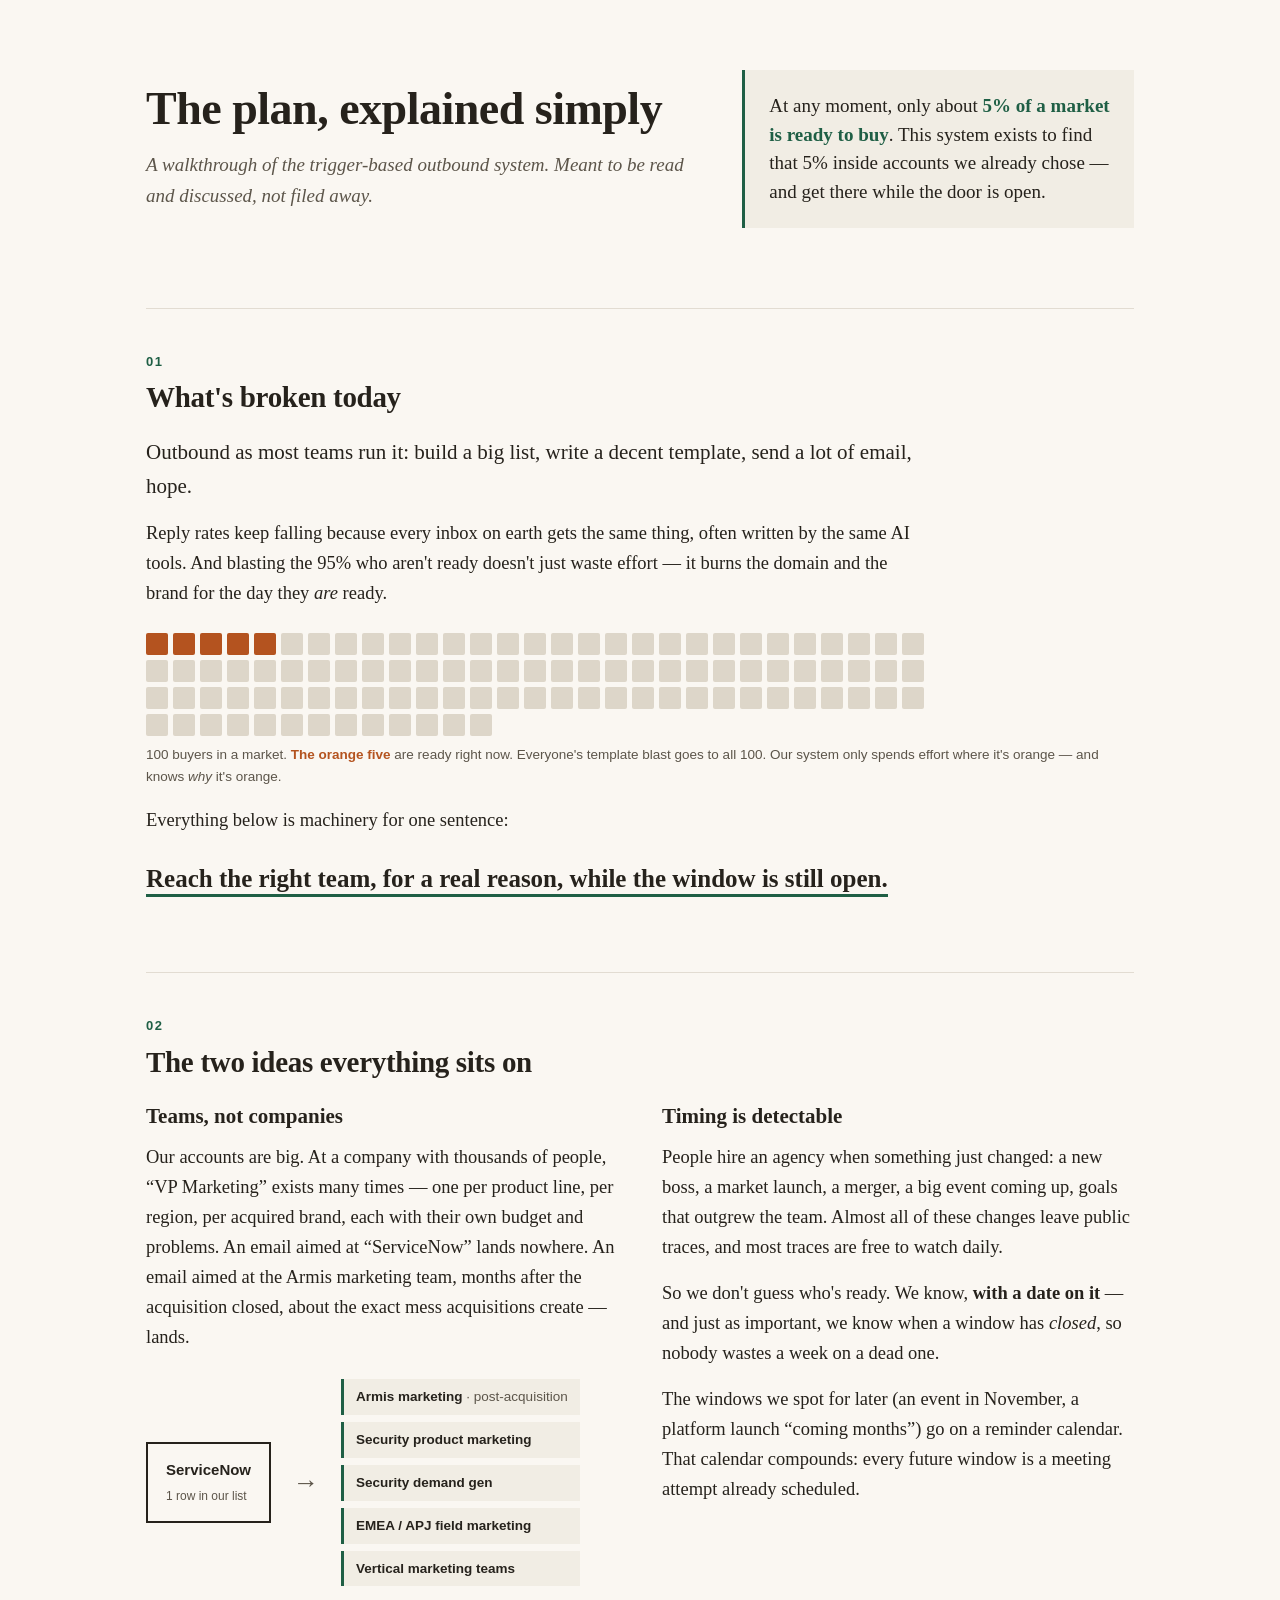
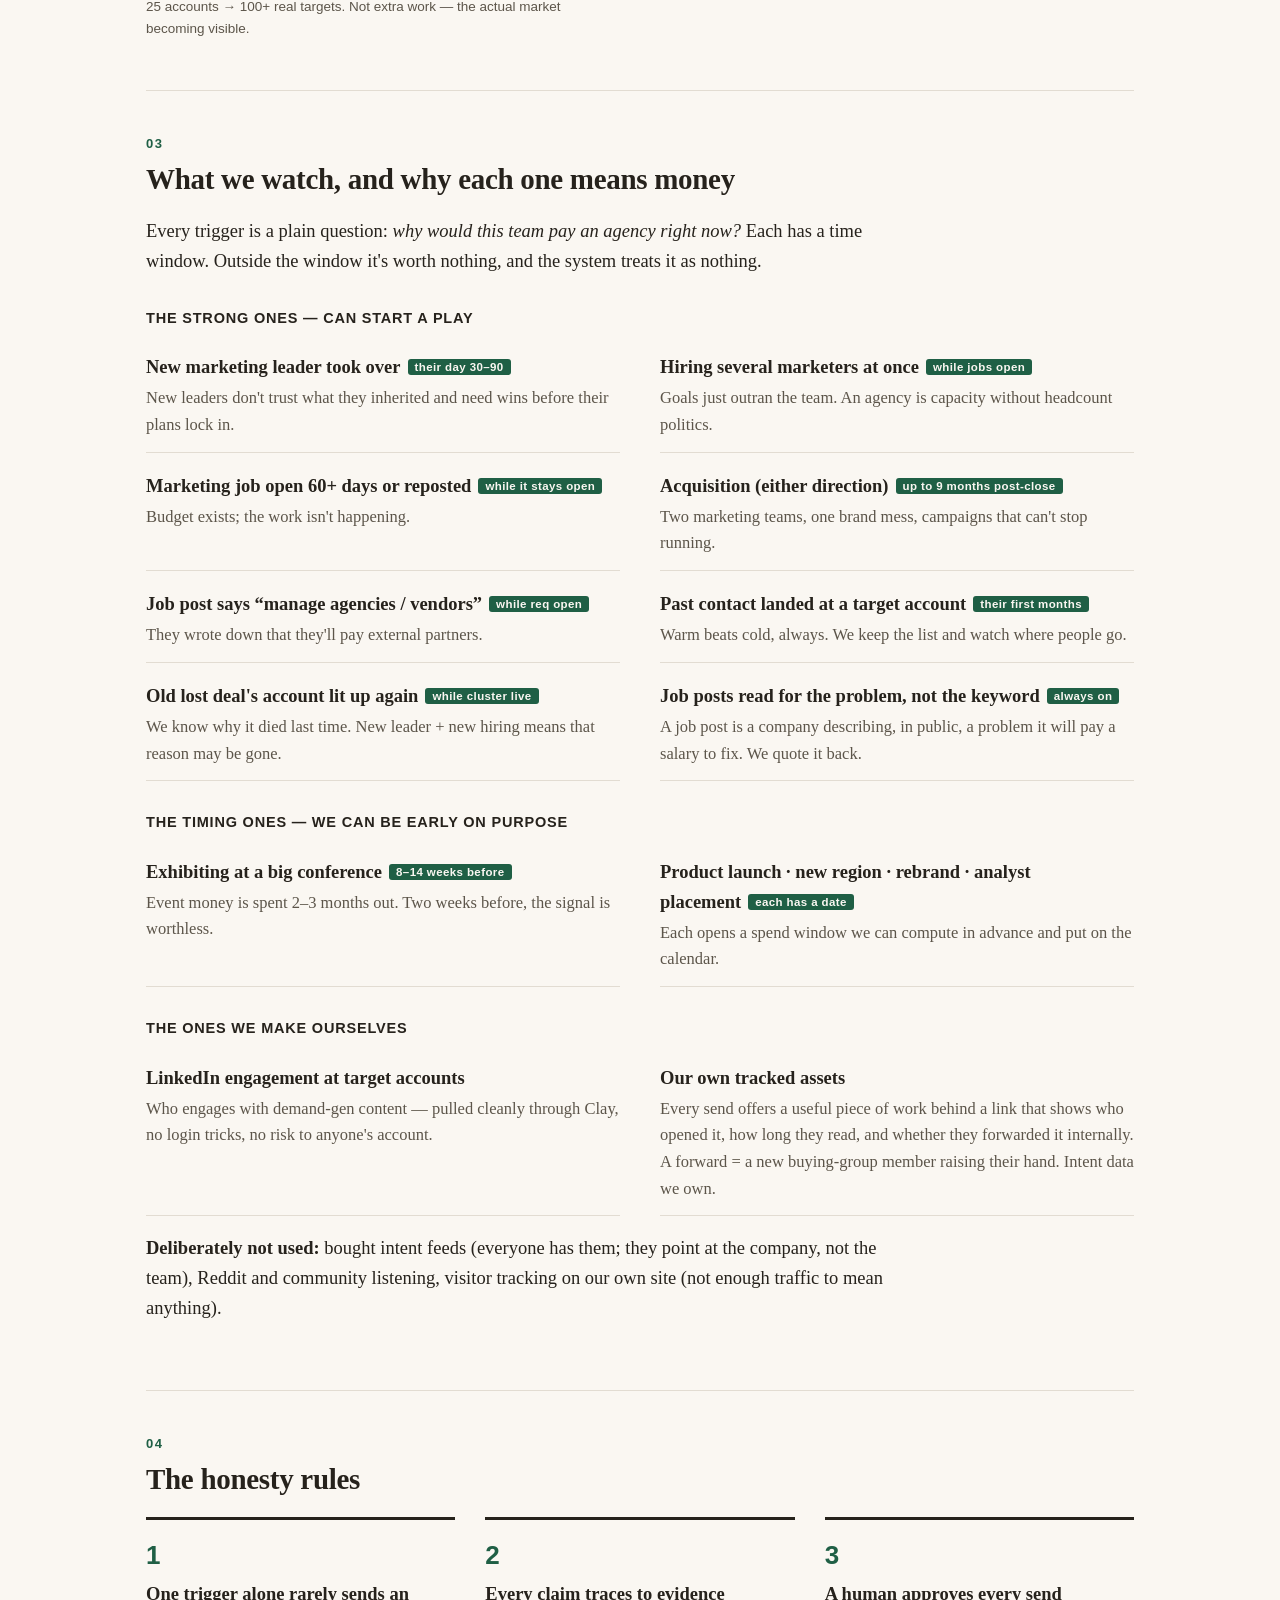
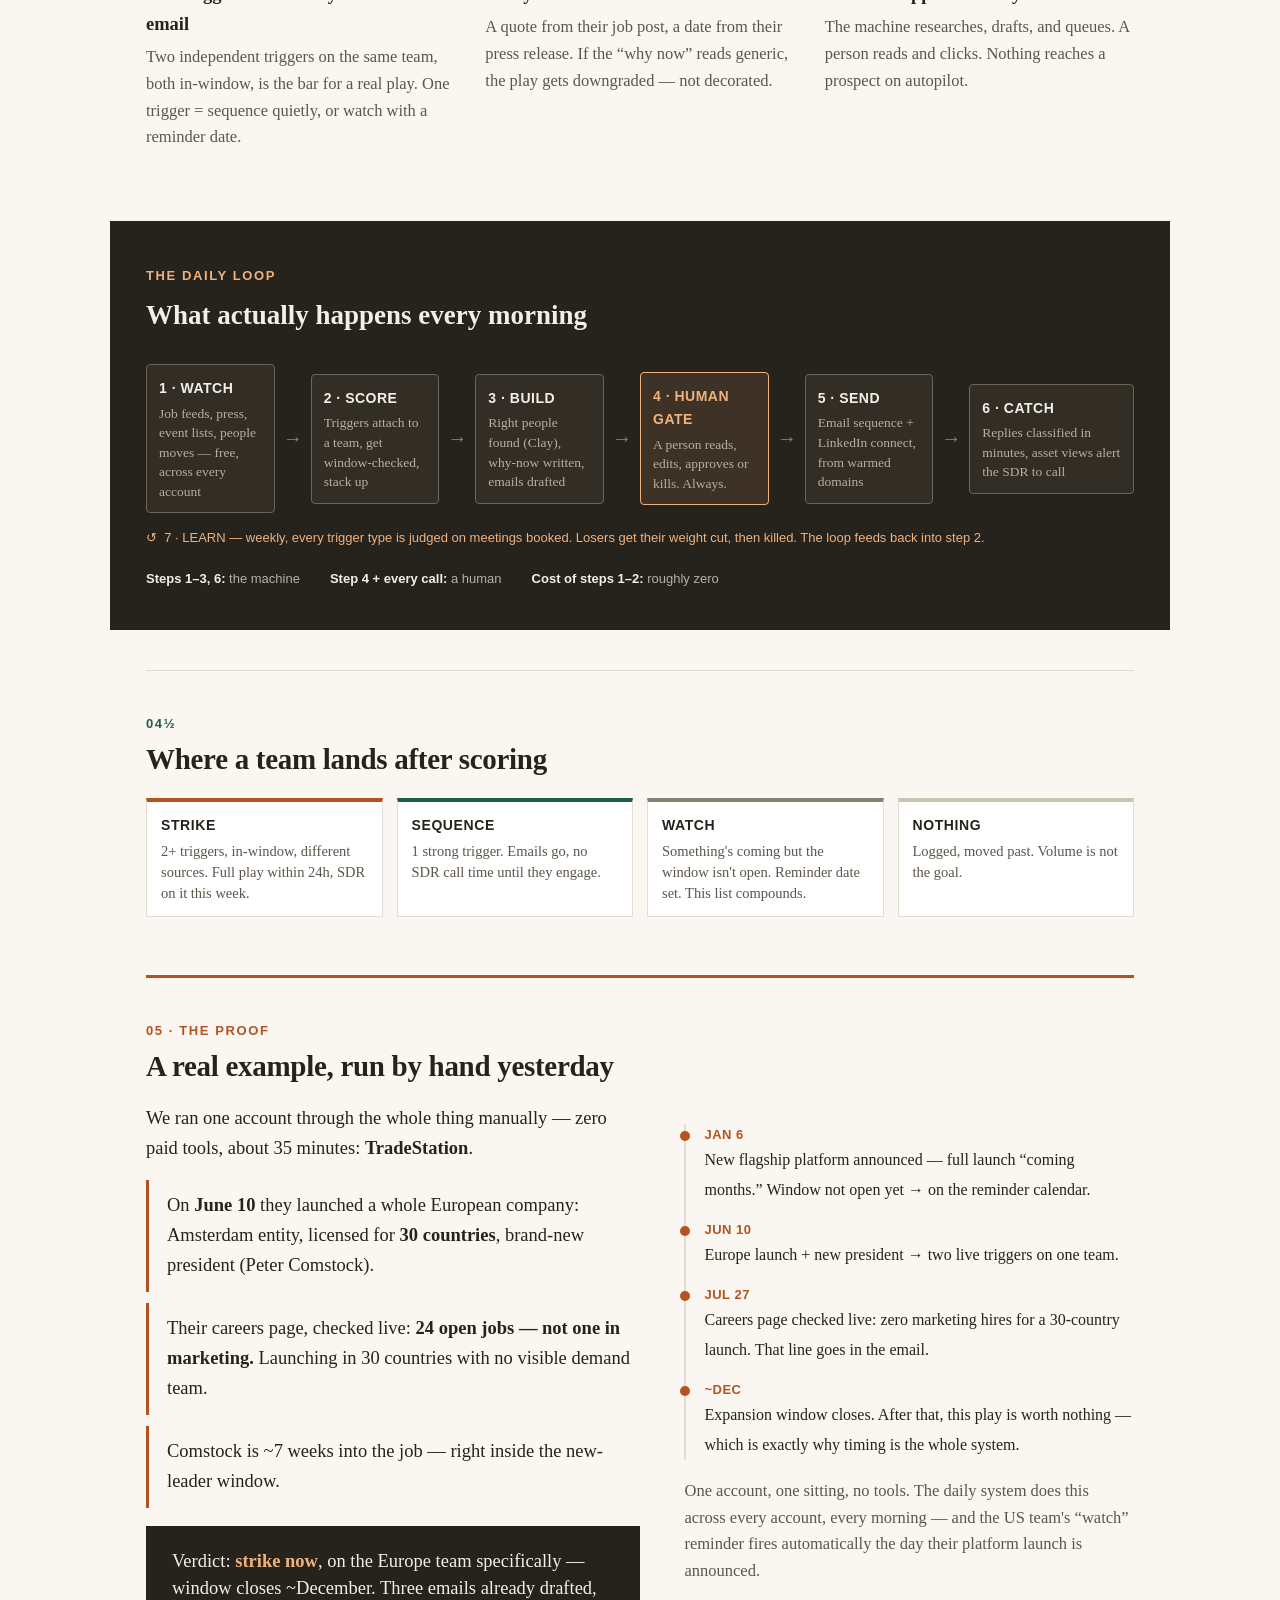
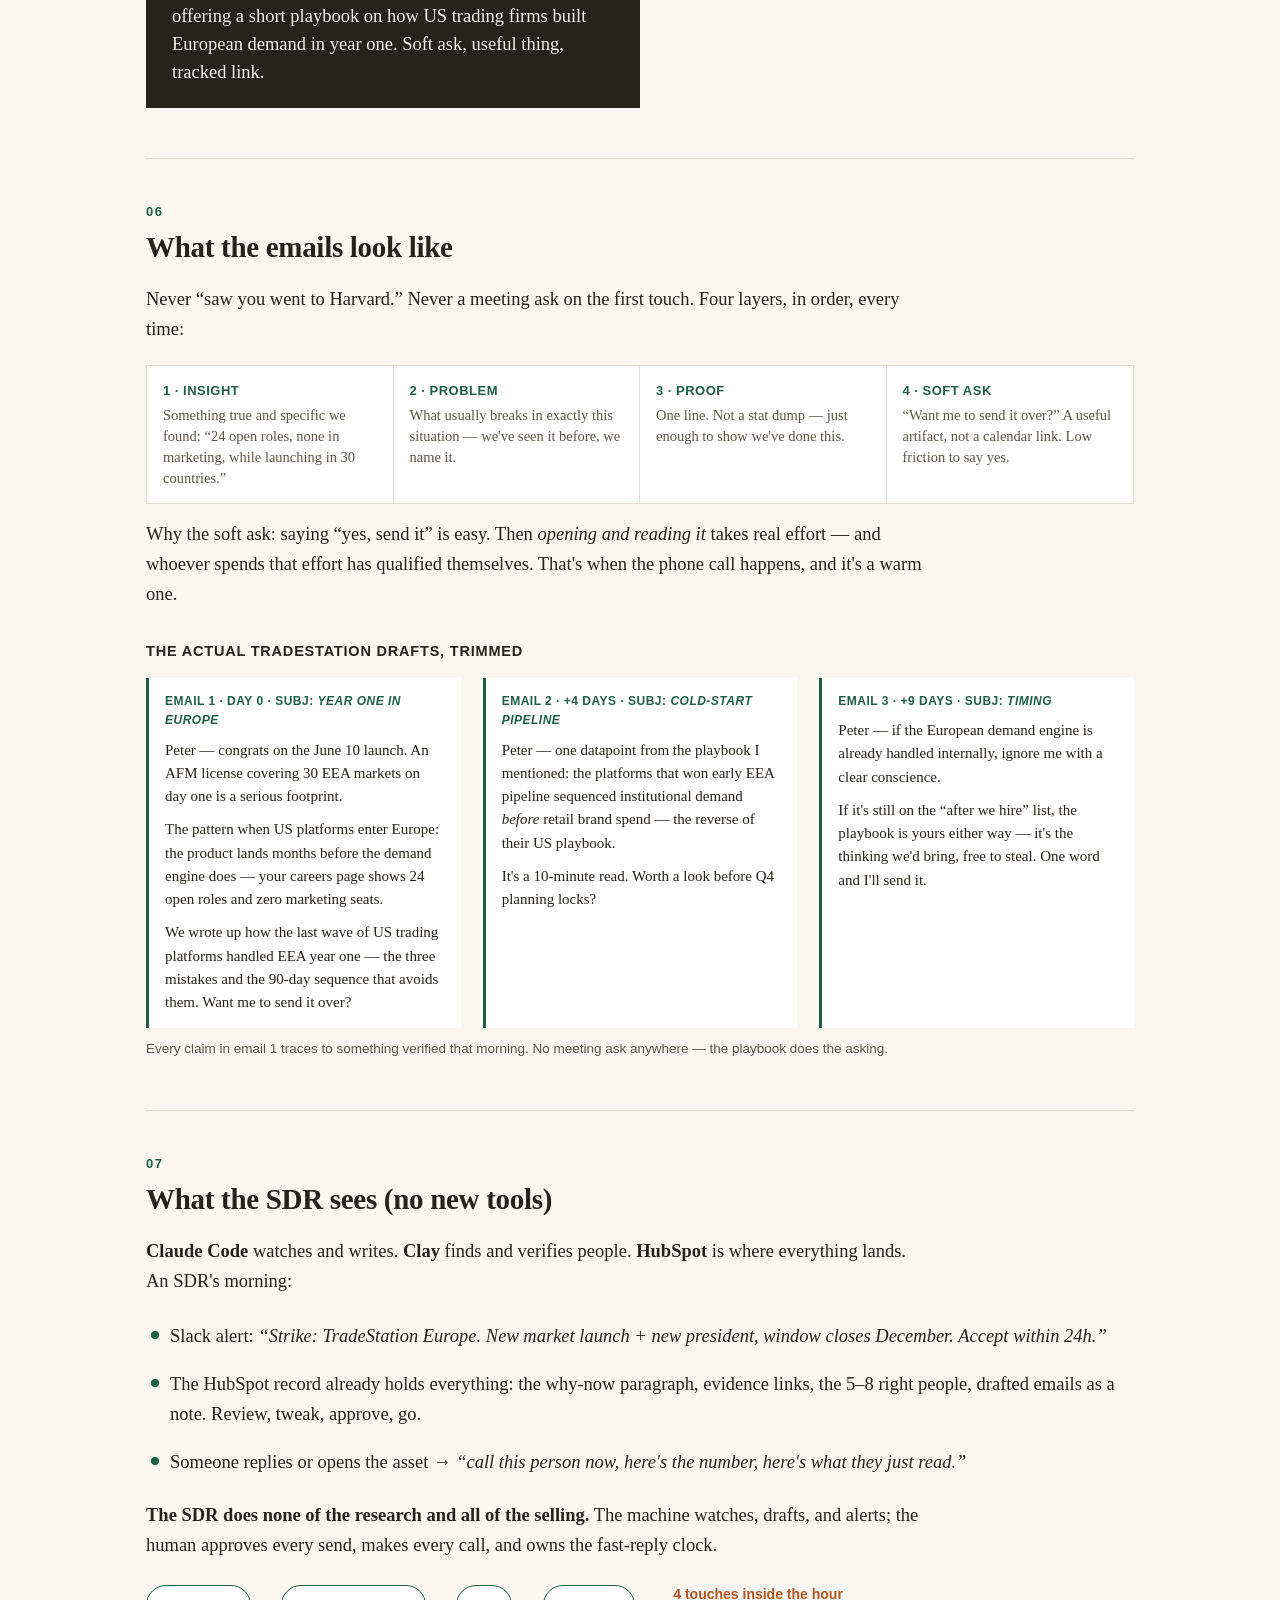
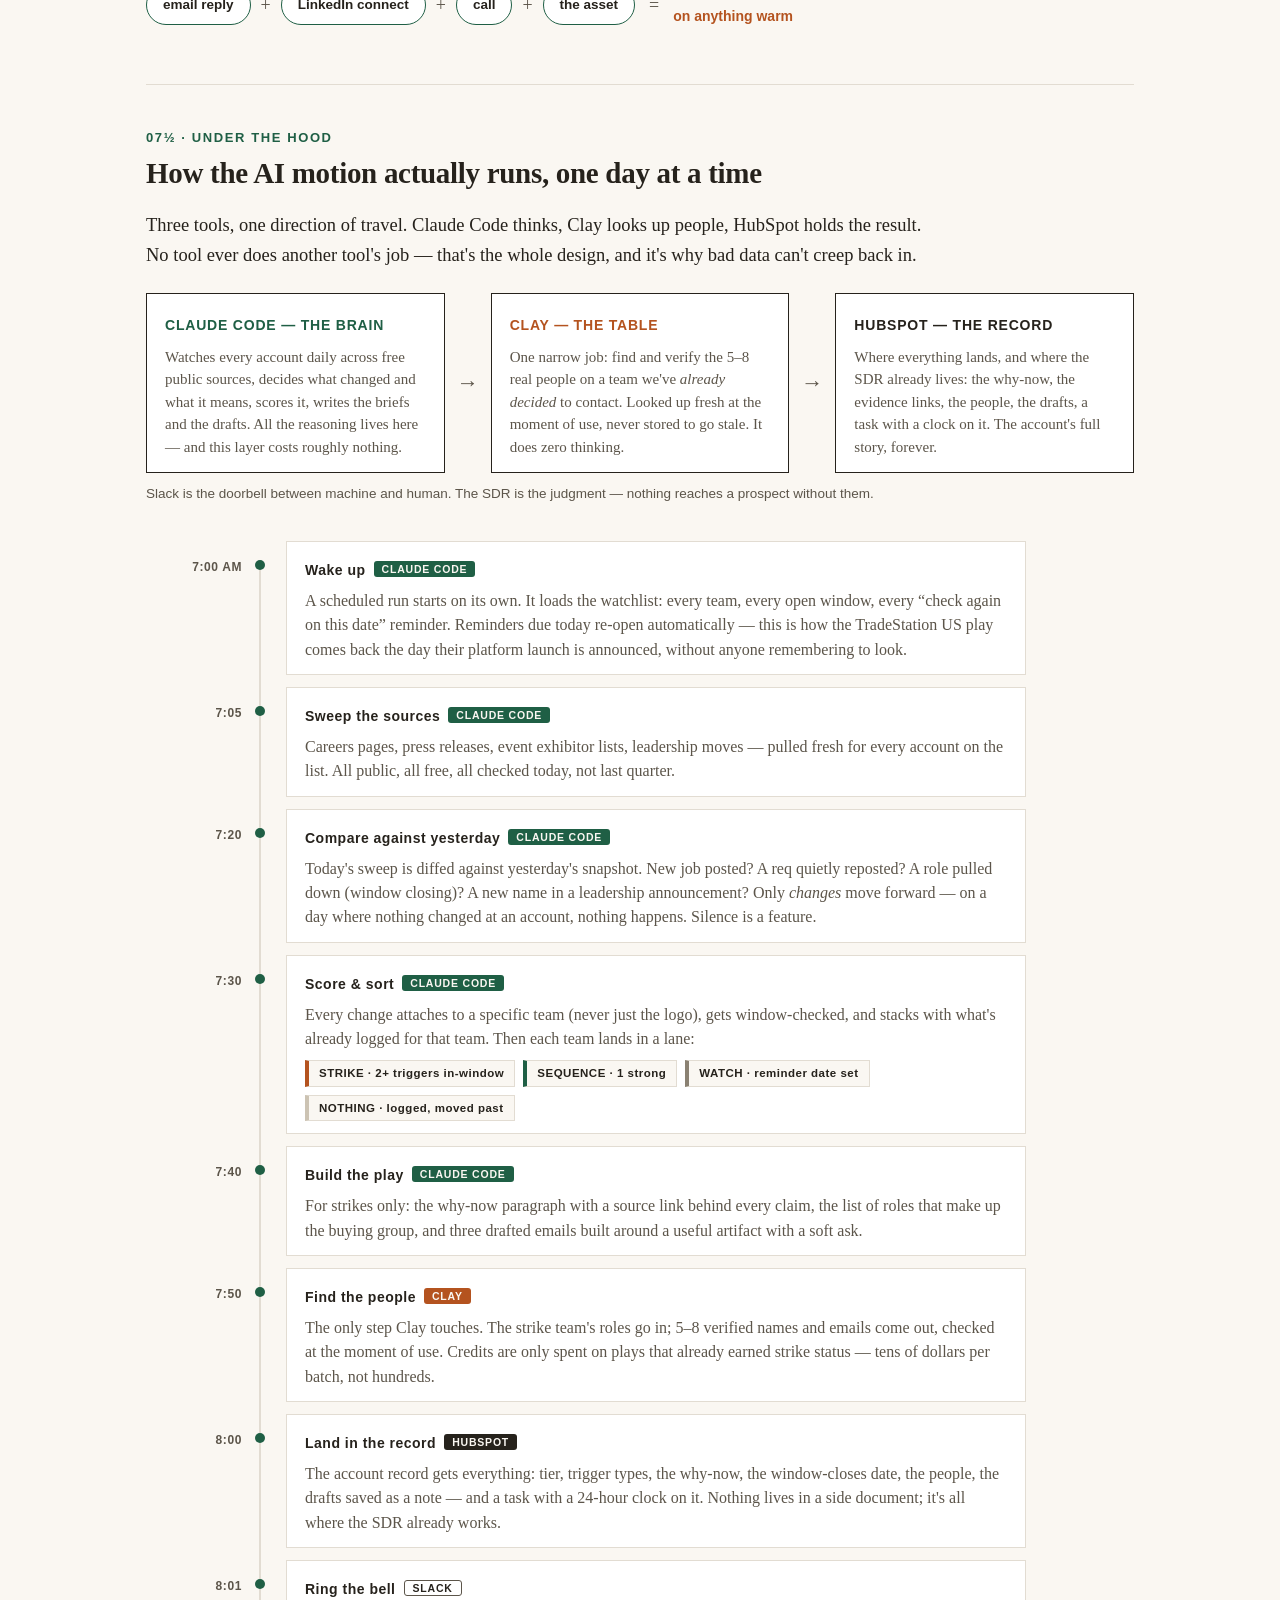
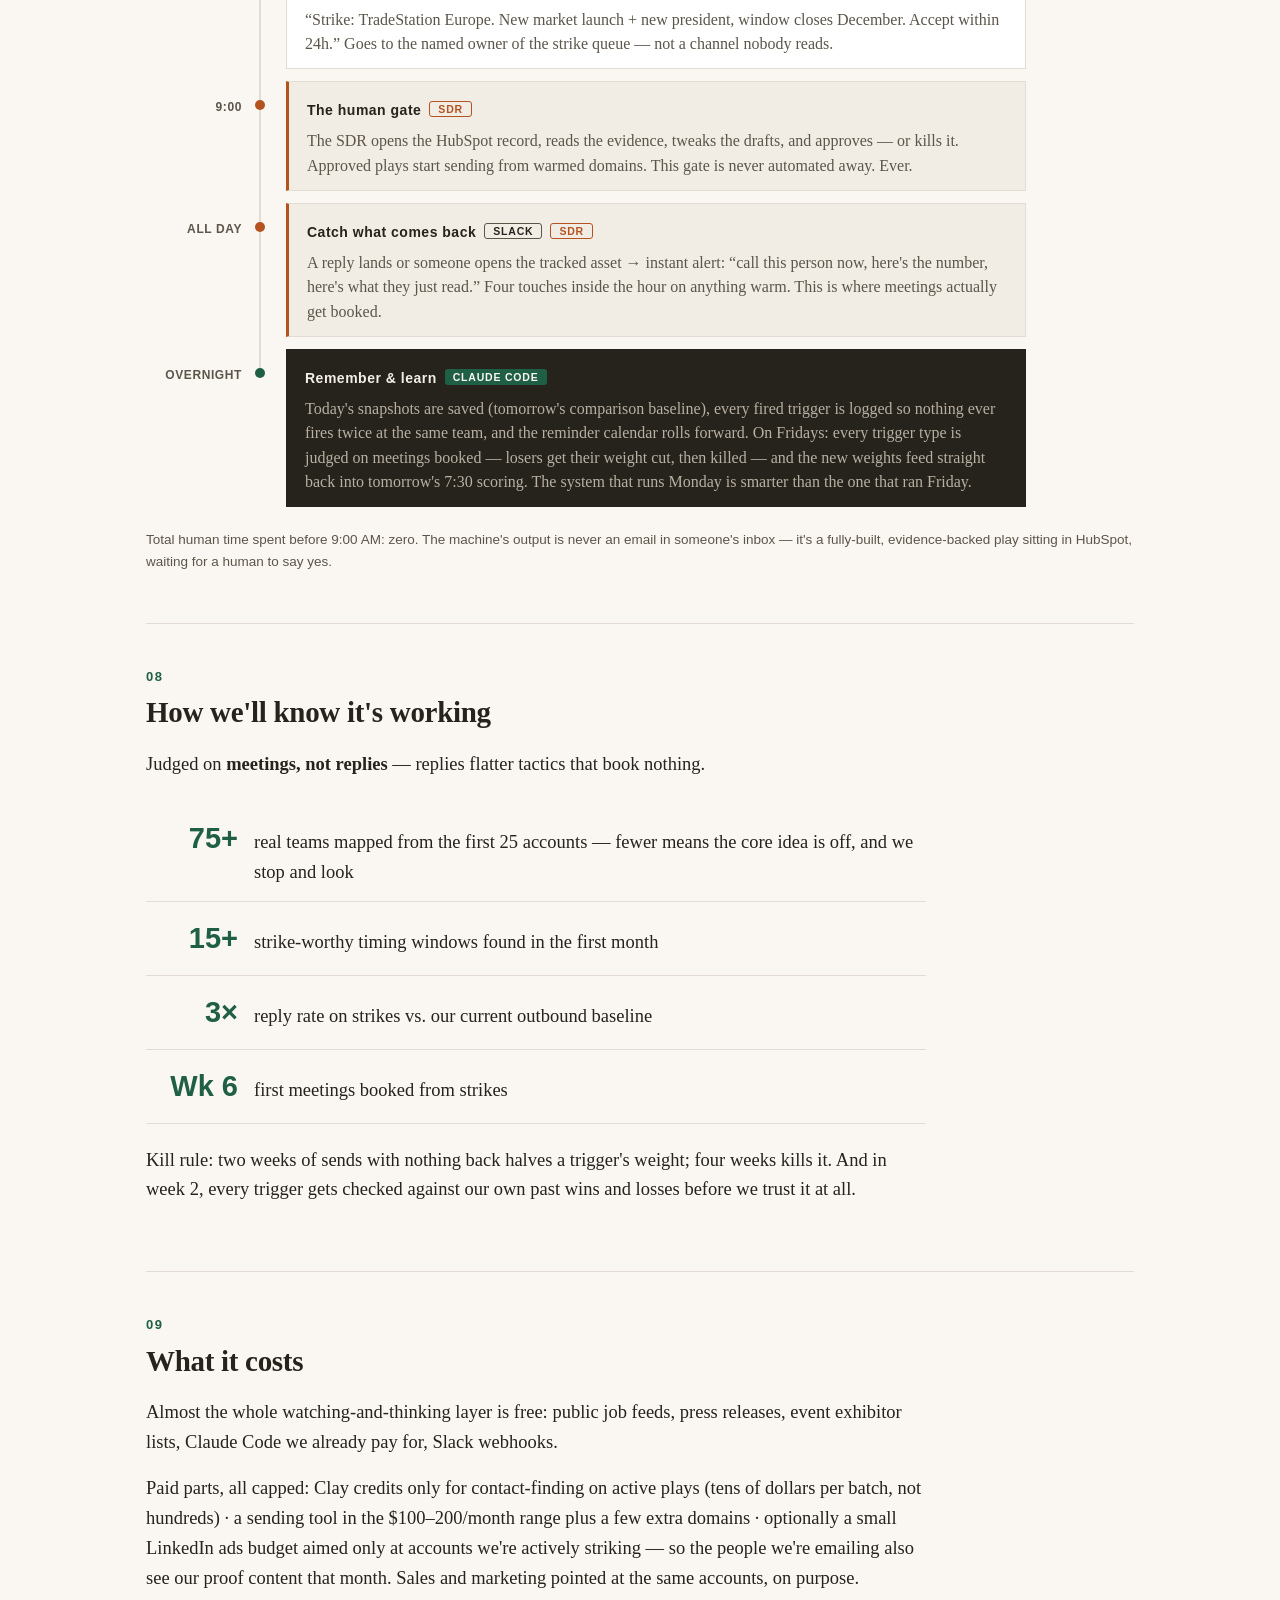
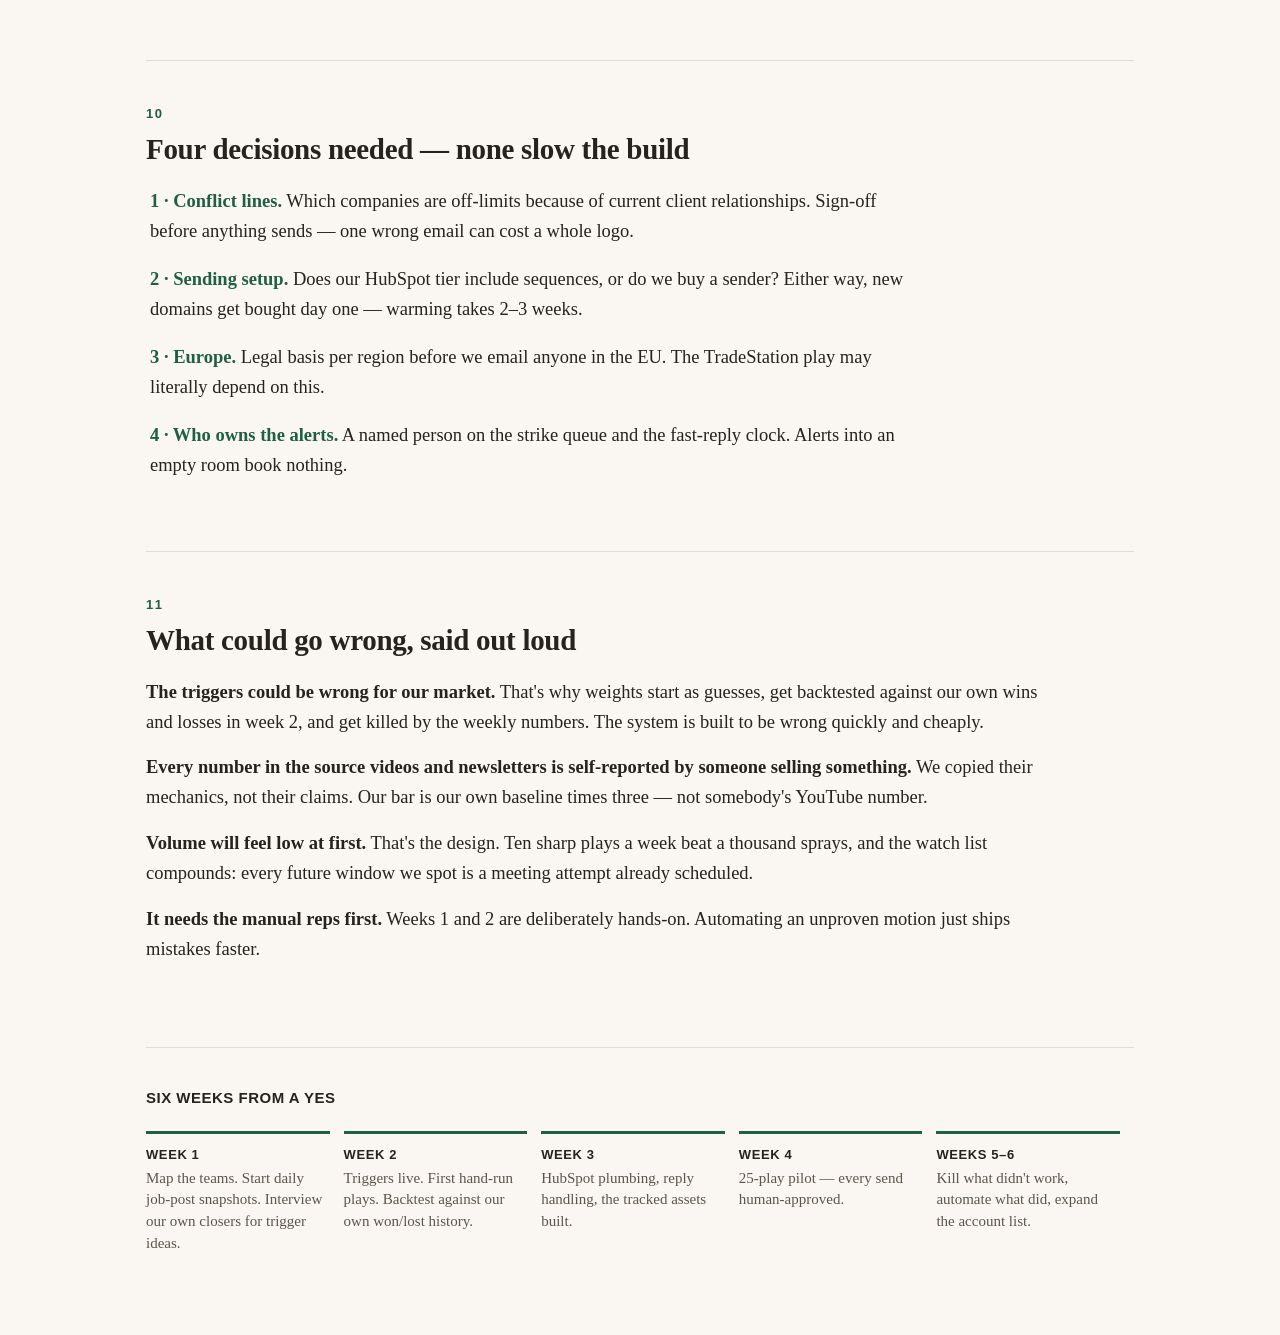
<file: data/reports/the-plan-ai-motion.html>
<!DOCTYPE html>
<html lang="en">
<head>
<meta charset="UTF-8">
<meta name="viewport" content="width=device-width, initial-scale=1.0">
<title>The plan &mdash; and the AI motion that runs it</title>
<style>
  :root {
    --ink: #26221c;
    --ink-soft: #5c554a;
    --paper: #faf7f2;
    --paper-dim: #f1ede4;
    --accent: #1f5f45;
    --accent-warm: #b4531f;
    --rule: #e2dcd2;
    --sans: 'Avenir Next', 'Trebuchet MS', Verdana, sans-serif;
  }
  * { margin: 0; padding: 0; box-sizing: border-box; }
  html { scroll-behavior: smooth; }
  body {
    background: var(--paper);
    color: var(--ink);
    font-family: Charter, Georgia, 'Times New Roman', serif;
    font-size: 18.5px;
    line-height: 1.62;
  }
  .page { max-width: 1060px; margin: 0 auto; padding: 0 36px; }
  .narrow { max-width: 720px; }

  /* ---------- header ---------- */
  header { padding: 70px 0 40px; display: grid; grid-template-columns: 1.4fr 1fr; gap: 48px; align-items: end; }
  header h1 { font-size: 46px; line-height: 1.1; font-weight: 700; letter-spacing: -0.5px; }
  header p.sub { margin-top: 16px; font-size: 19px; color: var(--ink-soft); font-style: italic; }
  header .thread {
    padding: 22px 24px;
    border-left: 3px solid var(--accent);
    background: var(--paper-dim);
    font-size: 19px; line-height: 1.5;
  }
  header .thread strong { color: var(--accent); }

  /* ---------- sections ---------- */
  section { padding: 42px 0 10px; border-top: 1px solid var(--rule); margin-top: 40px; }
  .kicker {
    font-family: var(--sans);
    font-size: 13px; font-weight: 700; letter-spacing: 1.6px; text-transform: uppercase;
    color: var(--accent); margin-bottom: 8px;
  }
  section h2 { font-size: 29px; line-height: 1.2; letter-spacing: -0.3px; margin-bottom: 20px; }
  p { margin-bottom: 16px; max-width: 780px; }
  p.lead { font-size: 21px; }
  .pull { margin: 26px 0; font-size: 25px; line-height: 1.4; font-weight: 700; }
  .pull span { border-bottom: 3px solid var(--accent); padding-bottom: 2px; }

  /* ---------- 3% blocks ---------- */
  .market { display: flex; flex-wrap: wrap; gap: 5px; margin: 24px 0 8px; max-width: 780px; }
  .market i { width: 22px; height: 22px; background: #ddd6c9; border-radius: 2px; }
  .market i.hot { background: var(--accent-warm); }
  .market-caption { font-family: var(--sans); font-size: 13.5px; color: var(--ink-soft); margin-bottom: 18px; }
  .market-caption b { color: var(--accent-warm); }

  /* ---------- two ideas: side by side ---------- */
  .ideas { display: grid; grid-template-columns: 1fr 1fr; gap: 44px; margin-top: 8px; }
  .ideas h3 { font-size: 21px; margin-bottom: 10px; }

  /* ---------- team explosion diagram ---------- */
  .explode { margin: 26px 0 10px; display: flex; align-items: center; gap: 22px; }
  .explode .logo {
    font-family: var(--sans); font-weight: 700; font-size: 15px;
    border: 2px solid var(--ink); padding: 14px 18px; background: var(--paper);
    white-space: nowrap;
  }
  .explode .arrow { font-size: 26px; color: var(--ink-soft); }
  .explode .teams { display: flex; flex-direction: column; gap: 7px; }
  .explode .team {
    font-family: var(--sans); font-size: 13.5px; font-weight: 600;
    border-left: 3px solid var(--accent); background: var(--paper-dim);
    padding: 7px 12px;
  }
  .explode .team span { color: var(--ink-soft); font-weight: 400; }
  .diagram-caption { font-family: var(--sans); font-size: 13.5px; color: var(--ink-soft); margin-top: 10px; }

  /* ---------- triggers two-column ---------- */
  .trigger-grid { display: grid; grid-template-columns: 1fr 1fr; gap: 6px 40px; margin: 10px 0 6px; }
  .trig { padding: 13px 0; border-bottom: 1px solid var(--rule); }
  .trig .t-name { font-weight: 700; }
  .trig .window {
    font-family: var(--sans); font-size: 11.5px; font-weight: 600; letter-spacing: 0.4px;
    color: var(--paper); background: var(--accent); border-radius: 3px;
    padding: 2px 7px; margin-left: 7px; white-space: nowrap; vertical-align: 2px;
  }
  .trig .t-why { color: var(--ink-soft); font-size: 16.5px; margin-top: 2px; }
  h3.group {
    font-family: var(--sans); font-size: 14.5px; font-weight: 700; letter-spacing: 0.8px;
    text-transform: uppercase; margin: 30px 0 4px;
  }

  /* ---------- rules 3-across ---------- */
  .rules { display: grid; grid-template-columns: 1fr 1fr 1fr; gap: 30px; margin: 20px 0 10px; }
  .rule-card { border-top: 3px solid var(--ink); padding-top: 14px; }
  .rule-card .n {
    font-family: var(--sans); font-weight: 700; font-size: 26px; color: var(--accent);
  }
  .rule-card b { display: block; margin: 4px 0 4px; }
  .rule-card p { font-size: 16.5px; color: var(--ink-soft); margin: 0; }

  /* ---------- FLOWCHART band ---------- */
  .flowband {
    background: var(--ink); color: #f3efe7;
    margin: 50px -36px 0; padding: 44px 36px 40px;
  }
  .flowband .inner { max-width: 1060px; margin: 0 auto; }
  .flowband .kicker { color: #f0b27d; }
  .flowband h2 { color: #f3efe7; font-size: 27px; margin-bottom: 26px; }
  .flow { display: flex; align-items: stretch; gap: 0; flex-wrap: wrap; }
  .step { flex: 1; min-width: 118px; display: flex; align-items: center; }
  .box {
    flex: 1;
    border: 1.5px solid #6b6459; border-radius: 4px;
    padding: 12px 12px 11px; background: #322d25;
  }
  .box .s-name { font-family: var(--sans); font-weight: 700; font-size: 14px; letter-spacing: 0.5px; }
  .box .s-what { font-size: 13.5px; color: #b8b0a2; line-height: 1.45; margin-top: 4px; }
  .box.human { border-color: #f0b27d; background: #3d3225; }
  .box.human .s-name { color: #f0b27d; }
  .flow .arr { padding: 0 8px; color: #8a8172; font-size: 20px; align-self: center; }
  .flow-note {
    margin-top: 20px; display: flex; gap: 30px; flex-wrap: wrap;
    font-family: var(--sans); font-size: 13px; color: #b8b0a2;
  }
  .flow-note b { color: #f3efe7; }
  .loopline { margin-top: 14px; font-family: var(--sans); font-size: 13px; color: #f0b27d; }

  /* ---------- tier ladder ---------- */
  .tiers { display: grid; grid-template-columns: repeat(4, 1fr); gap: 14px; margin: 22px 0 8px; }
  .tier { border: 1px solid var(--rule); border-top-width: 4px; padding: 12px 14px; background: #fff; }
  .tier.strike { border-top-color: var(--accent-warm); }
  .tier.seq { border-top-color: var(--accent); }
  .tier.watch { border-top-color: #8a8172; }
  .tier.skip { border-top-color: #ccc3b3; }
  .tier .t-label { font-family: var(--sans); font-weight: 700; font-size: 14px; letter-spacing: 0.6px; }
  .tier .t-def { font-size: 14.5px; color: var(--ink-soft); margin-top: 4px; line-height: 1.45; }

  /* ---------- proof ---------- */
  section.proof { border-top: 3px solid var(--accent-warm); }
  section.proof .kicker { color: var(--accent-warm); }
  .proof-grid { display: grid; grid-template-columns: 1.1fr 1fr; gap: 44px; align-items: start; }
  ul.evidence { list-style: none; margin: 6px 0 18px; }
  ul.evidence li { padding: 11px 0 11px 18px; border-left: 3px solid var(--accent-warm); margin-bottom: 11px; }
  .verdict { background: var(--ink); color: #f3efe7; padding: 22px 26px; font-size: 18.5px; line-height: 1.5; }
  .verdict strong { color: #f0b27d; }
  .mini-timeline { margin-top: 20px; border-left: 2px solid var(--rule); padding-left: 18px; }
  .mini-timeline .mt { margin-bottom: 14px; position: relative; }
  .mini-timeline .mt::before {
    content: ''; position: absolute; left: -24px; top: 7px;
    width: 10px; height: 10px; border-radius: 50%; background: var(--accent-warm);
  }
  .mini-timeline .mt b { font-family: var(--sans); font-size: 13px; letter-spacing: 0.5px; display: block; color: var(--accent-warm); }
  .mini-timeline .mt span { font-size: 16px; }

  /* ---------- email anatomy ---------- */
  .anatomy { display: grid; grid-template-columns: repeat(4, 1fr); gap: 0; margin: 20px 0 8px; border: 1px solid var(--rule); }
  .layer { padding: 14px 16px; border-right: 1px solid var(--rule); background: #fff; }
  .layer:last-child { border-right: none; }
  .layer b { font-family: var(--sans); font-size: 13px; letter-spacing: 0.5px; color: var(--accent); display: block; margin-bottom: 4px; }
  .layer span { font-size: 14.5px; color: var(--ink-soft); line-height: 1.45; display: block; }

  /* ---------- email examples ---------- */
  .emails { display: grid; grid-template-columns: 1fr 1fr 1fr; gap: 22px; margin: 14px 0 10px; }
  .email { border-left: 3px solid var(--accent); background: #fff; padding: 14px 16px; }
  .email .e-meta {
    font-family: var(--sans); font-size: 12px; font-weight: 700; letter-spacing: 0.5px;
    text-transform: uppercase; color: var(--accent); margin-bottom: 8px;
  }
  .email p { font-size: 15px; line-height: 1.55; color: var(--ink); margin-bottom: 10px; max-width: none; }
  .email p:last-child { margin-bottom: 0; }

  /* ---------- SDR section ---------- */
  ul.morning { list-style: none; margin: 6px 0 14px; }
  ul.morning li { padding: 9px 0 9px 24px; position: relative; }
  ul.morning li::before {
    content: ''; position: absolute; left: 5px; top: 18px;
    width: 8px; height: 8px; background: var(--accent); border-radius: 50%;
  }
  /* ---------- speed strip ---------- */
  .speed { display: flex; align-items: center; gap: 0; margin: 22px 0 6px; flex-wrap: wrap; }
  .speed .touch {
    font-family: var(--sans); font-size: 13.5px; font-weight: 600;
    border: 1.5px solid var(--accent); border-radius: 20px; padding: 8px 16px; background: #fff;
  }
  .speed .plus { padding: 0 10px; color: var(--ink-soft); font-size: 18px; }
  .speed .equals { padding: 0 14px; font-size: 18px; color: var(--ink-soft); }
  .speed .result { font-family: var(--sans); font-size: 14px; font-weight: 700; color: var(--accent-warm); }

  /* ---------- numbers ---------- */
  .bars { margin: 22px 0; max-width: 780px; }
  .bar { display: flex; align-items: baseline; gap: 16px; padding: 13px 0; border-bottom: 1px solid var(--rule); }
  .bar .num { font-family: var(--sans); font-size: 29px; font-weight: 700; color: var(--accent); min-width: 92px; text-align: right; }

  /* ---------- decisions ---------- */
  ol.decisions { list-style: none; margin: 6px 0 20px; max-width: 780px; }
  ol.decisions li { margin-bottom: 18px; padding-left: 4px; }
  ol.decisions li strong { color: var(--accent); }

  /* ---------- risks ---------- */
  .risks p { max-width: 900px; }

  /* ---------- footer weeks ---------- */
  footer { margin-top: 56px; border-top: 1px solid var(--rule); padding: 38px 0 80px; }
  footer .f-label { font-family: var(--sans); font-size: 15px; font-weight: 700; letter-spacing: 0.5px; }
  .weekline { display: flex; gap: 0; margin-top: 20px; flex-wrap: wrap; }
  .wk { flex: 1; min-width: 150px; border-top: 3px solid var(--accent); margin-right: 14px; padding-top: 10px; }
  .wk b { font-family: var(--sans); font-size: 13px; letter-spacing: 0.6px; display: block; }
  .wk span { font-size: 15px; color: var(--ink-soft); line-height: 1.45; display: block; margin-top: 3px; }

  /* ---------- AI motion: architecture strip ---------- */
  .arch { display: flex; align-items: stretch; gap: 0; margin: 22px 0 6px; flex-wrap: wrap; }
  .arch .anode { flex: 1; min-width: 210px; border: 1.5px solid var(--ink); background: #fff; padding: 16px 18px 14px; }
  .arch .a-tool { font-family: var(--sans); font-weight: 700; font-size: 14px; letter-spacing: 0.8px; }
  .arch .a-tool.cc { color: var(--accent); }
  .arch .a-tool.clay { color: var(--accent-warm); }
  .arch .a-role { font-size: 15px; color: var(--ink-soft); line-height: 1.5; margin-top: 6px; }
  .arch .a-arr { align-self: center; padding: 0 12px; font-size: 22px; color: var(--ink-soft); }
  .arch-caption { font-family: var(--sans); font-size: 13.5px; color: var(--ink-soft); margin-top: 10px; }

  /* ---------- AI motion: vertical day clock ---------- */
  .motion { margin: 36px 0 6px; max-width: 880px; }
  .mrow { display: grid; grid-template-columns: 96px 36px 1fr; }
  .mtime { font-family: var(--sans); font-size: 12px; font-weight: 700; letter-spacing: 0.6px; color: var(--ink-soft); text-align: right; padding-top: 17px; }
  .mrail { position: relative; }
  .mrail::before { content: ''; position: absolute; left: 50%; top: 0; bottom: 0; width: 2px; margin-left: -1px; background: var(--rule); }
  .mrail::after { content: ''; position: absolute; left: 50%; top: 19px; width: 10px; height: 10px; margin-left: -5px; border-radius: 50%; background: var(--accent); }
  .mrow.human .mrail::after { background: var(--accent-warm); }
  .mrow:first-child .mrail::before { top: 19px; }
  .mrow:last-child .mrail::before { bottom: auto; height: 19px; }
  .mcard { border: 1px solid var(--rule); background: #fff; padding: 13px 18px 12px; margin: 0 0 12px 8px; }
  .mcard b.m-name { font-family: var(--sans); font-size: 14px; letter-spacing: 0.5px; }
  .mcard .m-what { font-size: 16px; color: var(--ink-soft); line-height: 1.52; margin-top: 4px; }
  .mrow.human .mcard { border-left: 3px solid var(--accent-warm); background: var(--paper-dim); }
  .mrow.night .mcard { background: var(--ink); border-color: var(--ink); }
  .mrow.night b.m-name { color: #f3efe7; }
  .mrow.night .m-what { color: #b8b0a2; }
  .tag { font-family: var(--sans); font-size: 10.5px; font-weight: 700; letter-spacing: 0.8px; padding: 2px 8px; border-radius: 3px; margin-left: 8px; vertical-align: 2px; white-space: nowrap; }
  .tag.cc { background: var(--accent); color: var(--paper); }
  .tag.clay { background: var(--accent-warm); color: var(--paper); }
  .tag.hs { background: var(--ink); color: var(--paper); }
  .tag.slack { border: 1.5px solid var(--ink-soft); color: var(--ink); padding-top: 1px; padding-bottom: 1px; }
  .tag.sdr { border: 1.5px solid var(--accent-warm); color: var(--accent-warm); padding-top: 1px; padding-bottom: 1px; }
  .mrow.night .tag.hs { background: #f3efe7; color: var(--ink); }
  .mchips { margin-top: 9px; display: flex; gap: 8px; flex-wrap: wrap; }
  .mchips span { font-family: var(--sans); font-size: 11.5px; font-weight: 700; letter-spacing: 0.5px; padding: 3px 10px; border: 1px solid var(--rule); border-left-width: 4px; background: var(--paper); }
  .mchips .c-strike { border-left-color: var(--accent-warm); }
  .mchips .c-seq { border-left-color: var(--accent); }
  .mchips .c-watch { border-left-color: #8a8172; }
  .mchips .c-skip { border-left-color: #ccc3b3; }

  @media (max-width: 900px) {
    header, .ideas, .proof-grid, .trigger-grid { grid-template-columns: 1fr; }
    .arch { flex-direction: column; }
    .arch .a-arr { transform: rotate(90deg); padding: 6px 0; margin-left: 22px; align-self: flex-start; }
    .mrow { grid-template-columns: 58px 26px 1fr; }
    .rules, .tiers, .anatomy { grid-template-columns: 1fr 1fr; }
    .emails { grid-template-columns: 1fr; }
    .flowband { margin: 50px -24px 0; padding: 36px 24px; }
    .page { padding: 0 24px; }
  }
  @media print {
    body { font-size: 12pt; }
    .flowband { background: #fff; color: var(--ink); border: 2px solid var(--ink); }
    section { page-break-inside: avoid; }
  }
</style>
</head>
<body>
<div class="page">

<header>
  <div>
    <h1>The plan, explained simply</h1>
    <p class="sub">A walkthrough of the trigger-based outbound system. Meant to be read and discussed, not filed away.</p>
  </div>
  <div class="thread">
    At any moment, only about <strong>5% of a market is ready to buy</strong>. This system exists to find that 5% inside accounts we already chose &mdash; and get there while the door is open.
  </div>
</header>

<section>
  <div class="kicker">01</div>
  <h2>What's broken today</h2>
  <p class="lead">Outbound as most teams run it: build a big list, write a decent template, send a lot of email, hope.</p>
  <p>Reply rates keep falling because every inbox on earth gets the same thing, often written by the same AI tools. And blasting the 95% who aren't ready doesn't just waste effort &mdash; it burns the domain and the brand for the day they <em>are</em> ready.</p>

  <div class="market">
    <i class="hot"></i><i class="hot"></i><i class="hot"></i><i class="hot"></i><i class="hot"></i><i></i><i></i><i></i><i></i><i></i><i></i><i></i><i></i><i></i><i></i><i></i><i></i><i></i><i></i><i></i><i></i><i></i><i></i><i></i><i></i><i></i><i></i><i></i><i></i><i></i><i></i><i></i><i></i><i></i><i></i><i></i><i></i><i></i><i></i><i></i><i></i><i></i><i></i><i></i><i></i><i></i><i></i><i></i><i></i><i></i><i></i><i></i><i></i><i></i><i></i><i></i><i></i><i></i><i></i><i></i><i></i><i></i><i></i><i></i><i></i><i></i><i></i><i></i><i></i><i></i><i></i><i></i><i></i><i></i><i></i><i></i><i></i><i></i><i></i><i></i><i></i><i></i><i></i><i></i><i></i><i></i><i></i><i></i><i></i><i></i><i></i><i></i><i></i><i></i><i></i><i></i><i></i><i></i><i></i><i></i>
  </div>
  <div class="market-caption">100 buyers in a market. <b>The orange five</b> are ready right now. Everyone's template blast goes to all 100. Our system only spends effort where it's orange &mdash; and knows <em>why</em> it's orange.</div>

  <p>Everything below is machinery for one sentence:</p>
  <div class="pull"><span>Reach the right team, for a real reason, while the window is still open.</span></div>
</section>

<section>
  <div class="kicker">02</div>
  <h2>The two ideas everything sits on</h2>
  <div class="ideas">
    <div>
      <h3>Teams, not companies</h3>
      <p>Our accounts are big. At a company with thousands of people, &ldquo;VP Marketing&rdquo; exists many times &mdash; one per product line, per region, per acquired brand, each with their own budget and problems. An email aimed at &ldquo;ServiceNow&rdquo; lands nowhere. An email aimed at the Armis marketing team, months after the acquisition closed, about the exact mess acquisitions create &mdash; lands.</p>
      <div class="explode">
        <div class="logo">ServiceNow<br><span style="font-weight:400; font-size:12px; color:var(--ink-soft);">1 row in our list</span></div>
        <div class="arrow">&rarr;</div>
        <div class="teams">
          <div class="team">Armis marketing <span>&middot; post-acquisition</span></div>
          <div class="team">Security product marketing</div>
          <div class="team">Security demand gen</div>
          <div class="team">EMEA / APJ field marketing</div>
          <div class="team">Vertical marketing teams</div>
        </div>
      </div>
      <div class="diagram-caption">25 accounts &rarr; 100+ real targets. Not extra work &mdash; the actual market becoming visible.</div>
    </div>
    <div>
      <h3>Timing is detectable</h3>
      <p>People hire an agency when something just changed: a new boss, a market launch, a merger, a big event coming up, goals that outgrew the team. Almost all of these changes leave public traces, and most traces are free to watch daily.</p>
      <p>So we don't guess who's ready. We know, <strong>with a date on it</strong> &mdash; and just as important, we know when a window has <em>closed</em>, so nobody wastes a week on a dead one.</p>
      <p>The windows we spot for later (an event in November, a platform launch &ldquo;coming months&rdquo;) go on a reminder calendar. That calendar compounds: every future window is a meeting attempt already scheduled.</p>
    </div>
  </div>
</section>

<section>
  <div class="kicker">03</div>
  <h2>What we watch, and why each one means money</h2>
  <p>Every trigger is a plain question: <em>why would this team pay an agency right now?</em> Each has a time window. Outside the window it's worth nothing, and the system treats it as nothing.</p>

  <h3 class="group">The strong ones &mdash; can start a play</h3>
  <div class="trigger-grid">
    <div class="trig"><span class="t-name">New marketing leader took over</span><span class="window">their day 30&ndash;90</span>
      <div class="t-why">New leaders don't trust what they inherited and need wins before their plans lock in.</div></div>
    <div class="trig"><span class="t-name">Hiring several marketers at once</span><span class="window">while jobs open</span>
      <div class="t-why">Goals just outran the team. An agency is capacity without headcount politics.</div></div>
    <div class="trig"><span class="t-name">Marketing job open 60+ days or reposted</span><span class="window">while it stays open</span>
      <div class="t-why">Budget exists; the work isn't happening.</div></div>
    <div class="trig"><span class="t-name">Acquisition (either direction)</span><span class="window">up to 9 months post-close</span>
      <div class="t-why">Two marketing teams, one brand mess, campaigns that can't stop running.</div></div>
    <div class="trig"><span class="t-name">Job post says &ldquo;manage agencies / vendors&rdquo;</span><span class="window">while req open</span>
      <div class="t-why">They wrote down that they'll pay external partners.</div></div>
    <div class="trig"><span class="t-name">Past contact landed at a target account</span><span class="window">their first months</span>
      <div class="t-why">Warm beats cold, always. We keep the list and watch where people go.</div></div>
    <div class="trig"><span class="t-name">Old lost deal's account lit up again</span><span class="window">while cluster live</span>
      <div class="t-why">We know why it died last time. New leader + new hiring means that reason may be gone.</div></div>
    <div class="trig"><span class="t-name">Job posts read for the problem, not the keyword</span><span class="window">always on</span>
      <div class="t-why">A job post is a company describing, in public, a problem it will pay a salary to fix. We quote it back.</div></div>
  </div>

  <h3 class="group">The timing ones &mdash; we can be early on purpose</h3>
  <div class="trigger-grid">
    <div class="trig"><span class="t-name">Exhibiting at a big conference</span><span class="window">8&ndash;14 weeks before</span>
      <div class="t-why">Event money is spent 2&ndash;3 months out. Two weeks before, the signal is worthless.</div></div>
    <div class="trig"><span class="t-name">Product launch &middot; new region &middot; rebrand &middot; analyst placement</span><span class="window">each has a date</span>
      <div class="t-why">Each opens a spend window we can compute in advance and put on the calendar.</div></div>
  </div>

  <h3 class="group">The ones we make ourselves</h3>
  <div class="trigger-grid">
    <div class="trig"><span class="t-name">LinkedIn engagement at target accounts</span>
      <div class="t-why">Who engages with demand-gen content &mdash; pulled cleanly through Clay, no login tricks, no risk to anyone's account.</div></div>
    <div class="trig"><span class="t-name">Our own tracked assets</span>
      <div class="t-why">Every send offers a useful piece of work behind a link that shows who opened it, how long they read, and whether they forwarded it internally. A forward = a new buying-group member raising their hand. Intent data we own.</div></div>
  </div>

  <p style="margin-top:18px;"><strong>Deliberately not used:</strong> bought intent feeds (everyone has them; they point at the company, not the team), Reddit and community listening, visitor tracking on our own site (not enough traffic to mean anything).</p>
</section>

<section>
  <div class="kicker">04</div>
  <h2>The honesty rules</h2>
  <div class="rules">
    <div class="rule-card"><span class="n">1</span><b>One trigger alone rarely sends an email</b>
      <p>Two independent triggers on the same team, both in-window, is the bar for a real play. One trigger = sequence quietly, or watch with a reminder date.</p></div>
    <div class="rule-card"><span class="n">2</span><b>Every claim traces to evidence</b>
      <p>A quote from their job post, a date from their press release. If the &ldquo;why now&rdquo; reads generic, the play gets downgraded &mdash; not decorated.</p></div>
    <div class="rule-card"><span class="n">3</span><b>A human approves every send</b>
      <p>The machine researches, drafts, and queues. A person reads and clicks. Nothing reaches a prospect on autopilot.</p></div>
  </div>
</section>

<div class="flowband">
  <div class="inner">
    <div class="kicker">The daily loop</div>
    <h2>What actually happens every morning</h2>
    <div class="flow">
      <div class="step"><div class="box"><div class="s-name">1 &middot; WATCH</div><div class="s-what">Job feeds, press, event lists, people moves &mdash; free, across every account</div></div><div class="arr">&rarr;</div></div>
      <div class="step"><div class="box"><div class="s-name">2 &middot; SCORE</div><div class="s-what">Triggers attach to a team, get window-checked, stack up</div></div><div class="arr">&rarr;</div></div>
      <div class="step"><div class="box"><div class="s-name">3 &middot; BUILD</div><div class="s-what">Right people found (Clay), why-now written, emails drafted</div></div><div class="arr">&rarr;</div></div>
      <div class="step"><div class="box human"><div class="s-name">4 &middot; HUMAN GATE</div><div class="s-what">A person reads, edits, approves or kills. Always.</div></div><div class="arr">&rarr;</div></div>
      <div class="step"><div class="box"><div class="s-name">5 &middot; SEND</div><div class="s-what">Email sequence + LinkedIn connect, from warmed domains</div></div><div class="arr">&rarr;</div></div>
      <div class="step"><div class="box"><div class="s-name">6 &middot; CATCH</div><div class="s-what">Replies classified in minutes, asset views alert the SDR to call</div></div></div>
    </div>
    <div class="loopline">&#8634; &nbsp;7 &middot; LEARN &mdash; weekly, every trigger type is judged on meetings booked. Losers get their weight cut, then killed. The loop feeds back into step 2.</div>
    <div class="flow-note">
      <div><b>Steps 1&ndash;3, 6:</b> the machine</div>
      <div><b>Step 4 + every call:</b> a human</div>
      <div><b>Cost of steps 1&ndash;2:</b> roughly zero</div>
    </div>
  </div>
</div>

<section>
  <div class="kicker">04&frac12;</div>
  <h2>Where a team lands after scoring</h2>
  <div class="tiers">
    <div class="tier strike"><div class="t-label">STRIKE</div><div class="t-def">2+ triggers, in-window, different sources. Full play within 24h, SDR on it this week.</div></div>
    <div class="tier seq"><div class="t-label">SEQUENCE</div><div class="t-def">1 strong trigger. Emails go, no SDR call time until they engage.</div></div>
    <div class="tier watch"><div class="t-label">WATCH</div><div class="t-def">Something's coming but the window isn't open. Reminder date set. This list compounds.</div></div>
    <div class="tier skip"><div class="t-label">NOTHING</div><div class="t-def">Logged, moved past. Volume is not the goal.</div></div>
  </div>
</section>

<section class="proof">
  <div class="kicker">05 &middot; The proof</div>
  <h2>A real example, run by hand yesterday</h2>
  <div class="proof-grid">
    <div>
      <p>We ran one account through the whole thing manually &mdash; zero paid tools, about 35 minutes: <strong>TradeStation</strong>.</p>
      <ul class="evidence">
        <li>On <strong>June 10</strong> they launched a whole European company: Amsterdam entity, licensed for <strong>30 countries</strong>, brand-new president (Peter Comstock).</li>
        <li>Their careers page, checked live: <strong>24 open jobs &mdash; not one in marketing.</strong> Launching in 30 countries with no visible demand team.</li>
        <li>Comstock is ~7 weeks into the job &mdash; right inside the new-leader window.</li>
      </ul>
      <div class="verdict">
        Verdict: <strong>strike now</strong>, on the Europe team specifically &mdash; window closes ~December. Three emails already drafted, offering a short playbook on how US trading firms built European demand in year one. Soft ask, useful thing, tracked link.
      </div>
    </div>
    <div>
      <div class="mini-timeline">
        <div class="mt"><b>JAN 6</b><span>New flagship platform announced &mdash; full launch &ldquo;coming months.&rdquo; Window not open yet &rarr; on the reminder calendar.</span></div>
        <div class="mt"><b>JUN 10</b><span>Europe launch + new president &rarr; two live triggers on one team.</span></div>
        <div class="mt"><b>JUL 27</b><span>Careers page checked live: zero marketing hires for a 30-country launch. That line goes in the email.</span></div>
        <div class="mt"><b>~DEC</b><span>Expansion window closes. After that, this play is worth nothing &mdash; which is exactly why timing is the whole system.</span></div>
      </div>
      <p style="margin-top:18px; font-size:16.5px; color:var(--ink-soft);">One account, one sitting, no tools. The daily system does this across every account, every morning &mdash; and the US team's &ldquo;watch&rdquo; reminder fires automatically the day their platform launch is announced.</p>
    </div>
  </div>
</section>

<section>
  <div class="kicker">06</div>
  <h2>What the emails look like</h2>
  <p>Never &ldquo;saw you went to Harvard.&rdquo; Never a meeting ask on the first touch. Four layers, in order, every time:</p>
  <div class="anatomy">
    <div class="layer"><b>1 &middot; INSIGHT</b><span>Something true and specific we found: &ldquo;24 open roles, none in marketing, while launching in 30 countries.&rdquo;</span></div>
    <div class="layer"><b>2 &middot; PROBLEM</b><span>What usually breaks in exactly this situation &mdash; we've seen it before, we name it.</span></div>
    <div class="layer"><b>3 &middot; PROOF</b><span>One line. Not a stat dump &mdash; just enough to show we've done this.</span></div>
    <div class="layer"><b>4 &middot; SOFT ASK</b><span>&ldquo;Want me to send it over?&rdquo; A useful artifact, not a calendar link. Low friction to say yes.</span></div>
  </div>
  <p style="margin-top:16px;">Why the soft ask: saying &ldquo;yes, send it&rdquo; is easy. Then <em>opening and reading it</em> takes real effort &mdash; and whoever spends that effort has qualified themselves. That's when the phone call happens, and it's a warm one.</p>

  <h3 class="group">The actual TradeStation drafts, trimmed</h3>
  <div class="emails">
    <div class="email">
      <div class="e-meta">Email 1 &middot; day 0 &middot; subj: <em>year one in Europe</em></div>
      <p>Peter &mdash; congrats on the June 10 launch. An AFM license covering 30 EEA markets on day one is a serious footprint.</p>
      <p>The pattern when US platforms enter Europe: the product lands months before the demand engine does &mdash; your careers page shows 24 open roles and zero marketing seats.</p>
      <p>We wrote up how the last wave of US trading platforms handled EEA year one &mdash; the three mistakes and the 90-day sequence that avoids them. Want me to send it over?</p>
    </div>
    <div class="email">
      <div class="e-meta">Email 2 &middot; +4 days &middot; subj: <em>cold-start pipeline</em></div>
      <p>Peter &mdash; one datapoint from the playbook I mentioned: the platforms that won early EEA pipeline sequenced institutional demand <em>before</em> retail brand spend &mdash; the reverse of their US playbook.</p>
      <p>It's a 10-minute read. Worth a look before Q4 planning locks?</p>
    </div>
    <div class="email">
      <div class="e-meta">Email 3 &middot; +9 days &middot; subj: <em>timing</em></div>
      <p>Peter &mdash; if the European demand engine is already handled internally, ignore me with a clear conscience.</p>
      <p>If it's still on the &ldquo;after we hire&rdquo; list, the playbook is yours either way &mdash; it's the thinking we'd bring, free to steal. One word and I'll send it.</p>
    </div>
  </div>
  <div class="diagram-caption">Every claim in email 1 traces to something verified that morning. No meeting ask anywhere &mdash; the playbook does the asking.</div>
</section>

<section>
  <div class="kicker">07</div>
  <h2>What the SDR sees (no new tools)</h2>
  <p><strong>Claude Code</strong> watches and writes. <strong>Clay</strong> finds and verifies people. <strong>HubSpot</strong> is where everything lands. An SDR's morning:</p>
  <ul class="morning">
    <li>Slack alert: <em>&ldquo;Strike: TradeStation Europe. New market launch + new president, window closes December. Accept within 24h.&rdquo;</em></li>
    <li>The HubSpot record already holds everything: the why-now paragraph, evidence links, the 5&ndash;8 right people, drafted emails as a note. Review, tweak, approve, go.</li>
    <li>Someone replies or opens the asset &rarr; <em>&ldquo;call this person now, here's the number, here's what they just read.&rdquo;</em></li>
  </ul>
  <p><strong>The SDR does none of the research and all of the selling.</strong> The machine watches, drafts, and alerts; the human approves every send, makes every call, and owns the fast-reply clock.</p>
  <div class="speed">
    <div class="touch">email reply</div><div class="plus">+</div>
    <div class="touch">LinkedIn connect</div><div class="plus">+</div>
    <div class="touch">call</div><div class="plus">+</div>
    <div class="touch">the asset</div>
    <div class="equals">=</div><div class="result">4 touches inside the hour<br>on anything warm</div>
  </div>
</section>

<section>
  <div class="kicker">07&frac12; &middot; Under the hood</div>
  <h2>How the AI motion actually runs, one day at a time</h2>
  <p>Three tools, one direction of travel. Claude Code thinks, Clay looks up people, HubSpot holds the result. No tool ever does another tool's job &mdash; that's the whole design, and it's why bad data can't creep back in.</p>

  <div class="arch">
    <div class="anode"><span class="a-tool cc">CLAUDE CODE &mdash; THE BRAIN</span>
      <div class="a-role">Watches every account daily across free public sources, decides what changed and what it means, scores it, writes the briefs and the drafts. All the reasoning lives here &mdash; and this layer costs roughly nothing.</div></div>
    <div class="a-arr">&rarr;</div>
    <div class="anode"><span class="a-tool clay">CLAY &mdash; THE TABLE</span>
      <div class="a-role">One narrow job: find and verify the 5&ndash;8 real people on a team we've <em>already decided</em> to contact. Looked up fresh at the moment of use, never stored to go stale. It does zero thinking.</div></div>
    <div class="a-arr">&rarr;</div>
    <div class="anode"><span class="a-tool">HUBSPOT &mdash; THE RECORD</span>
      <div class="a-role">Where everything lands, and where the SDR already lives: the why-now, the evidence links, the people, the drafts, a task with a clock on it. The account's full story, forever.</div></div>
  </div>
  <div class="arch-caption">Slack is the doorbell between machine and human. The SDR is the judgment &mdash; nothing reaches a prospect without them.</div>

  <div class="motion">
    <div class="mrow">
      <div class="mtime">7:00 AM</div><div class="mrail"></div>
      <div class="mcard"><b class="m-name">Wake up</b><span class="tag cc">CLAUDE CODE</span>
      <div class="m-what">A scheduled run starts on its own. It loads the watchlist: every team, every open window, every &ldquo;check again on this date&rdquo; reminder. Reminders due today re-open automatically &mdash; this is how the TradeStation US play comes back the day their platform launch is announced, without anyone remembering to look.</div></div>
    </div>
    <div class="mrow">
      <div class="mtime">7:05</div><div class="mrail"></div>
      <div class="mcard"><b class="m-name">Sweep the sources</b><span class="tag cc">CLAUDE CODE</span>
      <div class="m-what">Careers pages, press releases, event exhibitor lists, leadership moves &mdash; pulled fresh for every account on the list. All public, all free, all checked today, not last quarter.</div></div>
    </div>
    <div class="mrow">
      <div class="mtime">7:20</div><div class="mrail"></div>
      <div class="mcard"><b class="m-name">Compare against yesterday</b><span class="tag cc">CLAUDE CODE</span>
      <div class="m-what">Today's sweep is diffed against yesterday's snapshot. New job posted? A req quietly reposted? A role pulled down (window closing)? A new name in a leadership announcement? Only <em>changes</em> move forward &mdash; on a day where nothing changed at an account, nothing happens. Silence is a feature.</div></div>
    </div>
    <div class="mrow">
      <div class="mtime">7:30</div><div class="mrail"></div>
      <div class="mcard"><b class="m-name">Score &amp; sort</b><span class="tag cc">CLAUDE CODE</span>
      <div class="m-what">Every change attaches to a specific team (never just the logo), gets window-checked, and stacks with what's already logged for that team. Then each team lands in a lane:</div>
      <div class="mchips"><span class="c-strike">STRIKE &middot; 2+ triggers in-window</span><span class="c-seq">SEQUENCE &middot; 1 strong</span><span class="c-watch">WATCH &middot; reminder date set</span><span class="c-skip">NOTHING &middot; logged, moved past</span></div></div>
    </div>
    <div class="mrow">
      <div class="mtime">7:40</div><div class="mrail"></div>
      <div class="mcard"><b class="m-name">Build the play</b><span class="tag cc">CLAUDE CODE</span>
      <div class="m-what">For strikes only: the why-now paragraph with a source link behind every claim, the list of roles that make up the buying group, and three drafted emails built around a useful artifact with a soft ask.</div></div>
    </div>
    <div class="mrow">
      <div class="mtime">7:50</div><div class="mrail"></div>
      <div class="mcard"><b class="m-name">Find the people</b><span class="tag clay">CLAY</span>
      <div class="m-what">The only step Clay touches. The strike team's roles go in; 5&ndash;8 verified names and emails come out, checked at the moment of use. Credits are only spent on plays that already earned strike status &mdash; tens of dollars per batch, not hundreds.</div></div>
    </div>
    <div class="mrow">
      <div class="mtime">8:00</div><div class="mrail"></div>
      <div class="mcard"><b class="m-name">Land in the record</b><span class="tag hs">HUBSPOT</span>
      <div class="m-what">The account record gets everything: tier, trigger types, the why-now, the window-closes date, the people, the drafts saved as a note &mdash; and a task with a 24-hour clock on it. Nothing lives in a side document; it's all where the SDR already works.</div></div>
    </div>
    <div class="mrow">
      <div class="mtime">8:01</div><div class="mrail"></div>
      <div class="mcard"><b class="m-name">Ring the bell</b><span class="tag slack">SLACK</span>
      <div class="m-what">&ldquo;Strike: TradeStation Europe. New market launch + new president, window closes December. Accept within 24h.&rdquo; Goes to the named owner of the strike queue &mdash; not a channel nobody reads.</div></div>
    </div>
    <div class="mrow human">
      <div class="mtime">9:00</div><div class="mrail"></div>
      <div class="mcard"><b class="m-name">The human gate</b><span class="tag sdr">SDR</span>
      <div class="m-what">The SDR opens the HubSpot record, reads the evidence, tweaks the drafts, and approves &mdash; or kills it. Approved plays start sending from warmed domains. This gate is never automated away. Ever.</div></div>
    </div>
    <div class="mrow human">
      <div class="mtime">ALL DAY</div><div class="mrail"></div>
      <div class="mcard"><b class="m-name">Catch what comes back</b><span class="tag slack">SLACK</span><span class="tag sdr">SDR</span>
      <div class="m-what">A reply lands or someone opens the tracked asset &rarr; instant alert: &ldquo;call this person now, here's the number, here's what they just read.&rdquo; Four touches inside the hour on anything warm. This is where meetings actually get booked.</div></div>
    </div>
    <div class="mrow night">
      <div class="mtime">OVERNIGHT</div><div class="mrail"></div>
      <div class="mcard"><b class="m-name">Remember &amp; learn</b><span class="tag cc">CLAUDE CODE</span>
      <div class="m-what">Today's snapshots are saved (tomorrow's comparison baseline), every fired trigger is logged so nothing ever fires twice at the same team, and the reminder calendar rolls forward. On Fridays: every trigger type is judged on meetings booked &mdash; losers get their weight cut, then killed &mdash; and the new weights feed straight back into tomorrow's 7:30 scoring. The system that runs Monday is smarter than the one that ran Friday.</div></div>
    </div>
  </div>
  <div class="diagram-caption">Total human time spent before 9:00 AM: zero. The machine's output is never an email in someone's inbox &mdash; it's a fully-built, evidence-backed play sitting in HubSpot, waiting for a human to say yes.</div>
</section>

<section>
  <div class="kicker">08</div>
  <h2>How we'll know it's working</h2>
  <p>Judged on <strong>meetings, not replies</strong> &mdash; replies flatter tactics that book nothing.</p>
  <div class="bars">
    <div class="bar"><div class="num">75+</div><div>real teams mapped from the first 25 accounts &mdash; fewer means the core idea is off, and we stop and look</div></div>
    <div class="bar"><div class="num">15+</div><div>strike-worthy timing windows found in the first month</div></div>
    <div class="bar"><div class="num">3&times;</div><div>reply rate on strikes vs. our current outbound baseline</div></div>
    <div class="bar"><div class="num">Wk 6</div><div>first meetings booked from strikes</div></div>
  </div>
  <p>Kill rule: two weeks of sends with nothing back halves a trigger's weight; four weeks kills it. And in week 2, every trigger gets checked against our own past wins and losses before we trust it at all.</p>
</section>

<section>
  <div class="kicker">09</div>
  <h2>What it costs</h2>
  <p>Almost the whole watching-and-thinking layer is free: public job feeds, press releases, event exhibitor lists, Claude Code we already pay for, Slack webhooks.</p>
  <p>Paid parts, all capped: Clay credits only for contact-finding on active plays (tens of dollars per batch, not hundreds) &middot; a sending tool in the $100&ndash;200/month range plus a few extra domains &middot; optionally a small LinkedIn ads budget aimed only at accounts we're actively striking &mdash; so the people we're emailing also see our proof content that month. Sales and marketing pointed at the same accounts, on purpose.</p>
</section>

<section>
  <div class="kicker">10</div>
  <h2>Four decisions needed &mdash; none slow the build</h2>
  <ol class="decisions">
    <li><strong>1 &middot; Conflict lines.</strong> Which companies are off-limits because of current client relationships. Sign-off before anything sends &mdash; one wrong email can cost a whole logo.</li>
    <li><strong>2 &middot; Sending setup.</strong> Does our HubSpot tier include sequences, or do we buy a sender? Either way, new domains get bought day one &mdash; warming takes 2&ndash;3 weeks.</li>
    <li><strong>3 &middot; Europe.</strong> Legal basis per region before we email anyone in the EU. The TradeStation play may literally depend on this.</li>
    <li><strong>4 &middot; Who owns the alerts.</strong> A named person on the strike queue and the fast-reply clock. Alerts into an empty room book nothing.</li>
  </ol>
</section>

<section class="risks">
  <div class="kicker">11</div>
  <h2>What could go wrong, said out loud</h2>
  <p><strong>The triggers could be wrong for our market.</strong> That's why weights start as guesses, get backtested against our own wins and losses in week 2, and get killed by the weekly numbers. The system is built to be wrong quickly and cheaply.</p>
  <p><strong>Every number in the source videos and newsletters is self-reported by someone selling something.</strong> We copied their mechanics, not their claims. Our bar is our own baseline times three &mdash; not somebody's YouTube number.</p>
  <p><strong>Volume will feel low at first.</strong> That's the design. Ten sharp plays a week beat a thousand sprays, and the watch list compounds: every future window we spot is a meeting attempt already scheduled.</p>
  <p><strong>It needs the manual reps first.</strong> Weeks 1 and 2 are deliberately hands-on. Automating an unproven motion just ships mistakes faster.</p>
</section>

<footer>
  <div class="f-label">SIX WEEKS FROM A YES</div>
  <div class="weekline">
    <div class="wk"><b>WEEK 1</b><span>Map the teams. Start daily job-post snapshots. Interview our own closers for trigger ideas.</span></div>
    <div class="wk"><b>WEEK 2</b><span>Triggers live. First hand-run plays. Backtest against our own won/lost history.</span></div>
    <div class="wk"><b>WEEK 3</b><span>HubSpot plumbing, reply handling, the tracked assets built.</span></div>
    <div class="wk"><b>WEEK 4</b><span>25-play pilot &mdash; every send human-approved.</span></div>
    <div class="wk"><b>WEEKS 5&ndash;6</b><span>Kill what didn't work, automate what did, expand the account list.</span></div>
  </div>
</footer>

</div>
</body>
</html>
</file>
<file: styles.css>
:root{
  --ink:#17212b;
  --paper:#f6f7f4;
  --white:#fff;
  --muted:#58656c;
  --rule:#cbd2d0;
  --signal:#245b78;
  --verified:#2f6b57;
  --review:#b16a2b;
  --soft-blue:#eaf1f4;
  --soft-green:#eaf2ee;
  --soft-amber:#f7eee5;
  --display:"Fraunces",Georgia,serif;
  --body:"Manrope","Segoe UI",sans-serif;
  --mono:"DM Mono",Consolas,monospace;
}
*{box-sizing:border-box}
html{scroll-behavior:smooth}
body{
  margin:0;
  overflow-x:hidden;
  color:var(--ink);
  background:
    linear-gradient(90deg,rgba(36,91,120,.035) 1px,transparent 1px) 0 0/48px 48px,
    var(--paper);
  font-family:var(--body);
  font-size:16px;
  line-height:1.68;
}
a{color:var(--signal);text-underline-offset:3px}
a:hover{color:var(--ink)}
a:focus-visible,button:focus-visible{outline:3px solid var(--review);outline-offset:3px}
.skip-link{position:fixed;left:16px;top:-100px;z-index:20;padding:10px 14px;background:var(--ink);color:#fff}
.skip-link:focus{top:14px}
.reading-progress{position:fixed;z-index:30;top:0;left:0;width:0;height:4px;background:var(--review);transition:width .12s linear}
.topbar{
  position:sticky;
  z-index:10;
  top:0;
  display:flex;
  justify-content:space-between;
  align-items:center;
  min-height:66px;
  padding:10px 28px;
  border-bottom:1px solid var(--rule);
  background:rgba(246,247,244,.94);
  backdrop-filter:blur(12px);
}
.topbar p{margin:0;color:var(--muted);font-family:var(--mono);font-size:11px;text-transform:uppercase;letter-spacing:.08em}
.brand{display:flex;align-items:center;gap:10px;color:var(--ink);font-weight:700;text-decoration:none}
.brand span{display:grid;place-items:center;width:30px;height:30px;background:var(--ink);color:#fff;font-family:var(--display)}
.reading-column{width:calc(100% - 40px);max-width:980px;margin:0 auto}
.hero{min-height:690px;display:flex;flex-direction:column;justify-content:center;padding:92px 0 76px}
.eyebrow,.state-label,.owner,.channel{
  margin:0;
  color:var(--signal);
  font-family:var(--mono);
  font-size:11px;
  font-weight:500;
  line-height:1.4;
  letter-spacing:.1em;
  text-transform:uppercase;
}
h1,h2,h3,p,blockquote{max-width:100%}
h1{max-width:900px;margin:20px 0 30px;font-family:var(--display);font-size:clamp(48px,8vw,88px);line-height:.98;letter-spacing:-.045em}
.hero-copy{max-width:760px;margin:0;color:#34434b;font-size:20px;line-height:1.58}
.hero-statement{margin-top:58px;border-top:1px solid var(--ink)}
.hero-statement p{margin:0;padding:12px 0;border-bottom:1px solid var(--rule);font-size:18px}
.chapter{position:relative;padding:112px 0;border-top:1px solid var(--ink)}
.chapter-heading{margin-bottom:50px}
.chapter-number{margin:0 0 18px;color:var(--review);font-family:var(--mono);font-size:13px}
.chapter-heading h2{max-width:790px;margin:12px 0 18px;font-family:var(--display);font-size:clamp(38px,6vw,64px);line-height:1.02;letter-spacing:-.035em}
.chapter-heading>p:last-child{max-width:720px;margin:0;color:var(--muted);font-size:18px}
.plain-copy{max-width:760px}
.plain-copy p{font-size:18px}
.plain-copy p:first-child{font-size:22px;color:#293941}
.plain-copy.compact p:first-child{font-size:18px}
.principle-card,.review-rule,.source-note,.pilot-note{
  margin-top:36px;
  padding:28px 30px;
  border:1px solid var(--rule);
  background:var(--white);
}
.principle-card strong{display:block;margin:10px 0;font-family:var(--display);font-size:30px;line-height:1.15}
.principle-card p,.review-rule p,.source-note p,.pilot-note{margin-bottom:0}
.signal-spine{
  position:relative;
  list-style:none;
  margin:0;
  padding:0 0 0 66px;
}
.signal-spine:before{
  content:"";
  position:absolute;
  top:12px;
  bottom:12px;
  left:23px;
  width:2px;
  background:linear-gradient(var(--signal),var(--verified));
}
.spine-step{
  position:relative;
  display:block;
  margin:0 0 22px;
  padding:26px 30px;
  border:1px solid var(--rule);
  border-left:4px solid var(--signal);
  background:var(--white);
}
.spine-step:before{content:"";position:absolute;top:34px;left:-49px;width:31px;height:2px;background:var(--rule)}
.step-index{
  position:absolute;
  top:21px;
  left:-66px;
  display:grid;
  place-items:center;
  width:46px;
  height:46px;
  border:2px solid var(--signal);
  border-radius:50%;
  background:var(--paper);
  color:var(--signal);
  font-family:var(--mono);
  font-size:11px;
}
.spine-step h3{margin:6px 0 8px;font-size:23px;line-height:1.25}
.spine-step p{margin:0}
.spine-step .output{margin-top:14px;padding-top:12px;border-top:1px solid var(--rule);color:var(--muted);font-family:var(--mono);font-size:12px}
.state-observed{border-left-color:var(--signal)}
.state-observed .state-label,.state-observed .owner{color:var(--signal)}
.state-verified{border-left-color:var(--verified);background:var(--soft-green)}
.state-verified .state-label,.state-verified .owner{color:var(--verified)}
.state-review{border-left:4px solid var(--review);background:var(--soft-amber)}
.state-review .state-label,.state-review .owner{color:var(--review)}
.state-illustrative{border:1px dashed var(--signal);border-left:4px dashed var(--signal);background:var(--soft-blue)}
.state-illustrative .state-label{color:var(--signal)}
.vertical-notes article{display:block;position:relative;margin-left:52px;padding:0 0 34px 24px;border-left:1px solid var(--rule)}
.vertical-notes article:last-child{padding-bottom:0}
.note-number{position:absolute;left:-53px;top:0;color:var(--review);font-family:var(--mono);font-size:14px}
.vertical-notes h3{margin:0 0 5px;font-size:22px}
.vertical-notes p{margin:0;color:var(--muted)}
.query-card{margin-top:42px;padding:28px;border:1px solid #415661;background:var(--ink);color:#e7ecec}
.query-card code,.query-bank code{display:block;overflow-wrap:anywhere;margin:14px 0 20px;font-family:var(--mono);font-size:13px;line-height:1.75}
.copy-query{padding:9px 13px;border:1px solid #8aa1ac;background:transparent;color:inherit;font-family:var(--mono);font-size:11px;cursor:pointer}
.copy-query:hover{background:#fff;color:var(--ink)}
.evidence-card{margin:0 0 42px;border:1px solid var(--rule);background:var(--white)}
.evidence-image{padding:20px;background:#eef1f0;border-bottom:1px solid var(--rule)}
.evidence-image img{display:block;width:100%;height:auto;max-height:720px;object-fit:contain;background:#fff}
.evidence-card figcaption{padding:32px}
.evidence-card h3{margin:10px 0;font-family:var(--display);font-size:34px;line-height:1.14}
blockquote{margin:20px 0;padding:0 0 0 20px;border-left:3px solid var(--review);font-family:var(--display);font-size:24px;line-height:1.45}
.boundary{margin-top:20px;padding-top:16px;border-top:1px solid var(--rule);color:var(--muted)}
.evidence-conclusion{padding:34px;border:1px solid var(--ink);background:var(--ink);color:#fff}
.evidence-conclusion h3{margin:10px 0;font-family:var(--display);font-size:34px;line-height:1.14}
.evidence-conclusion p:last-child{margin-bottom:0}
.decision-list,.cadence-list,.pilot-list,.discussion-list{list-style:none;margin:0;padding:0;border-top:1px solid var(--ink)}
.decision-list li,.discussion-list li{position:relative;padding:28px 24px 28px 70px;border-bottom:1px solid var(--rule)}
.decision-list li>span,.discussion-list li>span{position:absolute;left:8px;top:32px;color:var(--review);font-family:var(--mono)}
.decision-list h3,.discussion-list h3{margin:0 0 7px;font-size:23px}
.decision-list p,.discussion-list p{margin:0;color:var(--muted)}
.decision-list strong{display:block;margin-top:10px;color:var(--verified)}
.compact-spine{margin-top:20px}
.source-note a{display:inline-block;margin:8px 16px 0 0}
.record-card{padding:0}
.record-card>header{padding:28px;border-bottom:1px dashed #8da3ad}
.record-card h3{margin:8px 0 2px;font-family:var(--display);font-size:42px}
.record-card header p{margin:0;color:var(--muted)}
.record-status{display:inline-block;margin-top:18px;padding:6px 9px;border:1px solid var(--signal);color:var(--signal);font-family:var(--mono);font-size:10px;text-transform:uppercase}
.record-fields{margin:0}
.record-fields div{padding:20px 28px;border-bottom:1px solid #bfd0d6}
.record-fields div:last-child{border-bottom:0}
.record-fields dt{color:var(--signal);font-family:var(--mono);font-size:11px;text-transform:uppercase;letter-spacing:.07em}
.record-fields dd{margin:6px 0 0;font-size:17px}
.review-actions{display:flex;flex-wrap:wrap;gap:8px;margin-top:16px}
.review-actions span{padding:7px 10px;border:1px solid var(--rule);background:#fff;font-family:var(--mono);font-size:10px;text-transform:uppercase}
.cadence-list li,.pilot-list li{position:relative;padding:30px 24px 30px 114px;border-bottom:1px solid var(--rule)}
.cadence-list time,.pilot-list li>span{position:absolute;left:8px;top:34px;color:var(--review);font-family:var(--mono);font-size:12px;text-transform:uppercase}
.cadence-list h3,.pilot-list h3{margin:7px 0;font-size:23px}
.cadence-list p,.pilot-list p{margin:0;color:var(--muted)}
.cadence-list .goal,.pilot-list .goal{margin-top:12px;color:var(--ink);font-size:14px}
.outcome-stack article,.worked-outcomes article{margin-top:16px;padding:24px 28px;border:1px solid var(--rule);background:#fff}
.outcome-stack h3{margin:8px 0 4px;font-size:22px}
.outcome-stack p,.worked-outcomes p{margin:0;color:var(--muted)}
.example-intro{margin-bottom:26px;padding:28px}
.example-intro blockquote{margin-bottom:0}
.message-card{margin-top:28px;padding:30px}
.message-card .subject{margin:12px 0;padding-bottom:12px;border-bottom:1px dashed #8da3ad;font-family:var(--mono);font-size:13px}
.message-body{max-width:680px;padding:14px 0;font-size:17px}
.message-note{margin:16px 0 0;padding-top:15px;border-top:1px dashed #8da3ad;color:var(--muted);font-size:13px}
.proof-card{margin-bottom:24px;padding:30px;border:1px solid var(--rule)}
.proof-card h3{margin:10px 0;font-family:var(--display);font-size:38px}
.proof-card li{margin-bottom:7px}
.metric-list{margin-top:38px;padding:30px;border:1px solid var(--ink);background:#fff}
.metric-list h3{margin:0 0 20px;font-family:var(--display);font-size:32px}
.metric-list dl{margin:0}
.metric-list dl div{padding:16px 0;border-top:1px solid var(--rule)}
.metric-list dt{font-family:var(--mono);font-size:11px;text-transform:uppercase;color:var(--signal)}
.metric-list dd{margin:5px 0 0}
.pilot-note{display:block}
.source-list article{padding:26px 0;border-top:1px solid var(--rule)}
.source-list h3{margin:7px 0}
.source-list p{margin:0}
.source-list a{display:inline-block;margin:4px 15px 4px 0}
.query-bank{margin-top:48px}
.query-bank article{margin-bottom:18px;padding:24px;background:var(--ink);color:#edf2f2}
.query-bank h3{margin:0}
.closing-note{margin-top:70px;padding:40px 0;border-top:1px solid var(--ink);border-bottom:1px solid var(--ink)}
.closing-note p{max-width:760px;margin:0;font-family:var(--display);font-size:34px;line-height:1.25}
h1,h2,h3,p,blockquote,code,dd{overflow-wrap:anywhere}
@media (max-width:760px){
  .topbar{padding:10px 16px}.topbar p{display:none}
  .reading-column{width:auto;margin-left:14px;margin-right:14px}
  .hero{min-height:auto;padding:96px 0 70px}
  h1{font-size:51px}
  .hero-copy{font-size:18px}
  .chapter{padding:78px 0}
  .chapter-heading{margin-bottom:36px}
  .chapter-heading h2{font-size:43px}
  .signal-spine{padding-left:45px}
  .signal-spine:before{left:17px}
  .spine-step{padding:22px 20px}
  .spine-step:before{left:-34px;width:24px}
  .step-index{left:-48px;width:36px;height:36px}
  .decision-list li,.discussion-list li{padding-left:52px}
  .cadence-list li,.pilot-list li{padding:72px 18px 25px}
  .cadence-list time,.pilot-list li>span{left:18px;top:26px}
  .evidence-image{padding:8px}
  .evidence-card figcaption,.principle-card,.review-rule,.source-note,.record-fields div,.message-card,.proof-card,.metric-list{padding:22px}
  .evidence-card h3,.record-card h3,.proof-card h3{font-size:31px}
  blockquote{font-size:21px}
}
@media (prefers-reduced-motion:reduce){
  html{scroll-behavior:auto}
  .reading-progress{transition:none}
}
@media print{
  .topbar,.reading-progress,.copy-query,.skip-link{display:none}
  .reading-column{width:100%;max-width:none}
  .chapter{break-inside:avoid;padding:50px 0}
  a{color:var(--ink)}
}
</file>
